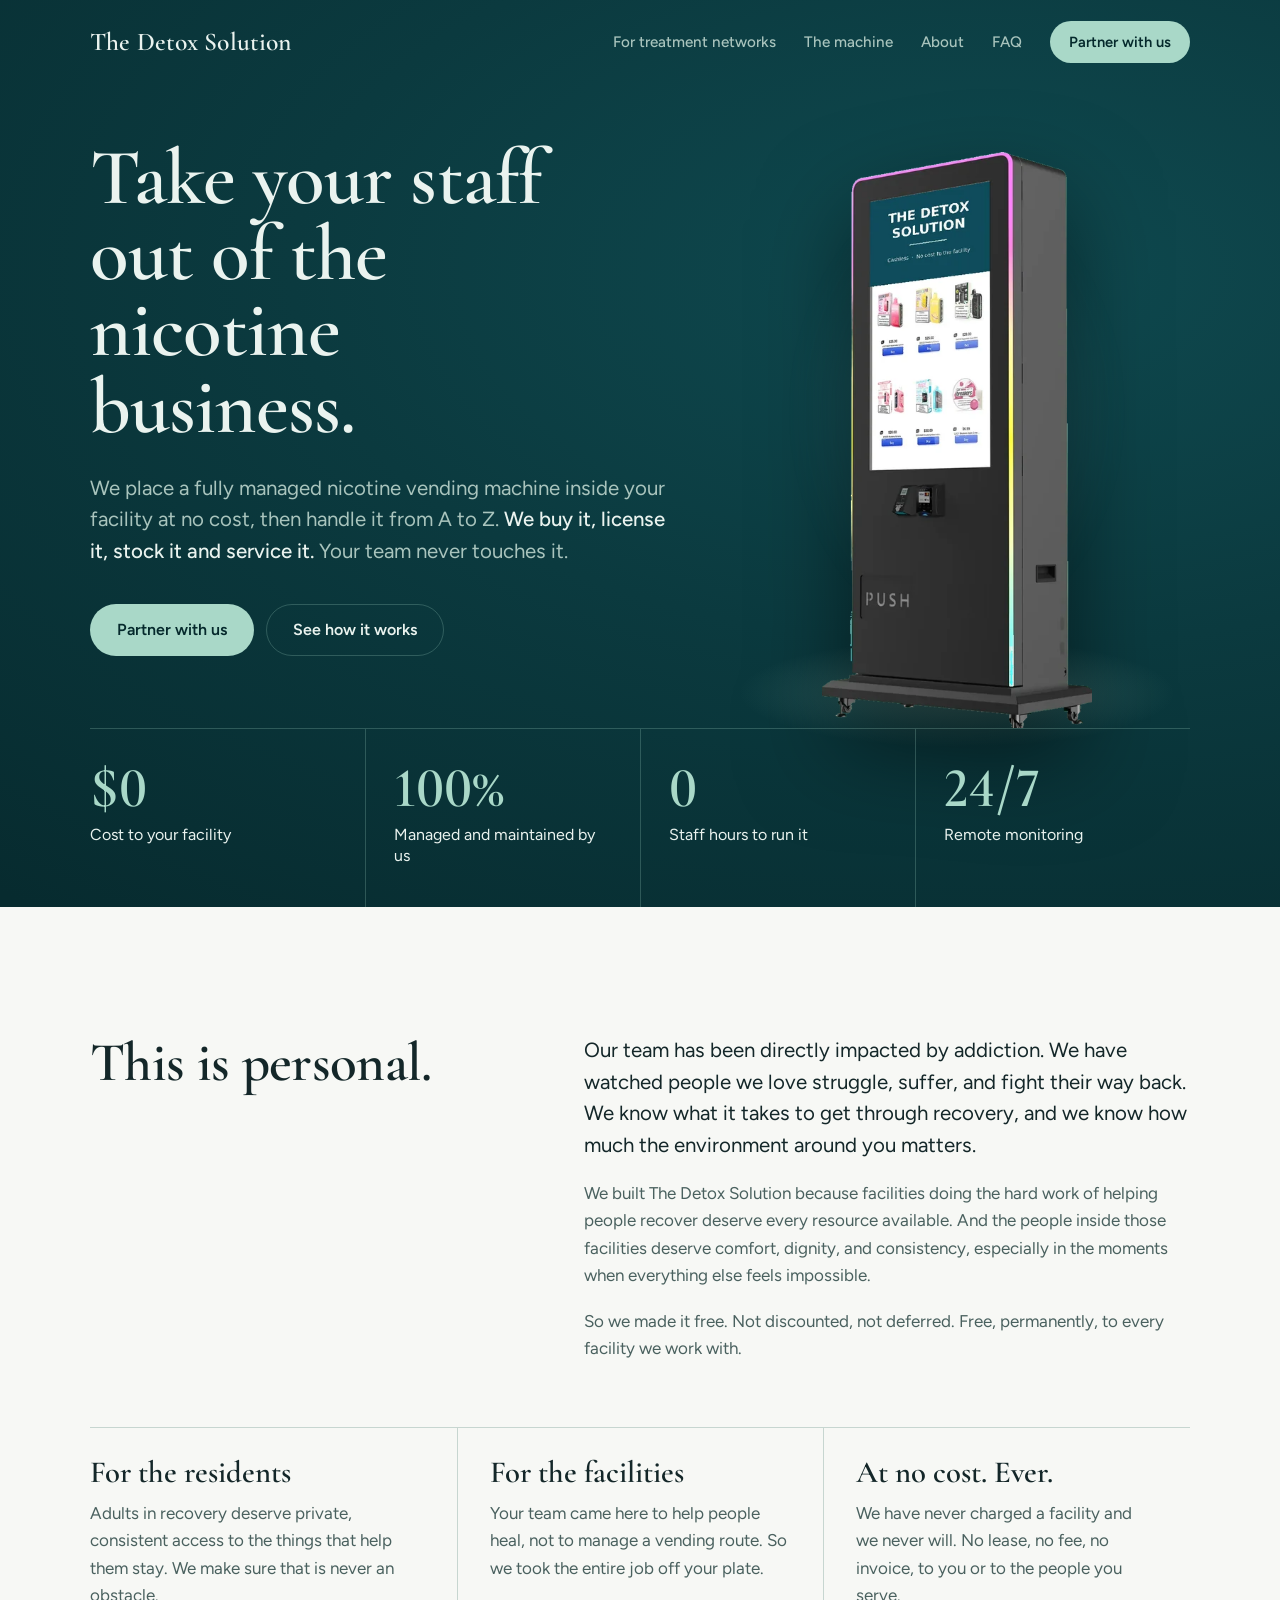
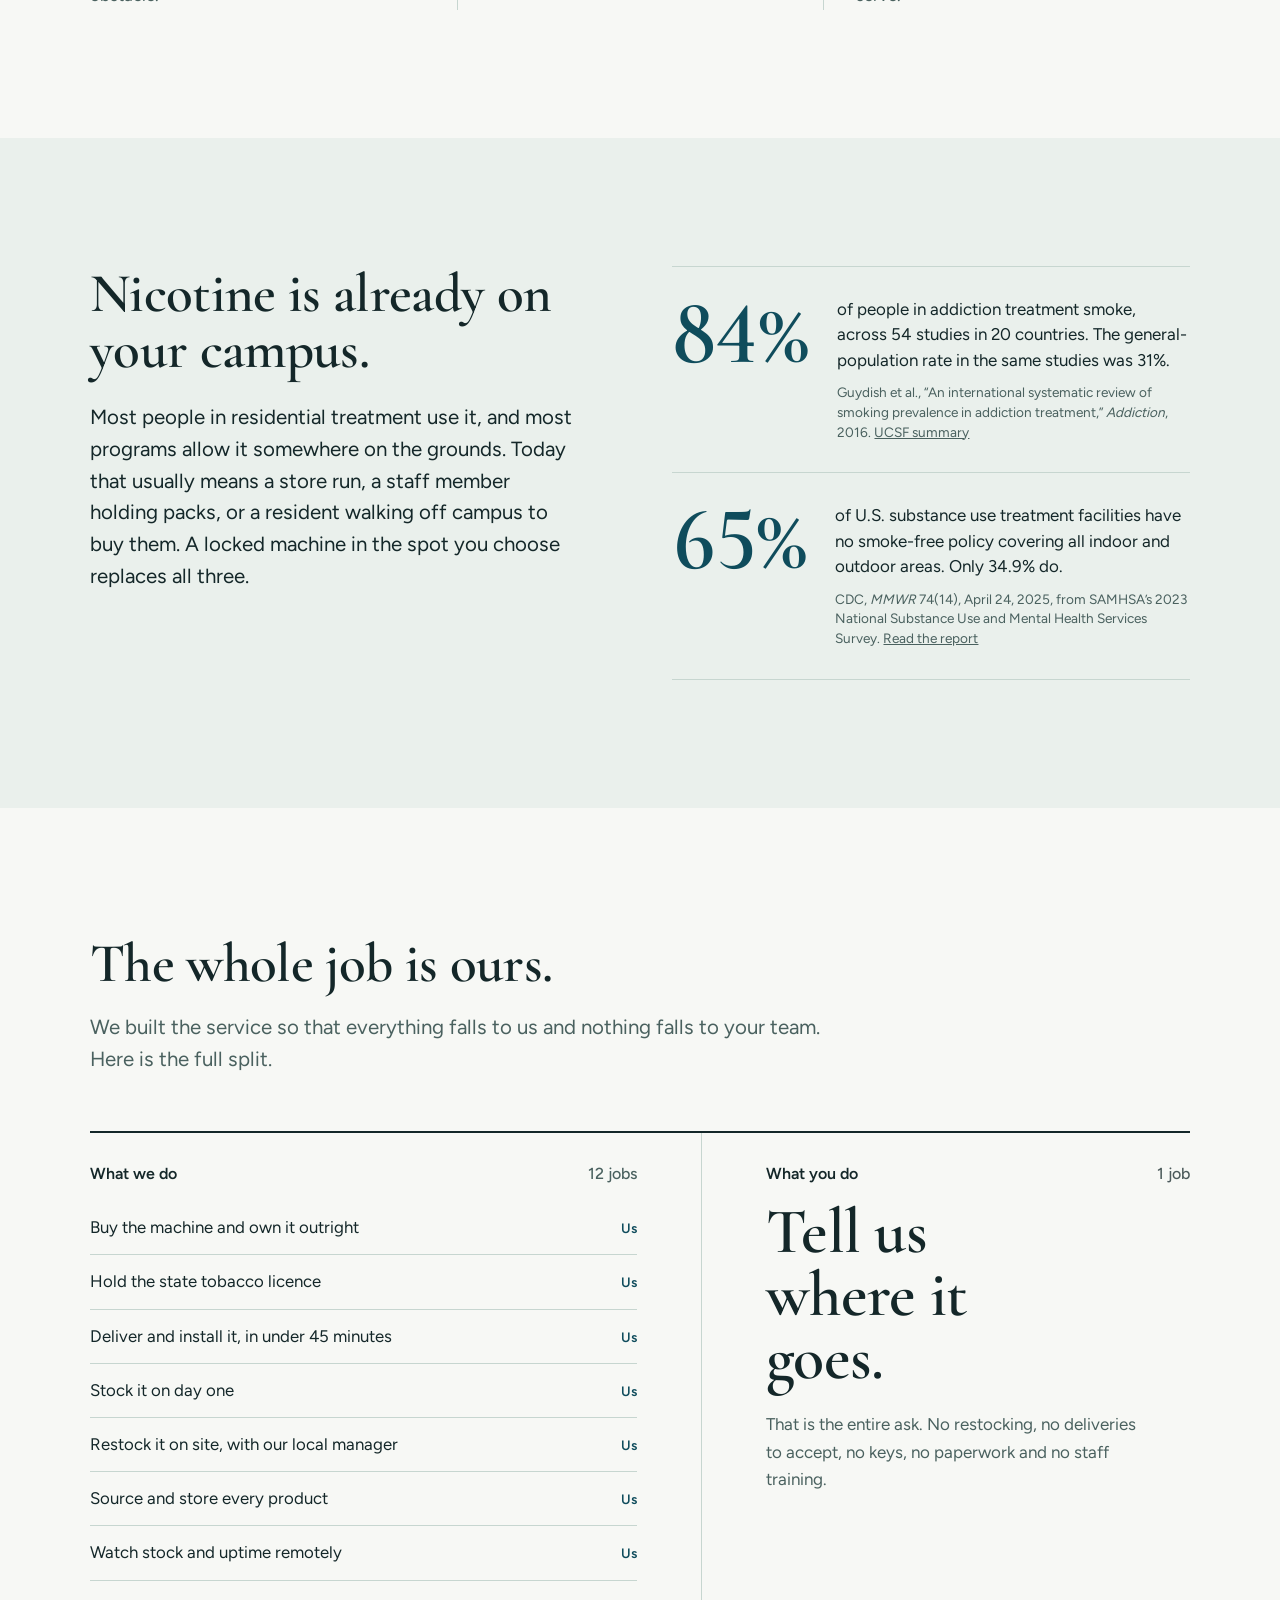
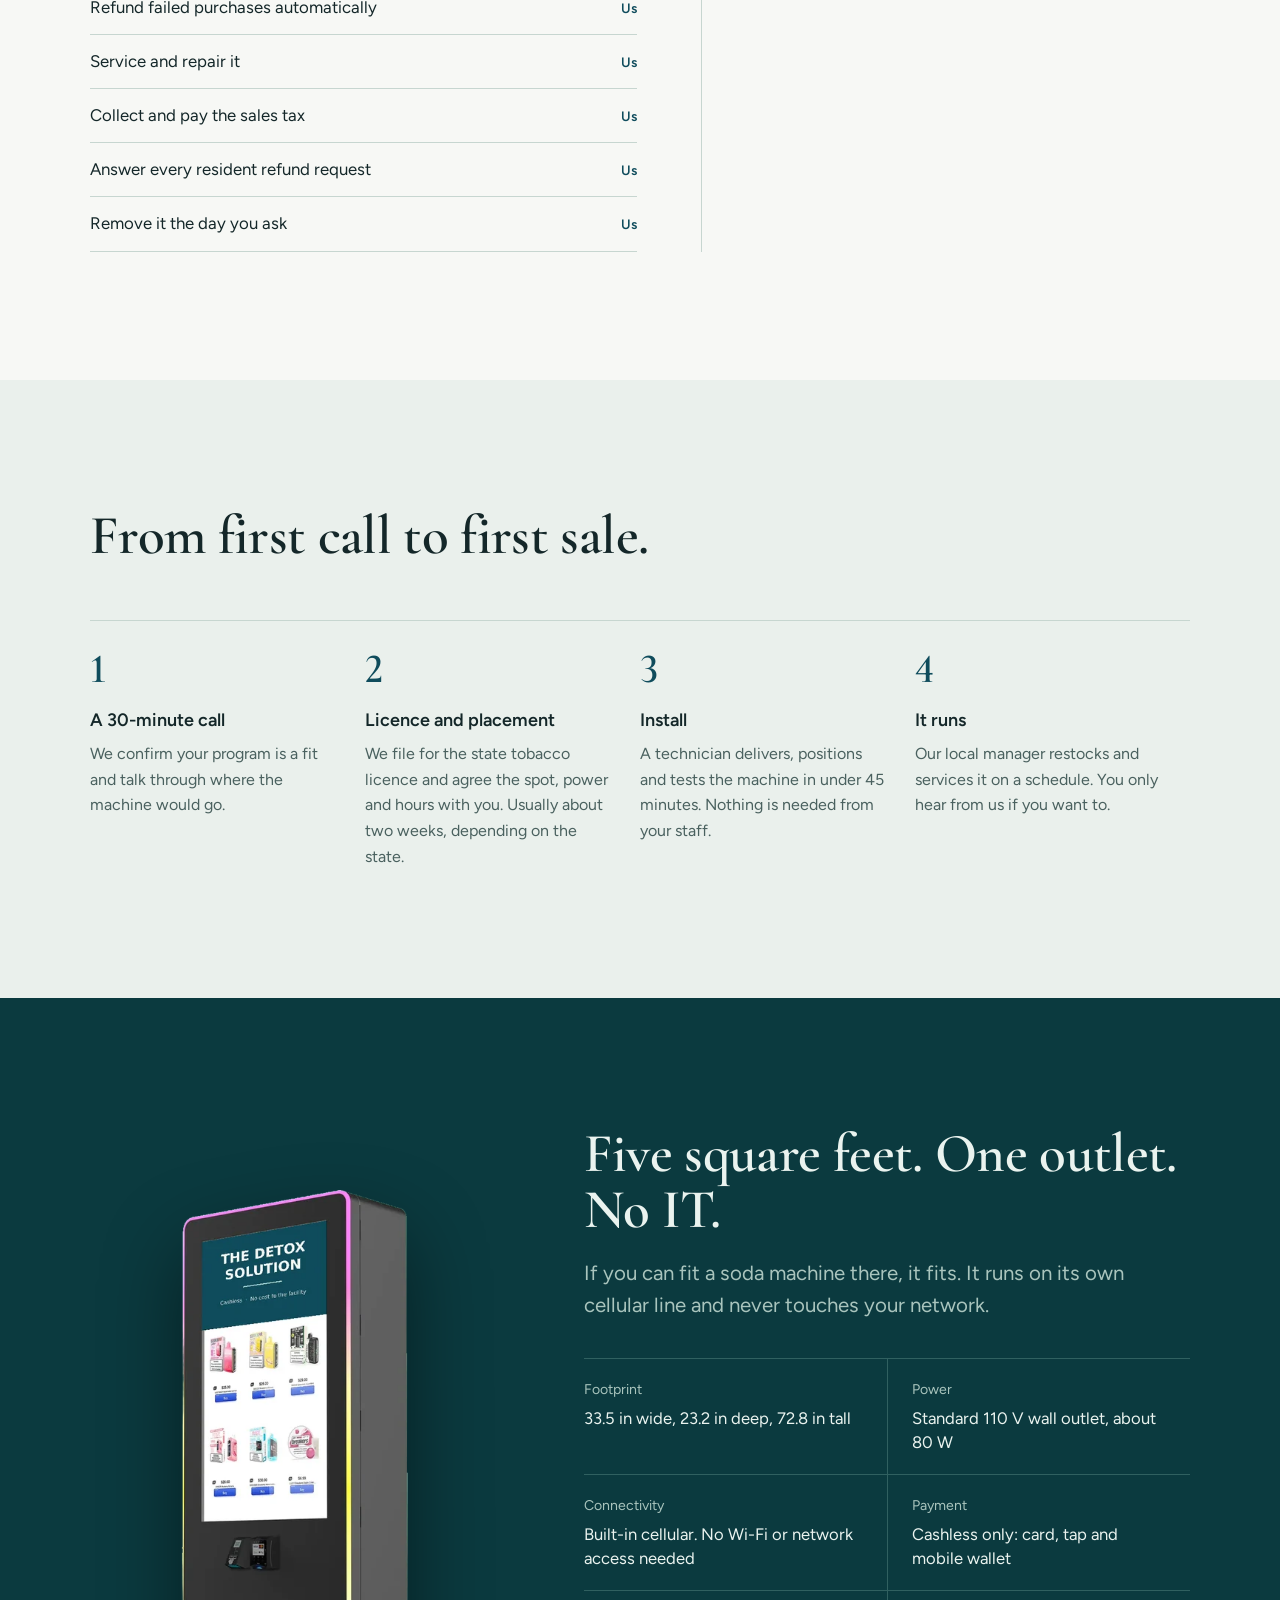
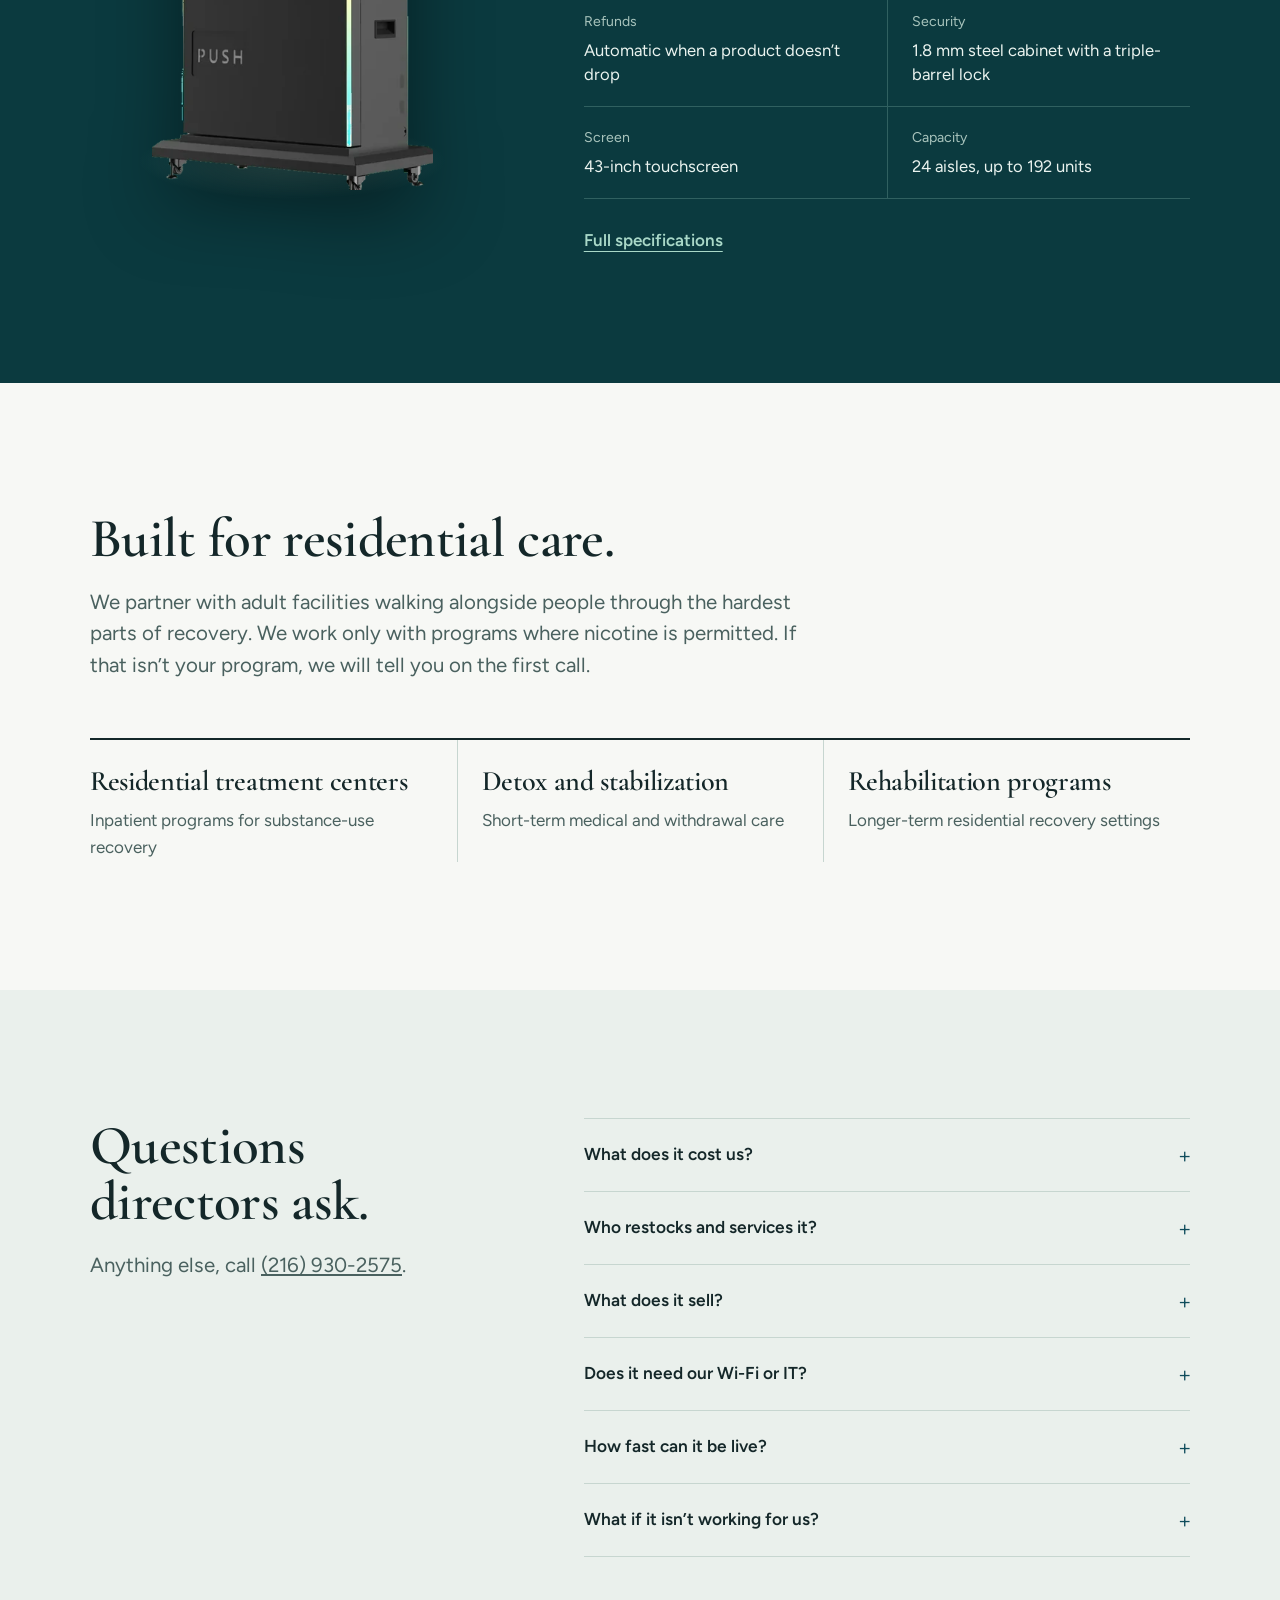
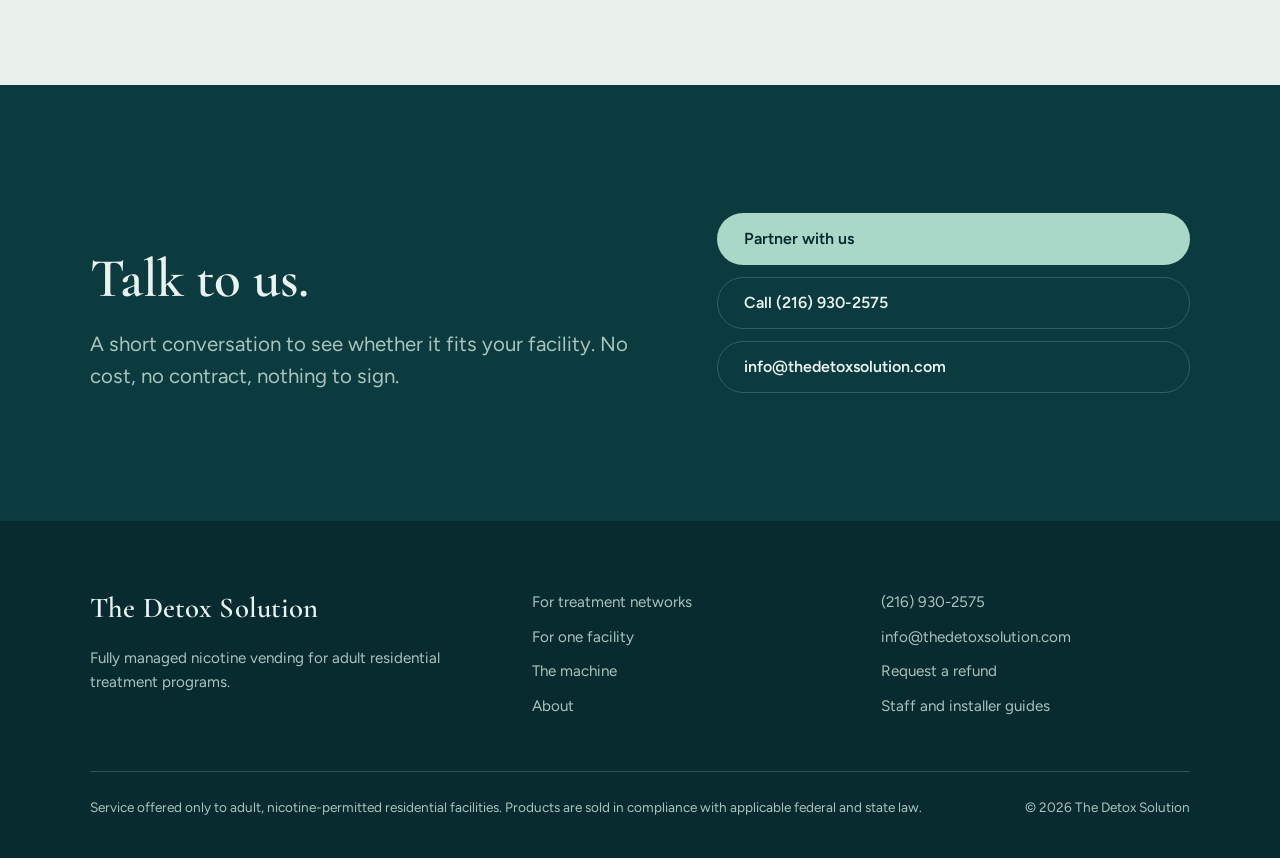
<file: index.html>
<!DOCTYPE html>
<html lang="en">
<head>
<meta charset="utf-8">
<meta name="viewport" content="width=device-width, initial-scale=1">
<title>The Detox Solution: Nicotine vending for adult residential treatment</title>
<meta name="description" content="A fully managed nicotine vending machine inside your facility at no cost. We buy it, license it, stock it and service it, and your team never touches it.">
<link rel="canonical" href="https://thedetoxsolution.com/">
<meta name="theme-color" content="#0B3A3F">
<meta property="og:type" content="website">
<meta property="og:site_name" content="The Detox Solution">
<meta property="og:title" content="The Detox Solution: Nicotine vending for adult residential treatment">
<meta property="og:description" content="Take your staff out of the nicotine business. A fully managed machine inside your facility, at no cost to you.">
<meta property="og:url" content="https://thedetoxsolution.com/">
<meta property="og:image" content="https://thedetoxsolution.com/assets/og-home.jpg">
<meta property="og:image:width" content="1200">
<meta property="og:image:height" content="630">
<meta name="twitter:card" content="summary_large_image">
<link rel="icon" href="/favicon.svg" type="image/svg+xml">
<link rel="preload" href="/assets/fonts/cormorant-garamond-latin-600-normal.woff2" as="font" type="font/woff2" crossorigin>
<link rel="preload" href="/assets/fonts/figtree-latin-wght-normal.woff2" as="font" type="font/woff2" crossorigin>
<link rel="preload" as="image" href="/assets/machine-586.webp" imagesrcset="/assets/machine-380.webp 380w, /assets/machine-586.webp 586w" imagesizes="(max-width:1020px) 230px, 300px">
<link rel="stylesheet" href="/assets/site.css">
</head>
<body>
<a class="skip" href="#main">Skip to content</a>

<header class="site-head">
  <div class="wrap">
    <a class="wordmark" href="/">The Detox Solution</a>
    <nav class="nav" aria-label="Main">
      <a href="/networks.html">For treatment networks</a>
      <a href="/machine.html">The machine</a>
      <a href="/about.html">About</a>
      <a href="#faq">FAQ</a>
      <a class="btn btn-glass" href="/contact.html">Partner with us</a>
      <details class="menu">
        <summary>Menu</summary>
        <div class="menu-panel">
          <a href="/networks.html">For treatment networks</a>
                    <a href="/machine.html">The machine</a>
          <a href="/about.html">About</a>
          <a href="#faq">FAQ</a>
          <a href="/contact.html">Partner with us</a>
        </div>
      </details>
    </nav>
  </div>
</header>

<main id="main">
<section class="hero">
  <div class="wrap">
    <div class="hero-grid">
      <div class="hero-copy">
        <h1>Take your staff out of the nicotine business.</h1>
        <p class="lead">We place a fully managed nicotine vending machine inside your facility at no cost, then handle it from A to Z. <strong>We buy it, license it, stock it and service it.</strong> Your team never touches it.</p>
        <div class="hero-actions">
          <a class="btn btn-glass" href="/contact.html">Partner with us</a>
          <a class="btn btn-ghost" href="#how">See how it works</a>
        </div>
      </div>
      <div class="hero-stage">
        <img class="hero-machine" src="/assets/machine-586.webp" srcset="/assets/machine-380.webp 380w, /assets/machine-586.webp 586w" sizes="(max-width:1020px) 230px, 300px" width="586" height="1250" alt="The Detox Solution nicotine vending machine: a tall black cabinet with a touchscreen and card reader" fetchpriority="high">
      </div>
    </div>
    <div class="zeros zeros-4" role="list">
      <div class="zero" role="listitem"><b>$0</b><span>Cost to your facility</span></div>
      <div class="zero" role="listitem"><b>100%</b><span>Managed and maintained by us</span></div>
      <div class="zero" role="listitem"><b>0</b><span>Staff hours to run it</span></div>
      <div class="zero" role="listitem"><b>24/7</b><span>Remote monitoring</span></div>
    </div>
  </div>
</section>

<section class="band paper" aria-labelledby="story">
  <div class="wrap story">
    <div>
      <h2 id="story">This is personal.</h2>
    </div>
    <div class="story-copy">
      <p class="lead">Our team has been directly impacted by addiction. We have watched people we love struggle, suffer, and fight their way back. We know what it takes to get through recovery, and we know how much the environment around you matters.</p>
      <p>We built The Detox Solution because facilities doing the hard work of helping people recover deserve every resource available. And the people inside those facilities deserve comfort, dignity, and consistency, especially in the moments when everything else feels impossible.</p>
      <p>So we made it free. Not discounted, not deferred. Free, permanently, to every facility we work with.</p>
    </div>
  </div>
  <div class="wrap">
    <div class="three">
      <div><h3>For the residents</h3><p>Adults in recovery deserve private, consistent access to the things that help them stay. We make sure that is never an obstacle.</p></div>
      <div><h3>For the facilities</h3><p>Your team came here to help people heal, not to manage a vending route. So we took the entire job off your plate.</p></div>
      <div><h3>At no cost. Ever.</h3><p>We have never charged a facility and we never will. No lease, no fee, no invoice, to you or to the people you serve.</p></div>
    </div>
  </div>
</section>

<section class="band mist" aria-labelledby="ev">
  <div class="wrap evidence">
    <div>
      <h2 id="ev">Nicotine is already on your campus.</h2>
      <p class="lead">Most people in residential treatment use it, and most programs allow it somewhere on the grounds. Today that usually means a store run, a staff member holding packs, or a resident walking off campus to buy them. A locked machine in the spot you choose replaces all three.</p>
    </div>
    <div class="stats">
      <div class="stat">
        <b>84%</b>
        <p>of people in addiction treatment smoke, across 54 studies in 20 countries. The general-population rate in the same studies was 31%.
          <cite>Guydish et al., “An international systematic review of smoking prevalence in addiction treatment,” <i>Addiction</i>, 2016. <a href="https://www.ucsf.edu/news/2015/09/131661/around-world-those-treated-addiction-far-more-likely-smoke">UCSF summary</a></cite></p>
      </div>
      <div class="stat">
        <b>65%</b>
        <p>of U.S. substance use treatment facilities have no smoke-free policy covering all indoor and outdoor areas. Only 34.9% do.
          <cite>CDC, <i>MMWR</i> 74(14), April 24, 2025, from SAMHSA’s 2023 National Substance Use and Mental Health Services Survey. <a href="https://www.cdc.gov/mmwr/volumes/74/wr/mm7414a3.htm">Read the report</a></cite></p>
      </div>
    </div>
  </div>
</section>

<section class="band paper" aria-labelledby="ledger">
  <div class="wrap">
    <div class="ledger-head">
      <h2 id="ledger">The whole job is ours.</h2>
      <p class="lead muted">We built the service so that everything falls to us and nothing falls to your team. Here is the full split.</p>
    </div>
    <div class="ledger">
      <div class="ledger-col">
        <p class="ledger-label">What we do <em>12 jobs</em></p>
        <ul class="ledger-list">
          <li>Buy the machine and own it outright</li>
          <li>Hold the state tobacco licence</li>
          <li>Deliver and install it, in under 45 minutes</li>
          <li>Stock it on day one</li>
          <li>Restock it on site, with our local manager</li>
          <li>Source and store every product</li>
          <li>Watch stock and uptime remotely</li>
          <li>Refund failed purchases automatically</li>
          <li>Service and repair it</li>
          <li>Collect and pay the sales tax</li>
          <li>Answer every resident refund request</li>
          <li>Remove it the day you ask</li>
        </ul>
      </div>
      <div class="ledger-col">
        <div class="you">
          <p class="ledger-label">What you do <em>1 job</em></p>
          <p class="display">Tell us where it goes.</p>
          <p class="muted">That is the entire ask. No restocking, no deliveries to accept, no keys, no paperwork and no staff training.</p>
        </div>
      </div>
    </div>
  </div>
</section>

<section class="band mist" aria-labelledby="how">
  <div class="wrap">
    <h2 id="how">From first call to first sale.</h2>
    <ol class="steps">
      <li><h3>A 30-minute call</h3><p>We confirm your program is a fit and talk through where the machine would go.</p></li>
      <li><h3>Licence and placement</h3><p>We file for the state tobacco licence and agree the spot, power and hours with you. Usually about two weeks, depending on the state.</p></li>
      <li><h3>Install</h3><p>A technician delivers, positions and tests the machine in under 45 minutes. Nothing is needed from your staff.</p></li>
      <li><h3>It runs</h3><p>Our local manager restocks and services it on a schedule. You only hear from us if you want to.</p></li>
    </ol>
  </div>
</section>

<section class="band dark" aria-labelledby="machine">
  <div class="wrap machine-grid">
    <div class="machine-figure">
      <img src="/assets/machine-586.webp" srcset="/assets/machine-380.webp 380w, /assets/machine-586.webp 586w" sizes="(max-width:700px) 210px, 290px" width="586" height="1250" alt="The machine from a three-quarter angle" loading="lazy" decoding="async">
    </div>
    <div>
      <h2 id="machine">Five square feet. One outlet. No IT.</h2>
      <p class="lead muted" style="margin-top:20px">If you can fit a soda machine there, it fits. It runs on its own cellular line and never touches your network.</p>
      <dl class="specs">
        <div><dt>Footprint</dt><dd>33.5 in wide, 23.2 in deep, 72.8 in tall</dd></div>
        <div><dt>Power</dt><dd>Standard 110 V wall outlet, about 80 W</dd></div>
        <div><dt>Connectivity</dt><dd>Built-in cellular. No Wi-Fi or network access needed</dd></div>
        <div><dt>Payment</dt><dd>Cashless only: card, tap and mobile wallet</dd></div>
        <div><dt>Refunds</dt><dd>Automatic when a product doesn’t drop</dd></div>
        <div><dt>Security</dt><dd>1.8 mm steel cabinet with a triple-barrel lock</dd></div>
        <div><dt>Screen</dt><dd>43-inch touchscreen</dd></div>
        <div><dt>Capacity</dt><dd>24 aisles, up to 192 units</dd></div>
      </dl>
      <a class="textlink" href="/machine.html">Full specifications</a>
    </div>
  </div>
</section>

<section class="band paper" aria-labelledby="serve">
  <div class="wrap">
    <div class="ledger-head">
      <h2 id="serve">Built for residential care.</h2>
      <p class="lead muted">We partner with adult facilities walking alongside people through the hardest parts of recovery. We work only with programs where nicotine is permitted. If that isn’t your program, we will tell you on the first call.</p>
    </div>
    <ul class="serve">
      <li><p class="display">Residential treatment centers</p><p>Inpatient programs for substance-use recovery</p></li>
      <li><p class="display">Detox and stabilization</p><p>Short-term medical and withdrawal care</p></li>
      <li><p class="display">Rehabilitation programs</p><p>Longer-term residential recovery settings</p></li>
    </ul>
  </div>
</section>

<section class="band mist" id="faq" aria-labelledby="faqh">
  <div class="wrap faq-grid">
    <div>
      <h2 id="faqh">Questions directors ask.</h2>
      <p class="lead muted" style="margin-top:20px">Anything else, call <a href="tel:+12169302575">(216) 930-2575</a>.</p>
    </div>
    <div class="faq">
      <details><summary>What does it cost us?</summary><p>Nothing. There is no lease, fee, invoice or minimum. We buy the machine, the product and the service. Resident purchases fund the program.</p></details>
      <details><summary>Who restocks and services it?</summary><p>Our local manager, on site. Your staff never loads product, opens the machine, accepts a delivery or handles a refund.</p></details>
      <details><summary>What does it sell?</summary><p>Nicotine products we agree with you before install, within state law. You can change the list, the hours and the house rules at any time.</p></details>
      <details><summary>Does it need our Wi-Fi or IT?</summary><p>No. It runs on its own cellular connection and needs only a standard outlet. There is nothing for IT to review.</p></details>
      <details><summary>How fast can it be live?</summary><p>Usually about two weeks for the state licence, depending on the state. The install itself takes under 45 minutes.</p></details>
      <details><summary>What if it isn’t working for us?</summary><p>Tell us and we remove it at no cost. There is no contract to get out of.</p></details>
    </div>
  </div>
</section>

<section class="band dark cta" aria-labelledby="talk">
  <div class="wrap cta-grid">
    <div>
      <h2 id="talk">Talk to us.</h2>
      <p class="lead">A short conversation to see whether it fits your facility. No cost, no contract, nothing to sign.</p>
    </div>
    <div class="cta-actions">
      <a class="btn btn-glass" href="/contact.html">Partner with us</a>
      <a class="btn btn-ghost" href="tel:+12169302575">Call (216) 930-2575</a>
      <a class="btn btn-ghost" href="mailto:info@thedetoxsolution.com">info@thedetoxsolution.com</a>
    </div>
  </div>
</section>
</main>

<footer class="site-foot">
  <div class="wrap">
    <div class="foot-grid">
      <div>
        <a class="wordmark" href="/">The Detox Solution</a>
        <p style="margin-top:14px;max-width:26em">Fully managed nicotine vending for adult residential treatment programs.</p>
      </div>
      <ul>
        <li><a href="/networks.html">For treatment networks</a></li>
        <li><a href="/contact.html">For one facility</a></li>
        <li><a href="/machine.html">The machine</a></li>
        <li><a href="/about.html">About</a></li>
      </ul>
      <ul>
        <li><a href="tel:+12169302575">(216) 930-2575</a></li>
        <li><a href="mailto:info@thedetoxsolution.com">info@thedetoxsolution.com</a></li>
        <li><a href="/refund.html">Request a refund</a></li>
        <li><a href="/start.html">Staff and installer guides</a></li>
      </ul>
    </div>
    <div class="foot-note">
      <p>Service offered only to adult, nicotine-permitted residential facilities. Products are sold in compliance with applicable federal and state law.</p>
      <p>© 2026 The Detox Solution</p>
    </div>
  </div>
</footer>
</body>
</html>
</file>
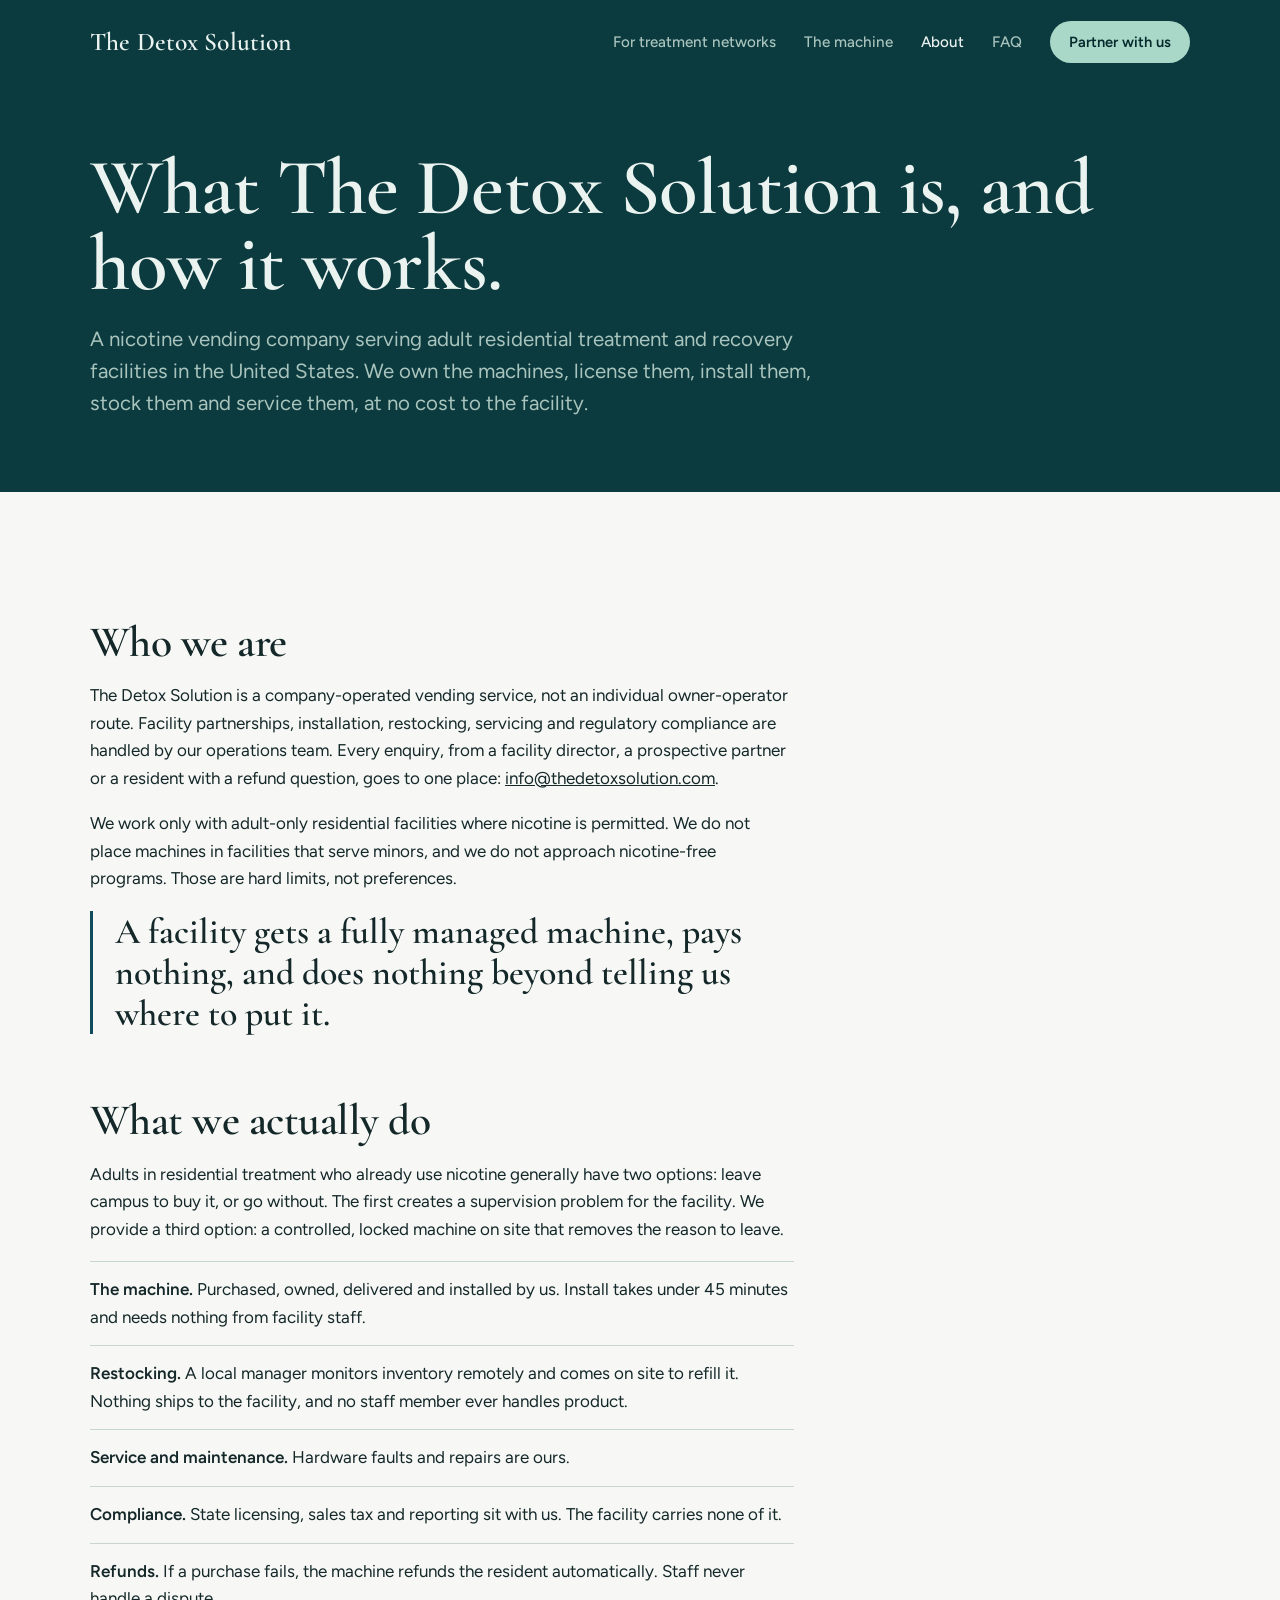
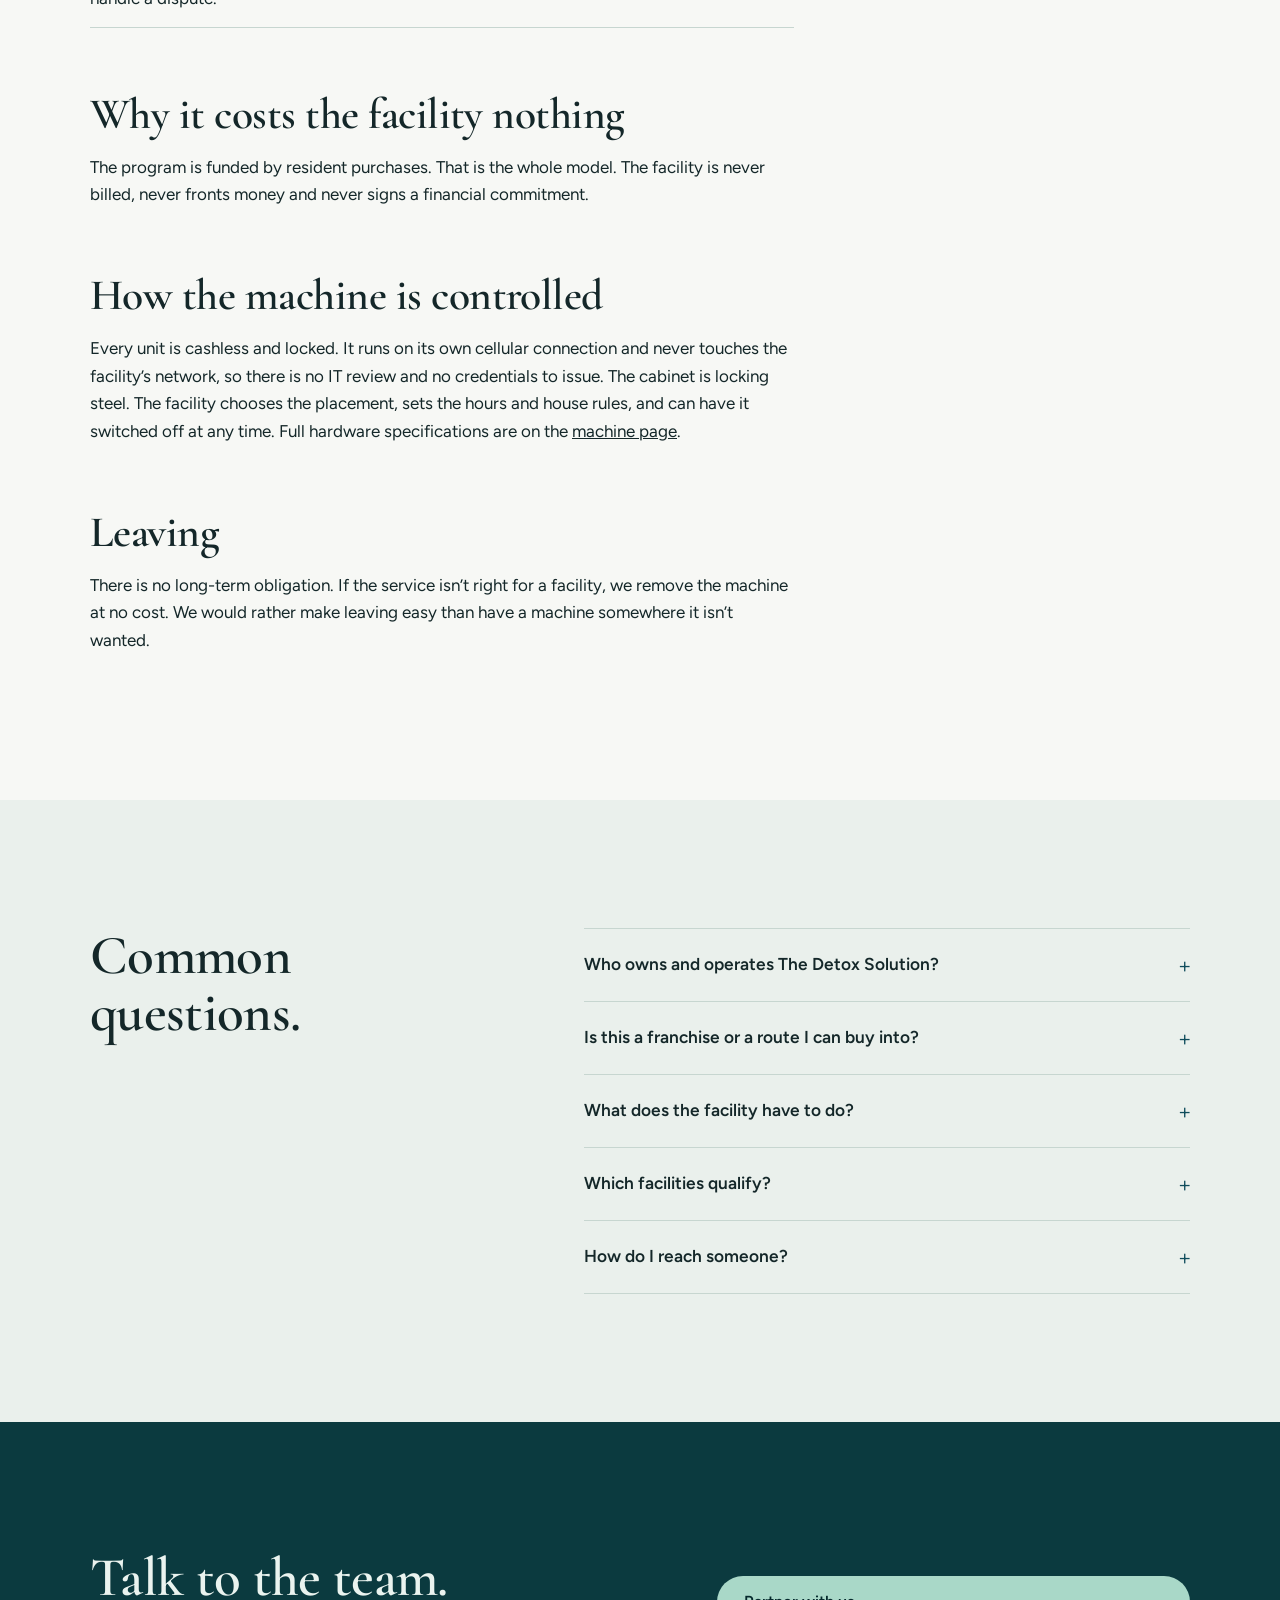
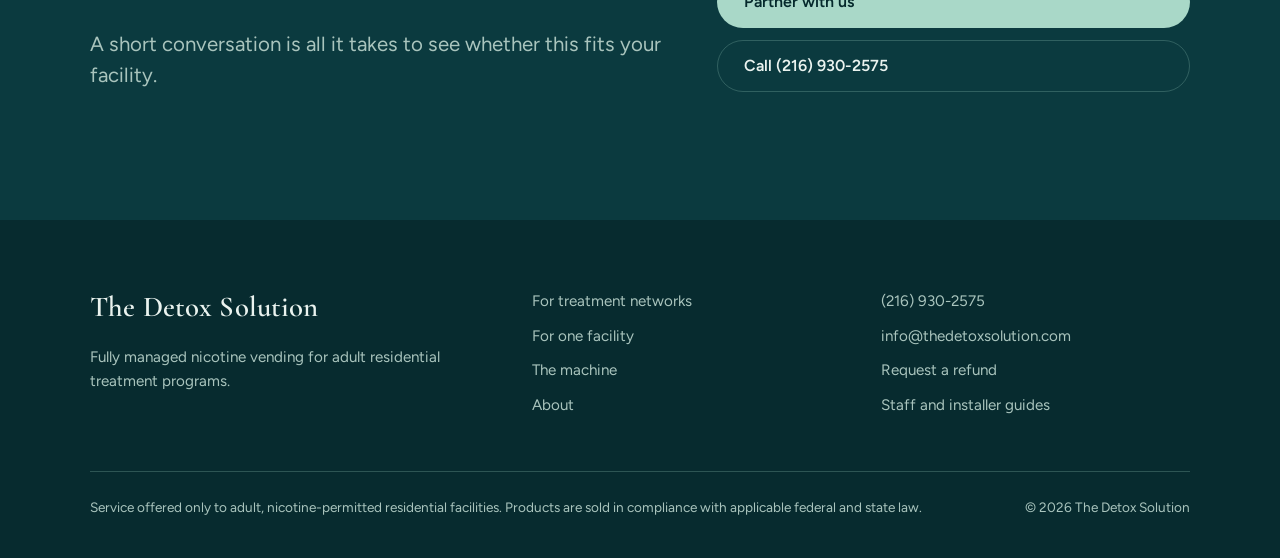
<file: about.html>
<!DOCTYPE html>
<html lang="en">
<head>
<meta charset="utf-8">
<meta name="viewport" content="width=device-width, initial-scale=1">
<title>About The Detox Solution: who we are and how it works</title>
<meta name="description" content="The Detox Solution is a nicotine vending company serving adult residential treatment and recovery facilities in the United States. We own, license, install, stock and service the machines at no cost to the facility.">
<link rel="canonical" href="https://thedetoxsolution.com/about.html">
<meta name="theme-color" content="#0B3A3F">
<meta property="og:type" content="website">
<meta property="og:site_name" content="The Detox Solution">
<meta property="og:title" content="About The Detox Solution">
<meta property="og:description" content="A fully managed nicotine machine for adult residential treatment programs. The facility pays nothing and does nothing beyond choosing the spot.">
<meta property="og:url" content="https://thedetoxsolution.com/about.html">
<meta property="og:image" content="https://thedetoxsolution.com/assets/og-home.jpg">
<meta name="twitter:card" content="summary_large_image">
<link rel="icon" href="/favicon.svg" type="image/svg+xml">
<link rel="preload" href="/assets/fonts/cormorant-garamond-latin-600-normal.woff2" as="font" type="font/woff2" crossorigin>
<link rel="preload" href="/assets/fonts/figtree-latin-wght-normal.woff2" as="font" type="font/woff2" crossorigin>
<link rel="stylesheet" href="/assets/site.css">
<style>
  .prose{max-width:44rem}
  .prose h2{font-size:clamp(2rem,3.4vw,2.8rem);margin:64px 0 18px}
  .prose h2:first-child{margin-top:0}
  .prose p{margin:0 0 18px}
  .prose ul{margin:0 0 18px;padding:0;list-style:none;border-top:1px solid var(--line)}
  .prose li{padding:14px 0;border-bottom:1px solid var(--line)}
  .prose b{font-weight:600}
  .short{font-family:var(--serif);font-weight:600;font-size:clamp(1.7rem,2.8vw,2.3rem);line-height:1.15;border-left:3px solid var(--teal);padding-left:22px;margin:36px 0}
</style>
<script type="application/ld+json">
{
  "@context": "https://schema.org",
  "@type": "Organization",
  "name": "The Detox Solution",
  "alternateName": "Detox Solution Vending",
  "url": "https://thedetoxsolution.com",
  "logo": "https://thedetoxsolution.com/favicon.svg",
  "description": "The Detox Solution is a nicotine vending company serving adult residential treatment and recovery facilities in the United States. The company owns, installs, stocks, services and monitors the machines at no cost to the facility.",
  "email": "info@thedetoxsolution.com",
  "telephone": "+1-216-930-2575",
  "areaServed": { "@type": "Country", "name": "United States" },
  "knowsAbout": ["Nicotine vending", "Residential treatment facilities", "Unattended retail"],
  "contactPoint": [{
    "@type": "ContactPoint",
    "contactType": "Facility partnerships",
    "email": "info@thedetoxsolution.com",
    "telephone": "+1-216-930-2575",
    "areaServed": "US",
    "availableLanguage": "English"
  }]
}
</script>
<script type="application/ld+json">
{
  "@context": "https://schema.org",
  "@type": "FAQPage",
  "mainEntity": [
    {"@type": "Question", "name": "Who owns and operates The Detox Solution?",
     "acceptedAnswer": {"@type": "Answer", "text": "The Detox Solution is a company-operated nicotine vending service. Facility partnerships, installation, restocking, servicing and compliance are handled by the company's operations team. All enquiries go to info@thedetoxsolution.com."}},
    {"@type": "Question", "name": "What does The Detox Solution do?",
     "acceptedAnswer": {"@type": "Answer", "text": "The Detox Solution places and fully manages nicotine vending machines inside adult residential treatment and recovery facilities. The company owns the machine, installs it, stocks it, services it and carries the licensing and compliance. The facility pays nothing."}},
    {"@type": "Question", "name": "How much does it cost a facility?",
     "acceptedAnswer": {"@type": "Answer", "text": "Nothing. There is no purchase, lease, fee or contract."}},
    {"@type": "Question", "name": "Which facilities does The Detox Solution work with?",
     "acceptedAnswer": {"@type": "Answer", "text": "Adult-only residential treatment, detox, rehabilitation and behavioral health facilities where nicotine is permitted. The company does not place machines in facilities that serve minors or in nicotine-free programs."}}
  ]
}
</script>
</head>
<body>
<a class="skip" href="#main">Skip to content</a>

<header class="site-head">
  <div class="wrap">
    <a class="wordmark" href="/">The Detox Solution</a>
    <nav class="nav" aria-label="Main">
      <a href="/networks.html">For treatment networks</a>
      <a href="/machine.html">The machine</a>
      <a href="/about.html" aria-current="page">About</a>
      <a href="/#faq">FAQ</a>
      <a class="btn btn-glass" href="/contact.html">Partner with us</a>
      <details class="menu">
        <summary>Menu</summary>
        <div class="menu-panel">
          <a href="/">Home</a>
          <a href="/networks.html">For treatment networks</a>
                    <a href="/machine.html">The machine</a>
          <a href="/contact.html">Partner with us</a>
        </div>
      </details>
    </nav>
  </div>
</header>

<main id="main">
<section class="page-head">
  <div class="wrap">
    <h1>What The Detox Solution is, and how it works.</h1>
    <p class="lead">A nicotine vending company serving adult residential treatment and recovery facilities in the United States. We own the machines, license them, install them, stock them and service them, at no cost to the facility.</p>
  </div>
</section>

<section class="band paper">
  <div class="wrap">
    <div class="prose">
      <h2>Who we are</h2>
      <p>The Detox Solution is a company-operated vending service, not an individual owner-operator route. Facility partnerships, installation, restocking, servicing and regulatory compliance are handled by our operations team. Every enquiry, from a facility director, a prospective partner or a resident with a refund question, goes to one place: <a href="mailto:info@thedetoxsolution.com">info@thedetoxsolution.com</a>.</p>
      <p>We work only with adult-only residential facilities where nicotine is permitted. We do not place machines in facilities that serve minors, and we do not approach nicotine-free programs. Those are hard limits, not preferences.</p>
      <p class="short">A facility gets a fully managed machine, pays nothing, and does nothing beyond telling us where to put it.</p>

      <h2>What we actually do</h2>
      <p>Adults in residential treatment who already use nicotine generally have two options: leave campus to buy it, or go without. The first creates a supervision problem for the facility. We provide a third option: a controlled, locked machine on site that removes the reason to leave.</p>
      <ul>
        <li><b>The machine.</b> Purchased, owned, delivered and installed by us. Install takes under 45 minutes and needs nothing from facility staff.</li>
        <li><b>Restocking.</b> A local manager monitors inventory remotely and comes on site to refill it. Nothing ships to the facility, and no staff member ever handles product.</li>
        <li><b>Service and maintenance.</b> Hardware faults and repairs are ours.</li>
        <li><b>Compliance.</b> State licensing, sales tax and reporting sit with us. The facility carries none of it.</li>
        <li><b>Refunds.</b> If a purchase fails, the machine refunds the resident automatically. Staff never handle a dispute.</li>
      </ul>

      <h2>Why it costs the facility nothing</h2>
      <p>The program is funded by resident purchases. That is the whole model. The facility is never billed, never fronts money and never signs a financial commitment.</p>

      <h2>How the machine is controlled</h2>
      <p>Every unit is cashless and locked. It runs on its own cellular connection and never touches the facility’s network, so there is no IT review and no credentials to issue. The cabinet is locking steel. The facility chooses the placement, sets the hours and house rules, and can have it switched off at any time. Full hardware specifications are on the <a href="/machine.html">machine page</a>.</p>

      <h2>Leaving</h2>
      <p>There is no long-term obligation. If the service isn’t right for a facility, we remove the machine at no cost. We would rather make leaving easy than have a machine somewhere it isn’t wanted.</p>
    </div>
  </div>
</section>

<section class="band mist" aria-labelledby="faqh">
  <div class="wrap faq-grid">
    <div><h2 id="faqh">Common questions.</h2></div>
    <div class="faq">
      <details><summary>Who owns and operates The Detox Solution?</summary><p>The Detox Solution is company-operated. Facility partnerships and day-to-day operations are managed by our operations team, reachable at info@thedetoxsolution.com.</p></details>
      <details><summary>Is this a franchise or a route I can buy into?</summary><p>No. We don’t sell routes, territories or franchises, and machines are not sold to third parties. We own and operate every machine we place.</p></details>
      <details><summary>What does the facility have to do?</summary><p>Choose where the machine goes. That is the entire ask. No restocking, no deliveries to accept, no keys, no paperwork and no staff training.</p></details>
      <details><summary>Which facilities qualify?</summary><p>Adult-only residential treatment, detox, rehabilitation and behavioral health facilities where nicotine is permitted. If a program is nicotine-free or serves minors, we are not a fit and we will say so on the first call.</p></details>
      <details><summary>How do I reach someone?</summary><p>Email info@thedetoxsolution.com, call (216) 930-2575, or send us your details on the contact page.</p></details>
    </div>
  </div>
</section>

<section class="band dark cta" aria-labelledby="talk">
  <div class="wrap cta-grid">
    <div>
      <h2 id="talk">Talk to the team.</h2>
      <p class="lead">A short conversation is all it takes to see whether this fits your facility.</p>
    </div>
    <div class="cta-actions">
      <a class="btn btn-glass" href="/contact.html">Partner with us</a>
      <a class="btn btn-ghost" href="tel:+12169302575">Call (216) 930-2575</a>
    </div>
  </div>
</section>
</main>

<footer class="site-foot">
  <div class="wrap">
    <div class="foot-grid">
      <div>
        <a class="wordmark" href="/">The Detox Solution</a>
        <p style="margin-top:14px;max-width:26em">Fully managed nicotine vending for adult residential treatment programs.</p>
      </div>
      <ul>
        <li><a href="/networks.html">For treatment networks</a></li>
        <li><a href="/contact.html">For one facility</a></li>
        <li><a href="/machine.html">The machine</a></li>
        <li><a href="/about.html">About</a></li>
      </ul>
      <ul>
        <li><a href="tel:+12169302575">(216) 930-2575</a></li>
        <li><a href="mailto:info@thedetoxsolution.com">info@thedetoxsolution.com</a></li>
        <li><a href="/refund.html">Request a refund</a></li>
        <li><a href="/start.html">Staff and installer guides</a></li>
      </ul>
    </div>
    <div class="foot-note">
      <p>Service offered only to adult, nicotine-permitted residential facilities. Products are sold in compliance with applicable federal and state law.</p>
      <p>© 2026 The Detox Solution</p>
    </div>
  </div>
</footer>
</body>
</html>
</file>
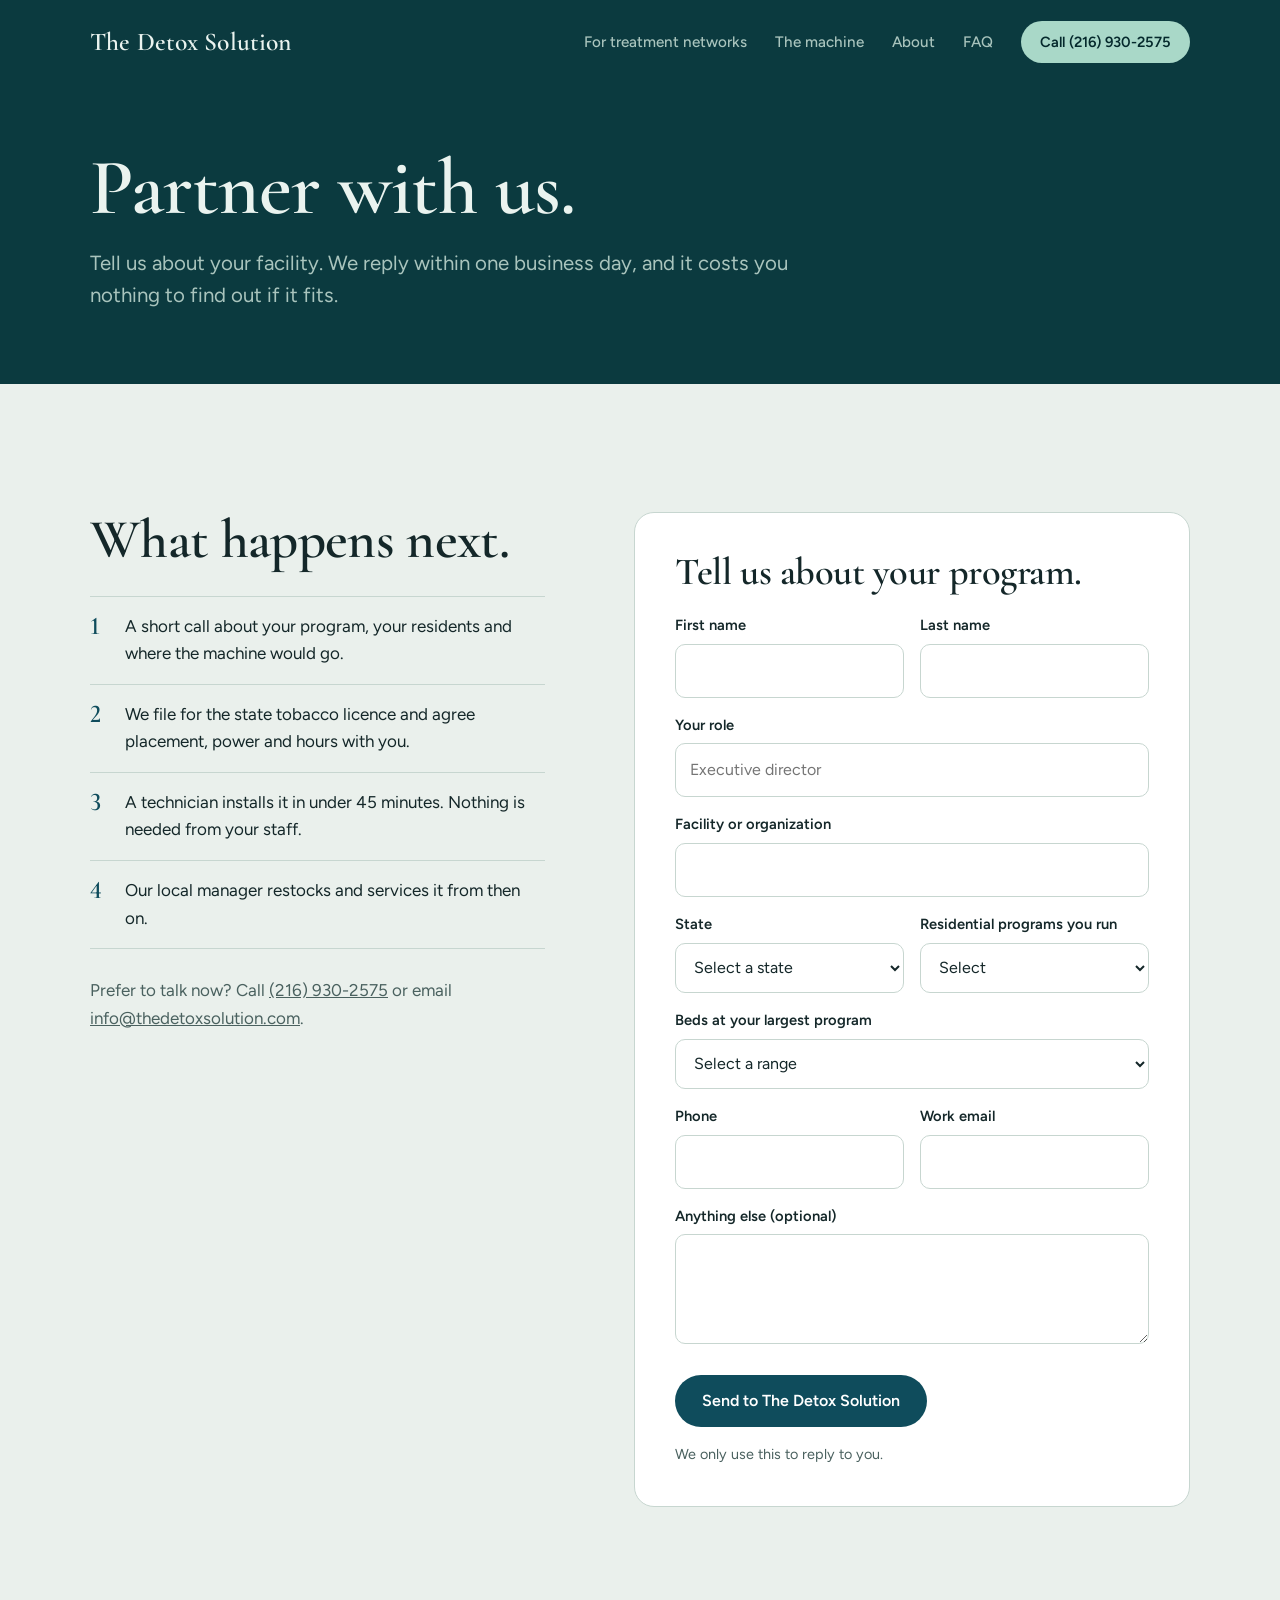
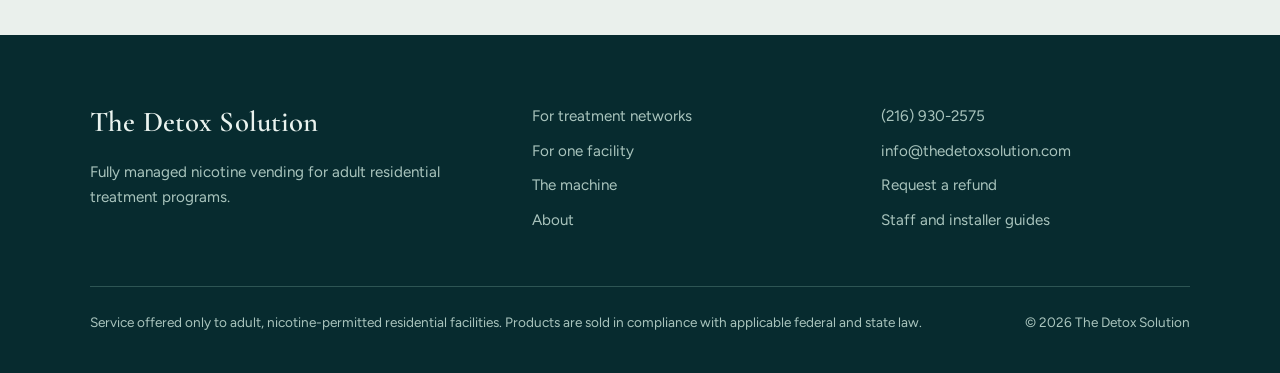
<file: contact.html>
<!DOCTYPE html>
<html lang="en">
<head>
<meta charset="utf-8">
<meta name="viewport" content="width=device-width, initial-scale=1">
<title>Partner with us: The Detox Solution</title>
<meta name="description" content="Tell us about your program and we will reply within one business day. A fully managed nicotine machine, at no cost to your facility.">
<link rel="canonical" href="https://thedetoxsolution.com/contact.html">
<meta name="theme-color" content="#0B3A3F">
<meta property="og:type" content="website">
<meta property="og:site_name" content="The Detox Solution">
<meta property="og:title" content="Partner with The Detox Solution">
<meta property="og:description" content="A fully managed nicotine machine for your adult residential program, at no cost to your facility.">
<meta property="og:url" content="https://thedetoxsolution.com/contact.html">
<meta property="og:image" content="https://thedetoxsolution.com/assets/og-home.jpg">
<meta name="twitter:card" content="summary_large_image">
<link rel="icon" href="/favicon.svg" type="image/svg+xml">
<link rel="preload" href="/assets/fonts/cormorant-garamond-latin-600-normal.woff2" as="font" type="font/woff2" crossorigin>
<link rel="preload" href="/assets/fonts/figtree-latin-wght-normal.woff2" as="font" type="font/woff2" crossorigin>
<link rel="stylesheet" href="/assets/site.css">
<style>
  .contact-grid{display:grid;grid-template-columns:minmax(0,.9fr) minmax(0,1.1fr);gap:clamp(40px,7vw,96px);align-items:start}
  .contact-card{background:#fff;border:1px solid var(--line);border-radius:20px;padding:clamp(24px,4vw,40px)}
  .contact-card h2{font-size:clamp(1.9rem,3vw,2.4rem);margin-bottom:6px}
  .after{list-style:none;margin:28px 0 0;padding:0;counter-reset:a;border-top:1px solid var(--line)}
  .after li{counter-increment:a;display:grid;grid-template-columns:2.2rem 1fr;padding:16px 0;border-bottom:1px solid var(--line)}
  .after li::before{content:counter(a);font-family:var(--serif);font-weight:600;font-size:1.6rem;line-height:1;color:var(--teal);font-variant-numeric:lining-nums}
  .form-error{display:none;color:#8A1F1F;font-weight:500}
  .sent{display:none}
  .sent h2{font-size:2.2rem;margin-bottom:10px}
  .or{display:flex;align-items:center;gap:14px;color:var(--muted);font-size:.9rem;margin:24px 0 16px}
  .or::before,.or::after{content:"";flex:1;border-top:1px solid var(--line)}
  @media (max-width:1020px){.contact-grid{grid-template-columns:1fr}}
</style>
</head>
<body>
<a class="skip" href="#main">Skip to content</a>

<header class="site-head">
  <div class="wrap">
    <a class="wordmark" href="/">The Detox Solution</a>
    <nav class="nav" aria-label="Main">
      <a href="/networks.html">For treatment networks</a>
      <a href="/machine.html">The machine</a>
      <a href="/about.html">About</a>
      <a href="/#faq">FAQ</a>
      <a class="btn btn-glass" href="tel:+12169302575">Call (216) 930-2575</a>
      <details class="menu">
        <summary>Menu</summary>
        <div class="menu-panel">
          <a href="/">Home</a>
          <a href="/networks.html">For treatment networks</a>
          <a href="/machine.html">The machine</a>
          <a href="/about.html">About</a>
          <a href="tel:+12169302575">Call (216) 930-2575</a>
        </div>
      </details>
    </nav>
  </div>
</header>

<main id="main">
<section class="page-head">
  <div class="wrap">
    <h1>Partner with us.</h1>
    <p class="lead">Tell us about your facility. We reply within one business day, and it costs you nothing to find out if it fits.</p>
  </div>
</section>

<section class="band mist">
  <div class="wrap contact-grid">
    <div>
      <h2>What happens next.</h2>
      <ol class="after">
        <li><span>A short call about your program, your residents and where the machine would go.</span></li>
        <li><span>We file for the state tobacco licence and agree placement, power and hours with you.</span></li>
        <li><span>A technician installs it in under 45 minutes. Nothing is needed from your staff.</span></li>
        <li><span>Our local manager restocks and services it from then on.</span></li>
      </ol>
      <p class="muted" style="margin-top:28px">Prefer to talk now? Call <a href="tel:+12169302575">(216) 930-2575</a> or email <a href="mailto:info@thedetoxsolution.com">info@thedetoxsolution.com</a>.</p>
    </div>

    <div class="contact-card">
      <form class="form" id="contactForm" action="https://formspree.io/f/maqkzeqd" method="POST">
        <h2>Tell us about your program.</h2>
        <div class="row">
          <div><label for="fn">First name</label><input id="fn" type="text" name="first_name" autocomplete="given-name" required></div>
          <div><label for="ln">Last name</label><input id="ln" type="text" name="last_name" autocomplete="family-name" required></div>
        </div>
        <div><label for="ti">Your role</label><input id="ti" type="text" name="title" autocomplete="organization-title" placeholder="Executive director" required></div>
        <div><label for="fa">Facility or organization</label><input id="fa" type="text" name="facility" autocomplete="organization" required></div>
        <div class="row">
          <div><label for="st">State</label>
            <select id="st" name="state" required>
              <option value="" disabled selected>Select a state</option>
              <option>Pennsylvania</option><option>Florida</option><option>Ohio</option><option>Tennessee</option><option>More than one state</option><option>Other</option>
            </select></div>
          <div><label for="pr">Residential programs you run</label>
            <select id="pr" name="programs" required>
              <option value="" disabled selected>Select</option>
              <option>1</option><option>2 to 5</option><option>6 to 20</option><option>More than 20</option>
            </select></div>
        </div>
        <div><label for="bc">Beds at your largest program</label>
          <select id="bc" name="bed_count" required>
            <option value="" disabled selected>Select a range</option>
            <option>Under 50 beds</option><option>50 – 100 beds</option><option>100 – 200 beds</option><option>200 – 300 beds</option><option>300+ beds</option>
          </select></div>
        <div class="row">
          <div><label for="ph">Phone</label><input id="ph" type="tel" name="phone" autocomplete="tel" required></div>
          <div><label for="em">Work email</label><input id="em" type="email" name="email" autocomplete="email" required></div>
        </div>
        <div><label for="ms">Anything else (optional)</label><textarea id="ms" name="message"></textarea></div>
        <p class="form-error" id="formError" role="alert">That didn’t send. Check your connection and try again, or email info@thedetoxsolution.com.</p>
        <button class="btn btn-teal" type="submit">Send to The Detox Solution</button>
        <p class="muted" style="font-size:.9rem">We only use this to reply to you.</p>
      </form>
      <div class="sent" id="successMsg" role="status">
        <h2>Sent. We’ll be in touch.</h2>
        <p class="muted">Expect a reply within one business day. If it’s urgent, call (216) 930-2575.</p>
      </div>
    </div>
  </div>
</section>
</main>

<footer class="site-foot">
  <div class="wrap">
    <div class="foot-grid">
      <div>
        <a class="wordmark" href="/">The Detox Solution</a>
        <p style="margin-top:14px;max-width:26em">Fully managed nicotine vending for adult residential treatment programs.</p>
      </div>
      <ul>
        <li><a href="/networks.html">For treatment networks</a></li>
        <li><a href="/contact.html">For one facility</a></li>
        <li><a href="/machine.html">The machine</a></li>
        <li><a href="/about.html">About</a></li>
      </ul>
      <ul>
        <li><a href="tel:+12169302575">(216) 930-2575</a></li>
        <li><a href="mailto:info@thedetoxsolution.com">info@thedetoxsolution.com</a></li>
        <li><a href="/refund.html">Request a refund</a></li>
        <li><a href="/start.html">Staff and installer guides</a></li>
      </ul>
    </div>
    <div class="foot-note">
      <p>Service offered only to adult, nicotine-permitted residential facilities. Products are sold in compliance with applicable federal and state law.</p>
      <p>© 2026 The Detox Solution</p>
    </div>
  </div>
</footer>
<script>
  document.getElementById('contactForm').addEventListener('submit', async function (e) {
    e.preventDefault();
    var form = this, err = document.getElementById('formError');
    err.style.display = 'none';
    try {
      var r = await fetch(form.action, { method: 'POST', body: new FormData(form), headers: { 'Accept': 'application/json' } });
      if (r.ok) { form.style.display = 'none'; document.getElementById('successMsg').style.display = 'block'; }
      else { err.style.display = 'block'; }
    } catch (x) { err.style.display = 'block'; }
  });
</script>
</body>
</html>
</file>
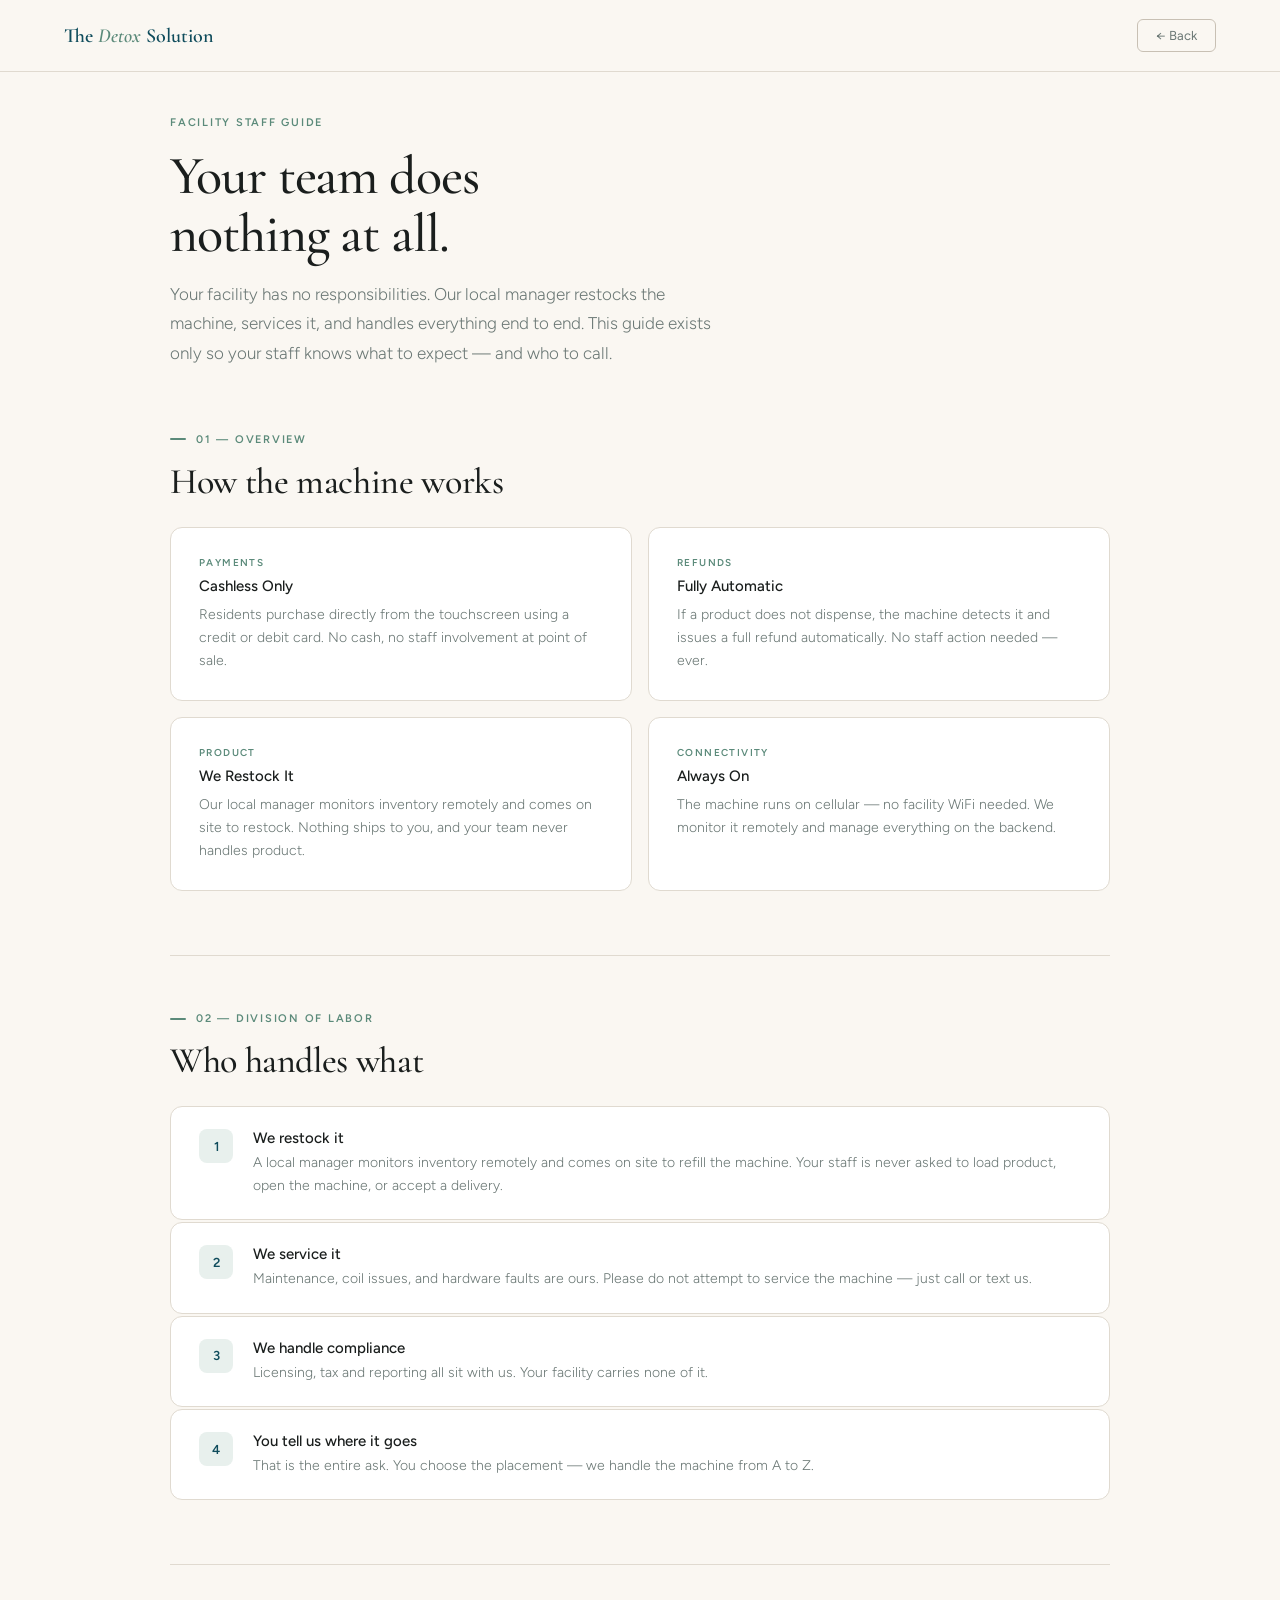
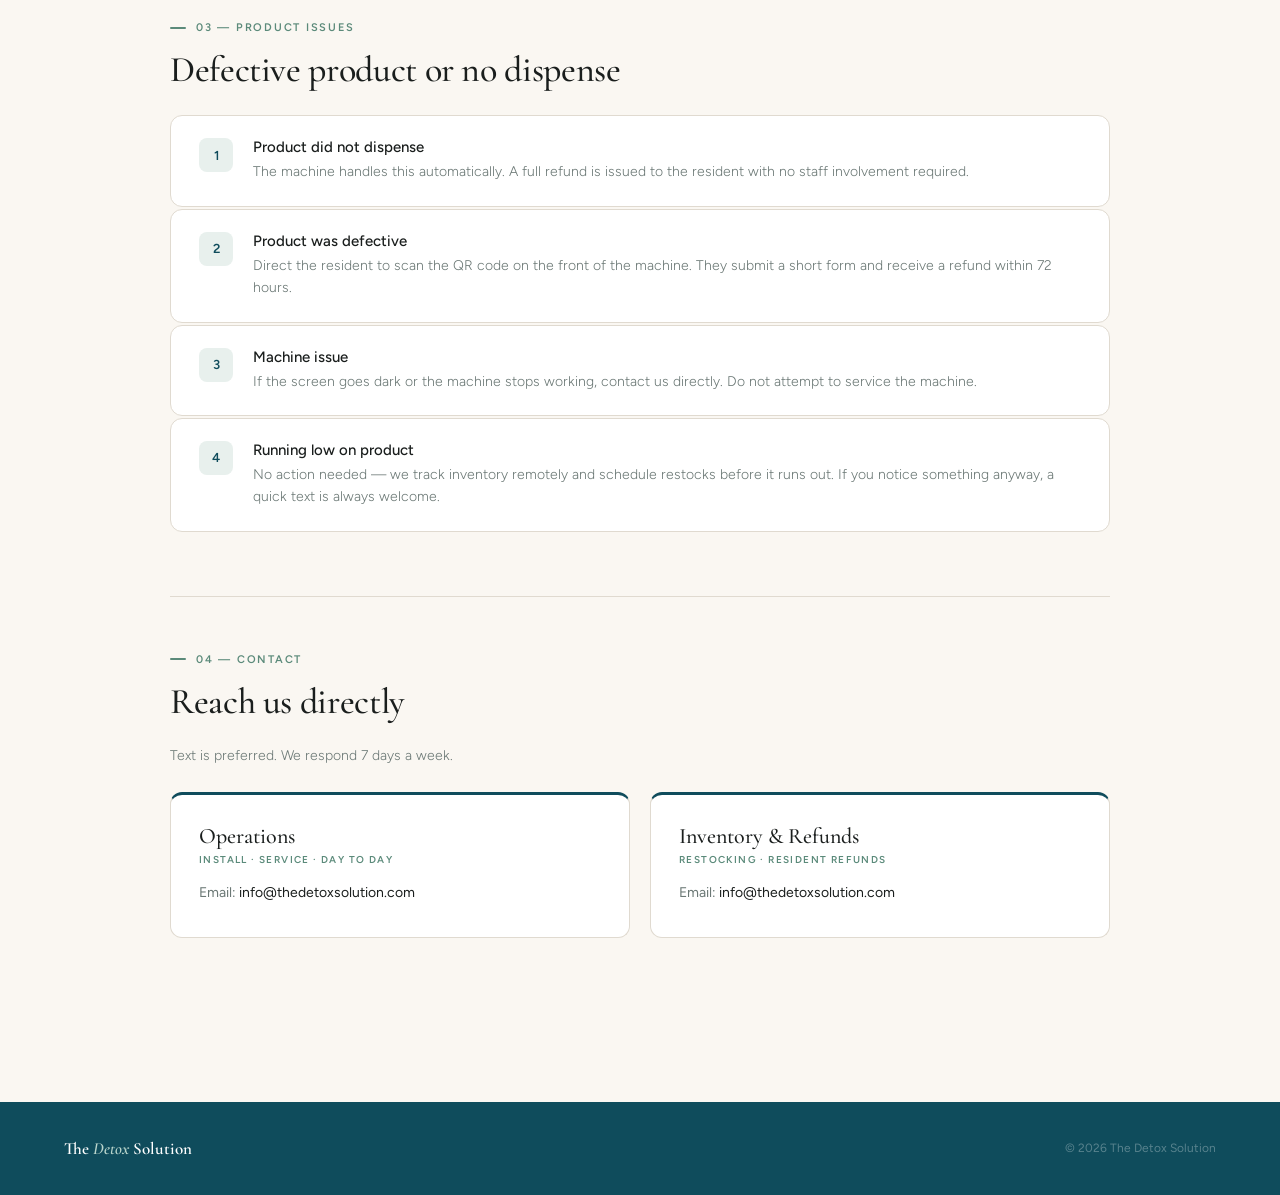
<file: facility.html>
<!DOCTYPE html>
<html lang="en">
<head>
  <meta charset="UTF-8"/>
  <link rel="icon" type="image/svg+xml" href="favicon.svg"/>
  <meta name="viewport" content="width=device-width, initial-scale=1.0"/>
  <title>Facility Guide — The Detox Solution</title>
  <link href="https://fonts.googleapis.com/css2?family=Cormorant+Garamond:ital,wght@0,400;0,500;0,600;1,400&family=Figtree:wght@300;400;500;600&display=swap" rel="stylesheet"/>
  <style>
    *, *::before, *::after { box-sizing: border-box; margin: 0; padding: 0; }
    :root {
      --cream: #FAF7F2; --cream2: #F2EDE4; --white: #FFFFFF;
      --teal: #0F4C5C; --teal2: #0A3A48; --sage: #5B8A7A;
      --sage-light: #E8F0ED; --sage-mid: #B8D4CB;
      --ink: #1A1E1D; --muted: #6B7875;
      --light-muted: #9BAAA5; --border: #E0DAD0; --border2: #C8C0B4;
    }
    body { background: var(--cream); color: var(--ink); font-family: 'Figtree', sans-serif; -webkit-font-smoothing: antialiased; }

    nav { position: fixed; top: 0; left: 0; right: 0; z-index: 100; display: flex; align-items: center; justify-content: space-between; padding: 0 64px; height: 72px; background: rgba(250,247,242,0.94); backdrop-filter: blur(16px); border-bottom: 1px solid var(--border); }
    .nav-logo { font-family: 'Cormorant Garamond', serif; font-size: 20px; font-weight: 600; color: var(--teal); text-decoration: none; }
    .nav-logo span { font-style: italic; color: var(--sage); }
    .nav-back { font-size: 13px; color: var(--muted); text-decoration: none; border: 1px solid var(--border2); padding: 8px 18px; border-radius: 6px; transition: color 0.2s, border-color 0.2s; }
    .nav-back:hover { color: var(--ink); border-color: var(--ink); }
    @media(max-width:768px){ nav{padding:0 24px;} }

    .hero { max-width: 1060px; margin: 0 auto; padding: 116px 60px 64px; }
    @media(max-width:768px){ .hero{padding:100px 24px 48px;} }
    .hero-tag { font-size: 11px; font-weight: 600; letter-spacing: 0.16em; text-transform: uppercase; color: var(--sage); margin-bottom: 18px; }
    .hero h1 { font-family: 'Cormorant Garamond', serif; font-size: clamp(36px,5vw,54px); font-weight: 500; line-height: 1.08; letter-spacing: -0.02em; margin-bottom: 16px; }
    .hero p { font-size: 17px; font-weight: 300; line-height: 1.75; color: var(--muted); max-width: 560px; }

    .content { max-width: 1060px; margin: 0 auto; padding: 0 60px 100px; }
    @media(max-width:768px){ .content{padding:0 24px 80px;} }
    .section { margin-bottom: 64px; }
    .section-tag { font-size: 11px; font-weight: 600; letter-spacing: 0.16em; text-transform: uppercase; color: var(--sage); margin-bottom: 14px; display: flex; align-items: center; gap: 10px; }
    .section-tag::before { content:''; display:block; width:16px; height:2px; background:var(--sage); border-radius:2px; }
    .section h2 { font-family: 'Cormorant Garamond', serif; font-size: clamp(26px,3vw,36px); font-weight: 500; letter-spacing: -0.01em; margin-bottom: 24px; }
    .sep { border: none; border-top: 1px solid var(--border); margin: 56px 0; }

    .info-grid { display: grid; grid-template-columns: 1fr 1fr; gap: 16px; }
    @media(max-width:680px){ .info-grid{grid-template-columns:1fr;} }
    .info-card { background: var(--white); border: 1px solid var(--border); border-radius: 12px; padding: 28px; }
    .info-card-label { font-size: 10px; font-weight: 600; letter-spacing: 0.14em; text-transform: uppercase; color: var(--sage); margin-bottom: 8px; }
    .info-card h3 { font-size: 15px; font-weight: 500; margin-bottom: 8px; }
    .info-card p { font-size: 14px; color: var(--muted); line-height: 1.65; font-weight: 300; }

    .video-placeholder { background: var(--white); border: 1px solid var(--border); border-radius: 16px; aspect-ratio: 16/9; display: flex; flex-direction: column; align-items: center; justify-content: center; gap: 16px; margin-bottom: 24px; cursor: pointer; transition: border-color 0.2s; }
    .video-placeholder:hover { border-color: var(--border2); }
    .play-btn { width: 60px; height: 60px; background: var(--teal); border-radius: 50%; display: flex; align-items: center; justify-content: center; transition: background 0.2s; }
    .play-btn:hover { background: var(--teal2); }
    .play-arrow { width: 0; height: 0; border-style: solid; border-width: 10px 0 10px 18px; border-color: transparent transparent transparent white; margin-left: 4px; }
    .video-label { font-size: 14px; color: var(--muted); font-weight: 300; }

    .steps { display: flex; flex-direction: column; gap: 2px; }
    .step { display: flex; align-items: flex-start; gap: 20px; background: var(--white); border: 1px solid var(--border); border-radius: 12px; padding: 22px 28px; }
    .step-num { width: 34px; height: 34px; min-width: 34px; background: var(--sage-light); border-radius: 8px; display: flex; align-items: center; justify-content: center; font-size: 13px; font-weight: 600; color: var(--teal); }
    .step-content h3 { font-size: 15px; font-weight: 500; margin-bottom: 5px; }
    .step-content p { font-size: 14px; color: var(--muted); line-height: 1.6; font-weight: 300; }

    .contact-block { display: grid; grid-template-columns: 1fr 1fr; gap: 20px; }
    @media(max-width:680px){ .contact-block{grid-template-columns:1fr;} }
    .contact-card { background: var(--white); border: 1px solid var(--border); border-top: 3px solid var(--teal); border-radius: 12px; padding: 28px; }
    .contact-name { font-family: 'Cormorant Garamond', serif; font-size: 22px; font-weight: 500; margin-bottom: 4px; }
    .contact-role { font-size: 10px; font-weight: 600; letter-spacing: 0.14em; text-transform: uppercase; color: var(--sage); margin-bottom: 18px; }
    .contact-line { font-size: 14px; color: var(--muted); margin-bottom: 8px; }
    .contact-line a { color: var(--ink); text-decoration: none; transition: color 0.2s; }
    .contact-line a:hover { color: var(--teal); }

    footer { background: var(--teal); padding: 36px 64px; display: flex; align-items: center; justify-content: space-between; flex-wrap: wrap; gap: 16px; }
    @media(max-width:768px){ footer{padding:24px; flex-direction:column; text-align:center;} }
    .footer-logo { font-family: 'Cormorant Garamond', serif; font-size: 17px; font-weight: 600; color: var(--white); }
    .footer-logo span { font-style: italic; color: #B8D4CB; }
    .footer-copy { font-size: 12px; color: rgba(255,255,255,0.3); }
  </style>
</head>
<body>

<nav>
  <a href="index.html" class="nav-logo">The <span>Detox</span> Solution</a>
  <a href="start.html" class="nav-back">← Back</a>
</nav>

<div class="hero">
  <div class="hero-tag">Facility Staff Guide</div>
  <h1>Your team does<br>nothing at all.</h1>
  <p>Your facility has no responsibilities. Our local manager restocks the machine, services it, and handles everything end to end. This guide exists only so your staff knows what to expect — and who to call.</p>
</div>

<div class="content">

  <div class="section">
    <div class="section-tag">01 — Overview</div>
    <h2>How the machine works</h2>
    <div class="info-grid">
      <div class="info-card">
        <div class="info-card-label">Payments</div>
        <h3>Cashless Only</h3>
        <p>Residents purchase directly from the touchscreen using a credit or debit card. No cash, no staff involvement at point of sale.</p>
      </div>
      <div class="info-card">
        <div class="info-card-label">Refunds</div>
        <h3>Fully Automatic</h3>
        <p>If a product does not dispense, the machine detects it and issues a full refund automatically. No staff action needed — ever.</p>
      </div>
      <div class="info-card">
        <div class="info-card-label">Product</div>
        <h3>We Restock It</h3>
        <p>Our local manager monitors inventory remotely and comes on site to restock. Nothing ships to you, and your team never handles product.</p>
      </div>
      <div class="info-card">
        <div class="info-card-label">Connectivity</div>
        <h3>Always On</h3>
        <p>The machine runs on cellular — no facility WiFi needed. We monitor it remotely and manage everything on the backend.</p>
      </div>
    </div>
  </div>

  <hr class="sep"/>

  <div class="section">
    <div class="section-tag">02 — Division of Labor</div>
    <h2>Who handles what</h2>
    <div class="steps">
      <div class="step"><div class="step-num">1</div><div class="step-content"><h3>We restock it</h3><p>A local manager monitors inventory remotely and comes on site to refill the machine. Your staff is never asked to load product, open the machine, or accept a delivery.</p></div></div>
      <div class="step"><div class="step-num">2</div><div class="step-content"><h3>We service it</h3><p>Maintenance, coil issues, and hardware faults are ours. Please do not attempt to service the machine — just call or text us.</p></div></div>
      <div class="step"><div class="step-num">3</div><div class="step-content"><h3>We handle compliance</h3><p>Licensing, tax and reporting all sit with us. Your facility carries none of it.</p></div></div>
      <div class="step"><div class="step-num">4</div><div class="step-content"><h3>You tell us where it goes</h3><p>That is the entire ask. You choose the placement — we handle the machine from A to Z.</p></div></div>
    </div>
  </div>

  <hr class="sep"/>

  <div class="section">
    <div class="section-tag">03 — Product Issues</div>
    <h2>Defective product or no dispense</h2>
    <div class="steps">
      <div class="step"><div class="step-num">1</div><div class="step-content"><h3>Product did not dispense</h3><p>The machine handles this automatically. A full refund is issued to the resident with no staff involvement required.</p></div></div>
      <div class="step"><div class="step-num">2</div><div class="step-content"><h3>Product was defective</h3><p>Direct the resident to scan the QR code on the front of the machine. They submit a short form and receive a refund within 72 hours.</p></div></div>
      <div class="step"><div class="step-num">3</div><div class="step-content"><h3>Machine issue</h3><p>If the screen goes dark or the machine stops working, contact us directly. Do not attempt to service the machine.</p></div></div>
      <div class="step"><div class="step-num">4</div><div class="step-content"><h3>Running low on product</h3><p>No action needed — we track inventory remotely and schedule restocks before it runs out. If you notice something anyway, a quick text is always welcome.</p></div></div>
    </div>
  </div>

  <hr class="sep"/>

  <div class="section">
    <div class="section-tag">04 — Contact</div>
    <h2>Reach us directly</h2>
    <p style="font-size:14px; color:var(--muted); margin-bottom:28px; font-weight:300;">Text is preferred. We respond 7 days a week.</p>
    <div class="contact-block">
      <div class="contact-card">
        <div class="contact-name">Operations</div>
        <div class="contact-role">Install · service · day to day</div>
        <div class="contact-line">Email: <a href="mailto:info@thedetoxsolution.com">info@thedetoxsolution.com</a></div>
      </div>
      <div class="contact-card">
        <div class="contact-name">Inventory &amp; Refunds</div>
        <div class="contact-role">Restocking · resident refunds</div>
        <div class="contact-line">Email: <a href="mailto:info@thedetoxsolution.com">info@thedetoxsolution.com</a></div>
      </div>
    </div>
  </div>

</div>

<footer>
  <div class="footer-logo">The <span>Detox</span> Solution</div>
  <div class="footer-copy">© 2026 The Detox Solution</div>
</footer>

</body>
</html>
</file>
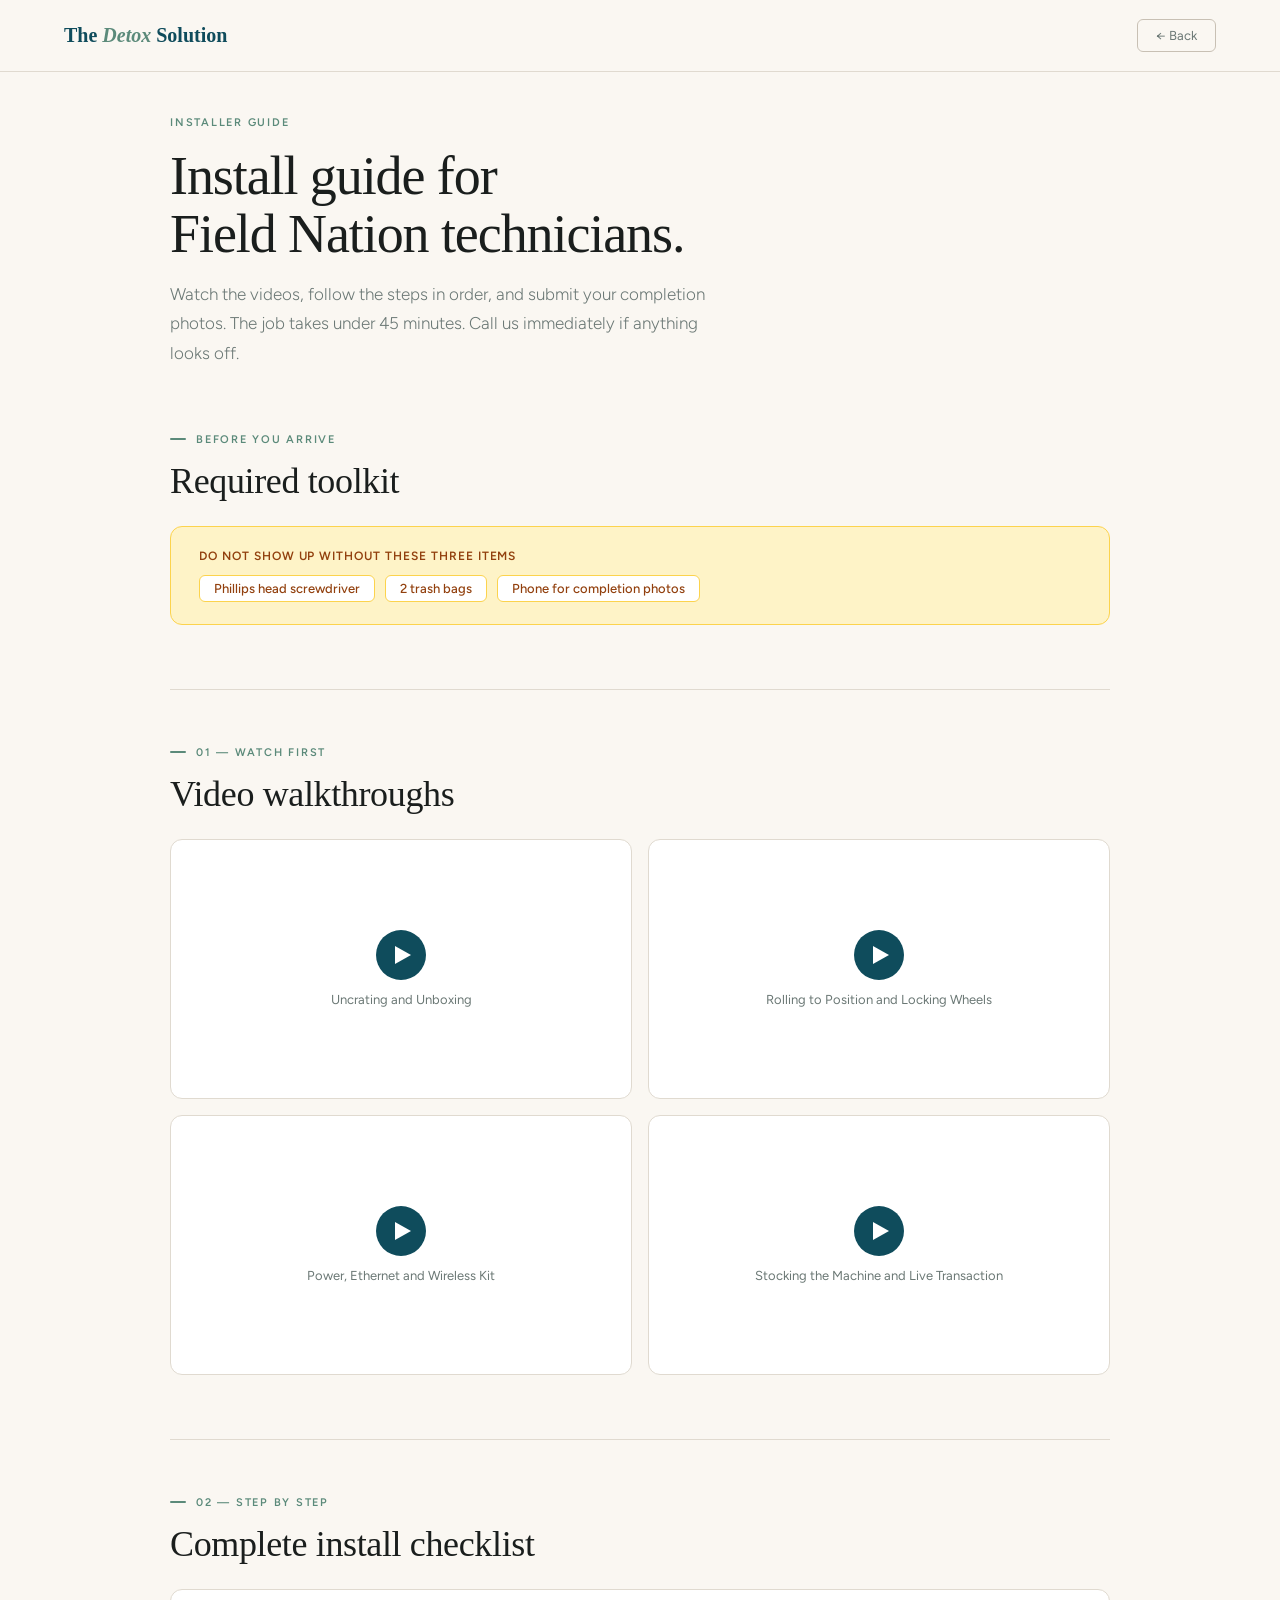
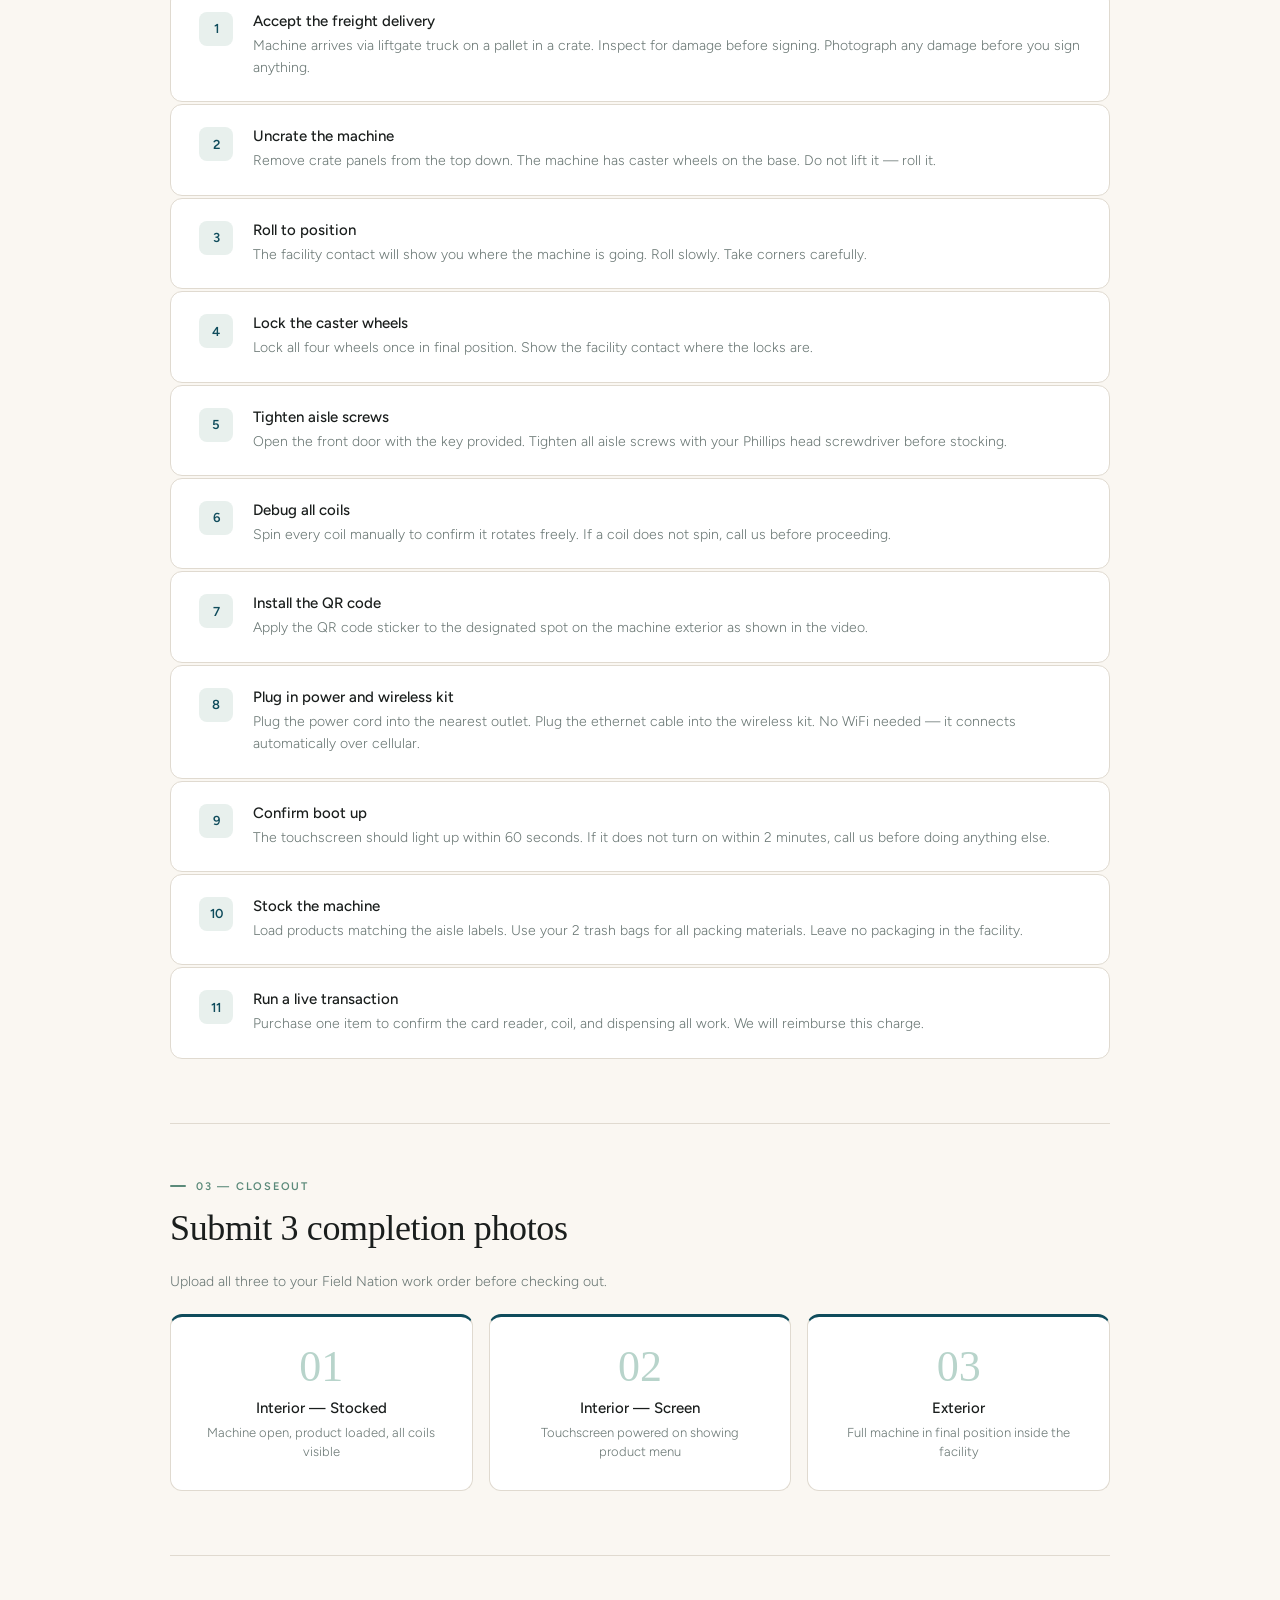
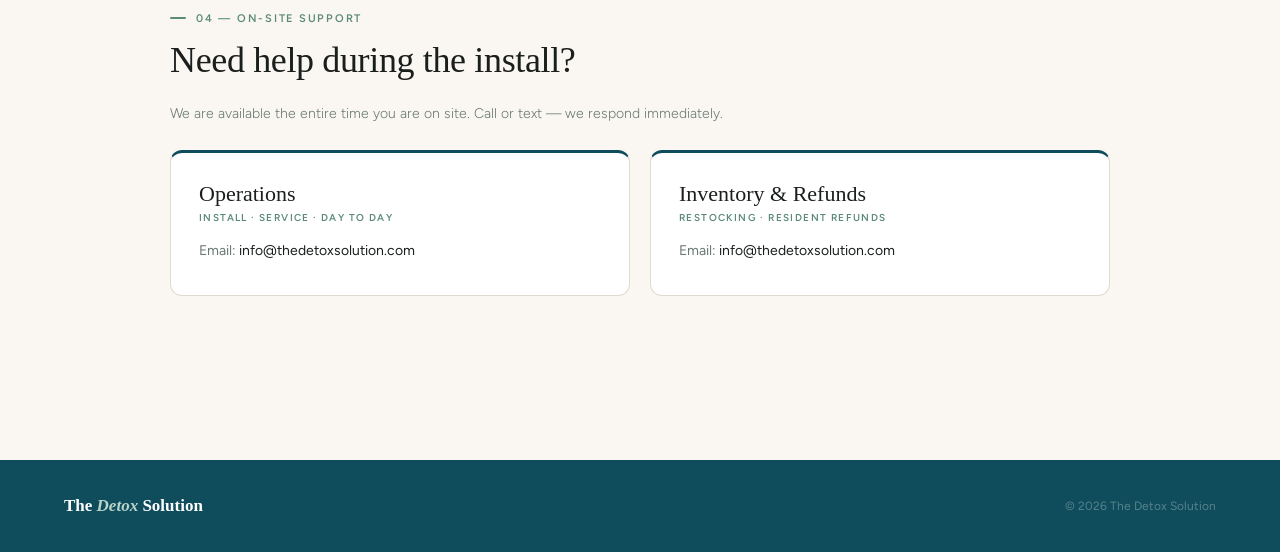
<file: installer.html>
<!DOCTYPE html>
<html lang="en">
<head>
  <meta charset="UTF-8"/>
  <link rel="icon" type="image/svg+xml" href="favicon.svg"/>
  <meta name="viewport" content="width=device-width, initial-scale=1.0"/>
  <title>Installer Guide — The Detox Solution</title>
  <link href="https://fonts.googleapis.com/css2?family=Cormorant+Garant:ital,wght@0,400;0,500;0,600;1,400&family=Figtree:wght@300;400;500;600&display=swap" rel="stylesheet"/>
  <style>
    *, *::before, *::after { box-sizing: border-box; margin: 0; padding: 0; }
    :root {
      --cream: #FAF7F2; --cream2: #F2EDE4; --white: #FFFFFF;
      --teal: #0F4C5C; --teal2: #0A3A48; --sage: #5B8A7A;
      --sage-light: #E8F0ED; --sage-mid: #B8D4CB;
      --ink: #1A1E1D; --muted: #6B7875;
      --light-muted: #9BAAA5; --border: #E0DAD0; --border2: #C8C0B4;
      --amber: #92400E; --amber-light: #FEF3C7; --amber-border: #FCD34D;
    }
    body { background: var(--cream); color: var(--ink); font-family: 'Figtree', sans-serif; -webkit-font-smoothing: antialiased; }

    nav { position: fixed; top: 0; left: 0; right: 0; z-index: 100; display: flex; align-items: center; justify-content: space-between; padding: 0 64px; height: 72px; background: rgba(250,247,242,0.94); backdrop-filter: blur(16px); border-bottom: 1px solid var(--border); }
    .nav-logo { font-family: 'Cormorant Garant', serif; font-size: 20px; font-weight: 600; color: var(--teal); text-decoration: none; }
    .nav-logo span { font-style: italic; color: var(--sage); }
    .nav-back { font-size: 13px; color: var(--muted); text-decoration: none; border: 1px solid var(--border2); padding: 8px 18px; border-radius: 6px; transition: color 0.2s, border-color 0.2s; }
    .nav-back:hover { color: var(--ink); border-color: var(--ink); }
    @media(max-width:768px){ nav{padding:0 24px;} }

    .hero { max-width: 1060px; margin: 0 auto; padding: 116px 60px 64px; }
    @media(max-width:768px){ .hero{padding:100px 24px 48px;} }
    .hero-tag { font-size: 11px; font-weight: 600; letter-spacing: 0.16em; text-transform: uppercase; color: var(--sage); margin-bottom: 18px; }
    .hero h1 { font-family: 'Cormorant Garant', serif; font-size: clamp(36px,5vw,54px); font-weight: 500; line-height: 1.08; letter-spacing: -0.02em; margin-bottom: 16px; }
    .hero p { font-size: 17px; font-weight: 300; line-height: 1.75; color: var(--muted); max-width: 560px; }

    .content { max-width: 1060px; margin: 0 auto; padding: 0 60px 100px; }
    @media(max-width:768px){ .content{padding:0 24px 80px;} }
    .section { margin-bottom: 64px; }
    .section-tag { font-size: 11px; font-weight: 600; letter-spacing: 0.16em; text-transform: uppercase; color: var(--sage); margin-bottom: 14px; display: flex; align-items: center; gap: 10px; }
    .section-tag::before { content:''; display:block; width:16px; height:2px; background:var(--sage); border-radius:2px; }
    .section h2 { font-family: 'Cormorant Garant', serif; font-size: clamp(26px,3vw,36px); font-weight: 500; letter-spacing: -0.01em; margin-bottom: 24px; }
    .sep { border: none; border-top: 1px solid var(--border); margin: 56px 0; }

    .alert-box { background: var(--amber-light); border: 1px solid var(--amber-border); border-radius: 12px; padding: 22px 28px; margin-bottom: 28px; }
    .alert-title { font-size: 12px; font-weight: 600; color: var(--amber); letter-spacing: 0.08em; text-transform: uppercase; margin-bottom: 12px; }
    .toolkit-items { display: flex; gap: 10px; flex-wrap: wrap; }
    .toolkit-tag { background: white; border: 1px solid var(--amber-border); border-radius: 6px; padding: 5px 14px; font-size: 13px; color: var(--amber); font-weight: 500; }

    .video-grid { display: grid; grid-template-columns: 1fr 1fr; gap: 16px; margin-bottom: 28px; }
    @media(max-width:680px){ .video-grid{grid-template-columns:1fr;} }
    .video-box { background: var(--white); border: 1px solid var(--border); border-radius: 12px; aspect-ratio: 16/9; display: flex; flex-direction: column; align-items: center; justify-content: center; gap: 12px; cursor: pointer; transition: border-color 0.2s; }
    .video-box:hover { border-color: var(--border2); }
    .play-btn { width: 50px; height: 50px; background: var(--teal); border-radius: 50%; display: flex; align-items: center; justify-content: center; transition: background 0.2s; }
    .play-btn:hover { background: var(--teal2); }
    .play-arrow { width: 0; height: 0; border-style: solid; border-width: 9px 0 9px 16px; border-color: transparent transparent transparent white; margin-left: 4px; }
    .video-title { font-size: 13px; color: var(--muted); text-align: center; padding: 0 16px; }

    .steps { display: flex; flex-direction: column; gap: 2px; }
    .step { display: flex; align-items: flex-start; gap: 20px; background: var(--white); border: 1px solid var(--border); border-radius: 12px; padding: 22px 28px; }
    .step-num { width: 34px; height: 34px; min-width: 34px; background: var(--sage-light); border-radius: 8px; display: flex; align-items: center; justify-content: center; font-size: 13px; font-weight: 600; color: var(--teal); }
    .step-content h3 { font-size: 15px; font-weight: 500; margin-bottom: 5px; }
    .step-content p { font-size: 14px; color: var(--muted); line-height: 1.6; font-weight: 300; }

    .photo-grid { display: grid; grid-template-columns: repeat(3,1fr); gap: 16px; }
    @media(max-width:680px){ .photo-grid{grid-template-columns:1fr;} }
    .photo-card { background: var(--white); border: 1px solid var(--border); border-top: 3px solid var(--teal); border-radius: 12px; padding: 28px; text-align: center; }
    .photo-num { font-family: 'Cormorant Garant', serif; font-size: 44px; font-weight: 500; color: var(--sage-mid); line-height: 1; margin-bottom: 10px; }
    .photo-card h3 { font-size: 15px; font-weight: 500; margin-bottom: 6px; }
    .photo-card p { font-size: 13px; color: var(--muted); font-weight: 300; line-height: 1.5; }

    .contact-block { display: grid; grid-template-columns: 1fr 1fr; gap: 20px; }
    @media(max-width:680px){ .contact-block{grid-template-columns:1fr;} }
    .contact-card { background: var(--white); border: 1px solid var(--border); border-top: 3px solid var(--teal); border-radius: 12px; padding: 28px; }
    .contact-name { font-family: 'Cormorant Garant', serif; font-size: 22px; font-weight: 500; margin-bottom: 4px; }
    .contact-role { font-size: 10px; font-weight: 600; letter-spacing: 0.14em; text-transform: uppercase; color: var(--sage); margin-bottom: 18px; }
    .contact-line { font-size: 14px; color: var(--muted); margin-bottom: 8px; }
    .contact-line a { color: var(--ink); text-decoration: none; transition: color 0.2s; }
    .contact-line a:hover { color: var(--teal); }

    footer { background: var(--teal); padding: 36px 64px; display: flex; align-items: center; justify-content: space-between; flex-wrap: wrap; gap: 16px; }
    @media(max-width:768px){ footer{padding:24px; flex-direction:column; text-align:center;} }
    .footer-logo { font-family: 'Cormorant Garant', serif; font-size: 17px; font-weight: 600; color: var(--white); }
    .footer-logo span { font-style: italic; color: #B8D4CB; }
    .footer-copy { font-size: 12px; color: rgba(255,255,255,0.3); }
  </style>
</head>
<body>

<nav>
  <a href="index.html" class="nav-logo">The <span>Detox</span> Solution</a>
  <a href="start.html" class="nav-back">← Back</a>
</nav>

<div class="hero">
  <div class="hero-tag">Installer Guide</div>
  <h1>Install guide for<br>Field Nation technicians.</h1>
  <p>Watch the videos, follow the steps in order, and submit your completion photos. The job takes under 45 minutes. Call us immediately if anything looks off.</p>
</div>

<div class="content">

  <div class="section">
    <div class="section-tag">Before You Arrive</div>
    <h2>Required toolkit</h2>
    <div class="alert-box">
      <div class="alert-title">Do not show up without these three items</div>
      <div class="toolkit-items">
        <div class="toolkit-tag">Phillips head screwdriver</div>
        <div class="toolkit-tag">2 trash bags</div>
        <div class="toolkit-tag">Phone for completion photos</div>
      </div>
    </div>
  </div>

  <hr class="sep"/>

  <div class="section">
    <div class="section-tag">01 — Watch First</div>
    <h2>Video walkthroughs</h2>
    <div class="video-grid">
      <div class="video-box"><div class="play-btn"><div class="play-arrow"></div></div><div class="video-title">Uncrating and Unboxing</div></div>
      <div class="video-box"><div class="play-btn"><div class="play-arrow"></div></div><div class="video-title">Rolling to Position and Locking Wheels</div></div>
      <div class="video-box"><div class="play-btn"><div class="play-arrow"></div></div><div class="video-title">Power, Ethernet and Wireless Kit</div></div>
      <div class="video-box"><div class="play-btn"><div class="play-arrow"></div></div><div class="video-title">Stocking the Machine and Live Transaction</div></div>
    </div>
  </div>

  <hr class="sep"/>

  <div class="section">
    <div class="section-tag">02 — Step by Step</div>
    <h2>Complete install checklist</h2>
    <div class="steps">
      <div class="step"><div class="step-num">1</div><div class="step-content"><h3>Accept the freight delivery</h3><p>Machine arrives via liftgate truck on a pallet in a crate. Inspect for damage before signing. Photograph any damage before you sign anything.</p></div></div>
      <div class="step"><div class="step-num">2</div><div class="step-content"><h3>Uncrate the machine</h3><p>Remove crate panels from the top down. The machine has caster wheels on the base. Do not lift it — roll it.</p></div></div>
      <div class="step"><div class="step-num">3</div><div class="step-content"><h3>Roll to position</h3><p>The facility contact will show you where the machine is going. Roll slowly. Take corners carefully.</p></div></div>
      <div class="step"><div class="step-num">4</div><div class="step-content"><h3>Lock the caster wheels</h3><p>Lock all four wheels once in final position. Show the facility contact where the locks are.</p></div></div>
      <div class="step"><div class="step-num">5</div><div class="step-content"><h3>Tighten aisle screws</h3><p>Open the front door with the key provided. Tighten all aisle screws with your Phillips head screwdriver before stocking.</p></div></div>
      <div class="step"><div class="step-num">6</div><div class="step-content"><h3>Debug all coils</h3><p>Spin every coil manually to confirm it rotates freely. If a coil does not spin, call us before proceeding.</p></div></div>
      <div class="step"><div class="step-num">7</div><div class="step-content"><h3>Install the QR code</h3><p>Apply the QR code sticker to the designated spot on the machine exterior as shown in the video.</p></div></div>
      <div class="step"><div class="step-num">8</div><div class="step-content"><h3>Plug in power and wireless kit</h3><p>Plug the power cord into the nearest outlet. Plug the ethernet cable into the wireless kit. No WiFi needed — it connects automatically over cellular.</p></div></div>
      <div class="step"><div class="step-num">9</div><div class="step-content"><h3>Confirm boot up</h3><p>The touchscreen should light up within 60 seconds. If it does not turn on within 2 minutes, call us before doing anything else.</p></div></div>
      <div class="step"><div class="step-num">10</div><div class="step-content"><h3>Stock the machine</h3><p>Load products matching the aisle labels. Use your 2 trash bags for all packing materials. Leave no packaging in the facility.</p></div></div>
      <div class="step"><div class="step-num">11</div><div class="step-content"><h3>Run a live transaction</h3><p>Purchase one item to confirm the card reader, coil, and dispensing all work. We will reimburse this charge.</p></div></div>
    </div>
  </div>

  <hr class="sep"/>

  <div class="section">
    <div class="section-tag">03 — Closeout</div>
    <h2>Submit 3 completion photos</h2>
    <p style="font-size:14px; color:var(--muted); margin-bottom:24px; font-weight:300;">Upload all three to your Field Nation work order before checking out.</p>
    <div class="photo-grid">
      <div class="photo-card"><div class="photo-num">01</div><h3>Interior — Stocked</h3><p>Machine open, product loaded, all coils visible</p></div>
      <div class="photo-card"><div class="photo-num">02</div><h3>Interior — Screen</h3><p>Touchscreen powered on showing product menu</p></div>
      <div class="photo-card"><div class="photo-num">03</div><h3>Exterior</h3><p>Full machine in final position inside the facility</p></div>
    </div>
  </div>

  <hr class="sep"/>

  <div class="section">
    <div class="section-tag">04 — On-Site Support</div>
    <h2>Need help during the install?</h2>
    <p style="font-size:14px; color:var(--muted); margin-bottom:28px; font-weight:300;">We are available the entire time you are on site. Call or text — we respond immediately.</p>
    <div class="contact-block">
      <div class="contact-card">
        <div class="contact-name">Operations</div>
        <div class="contact-role">Install · service · day to day</div>
        <div class="contact-line">Email: <a href="mailto:info@thedetoxsolution.com">info@thedetoxsolution.com</a></div>
      </div>
      <div class="contact-card">
        <div class="contact-name">Inventory &amp; Refunds</div>
        <div class="contact-role">Restocking · resident refunds</div>
        <div class="contact-line">Email: <a href="mailto:info@thedetoxsolution.com">info@thedetoxsolution.com</a></div>
      </div>
    </div>
  </div>

</div>

<footer>
  <div class="footer-logo">The <span>Detox</span> Solution</div>
  <div class="footer-copy">© 2026 The Detox Solution</div>
</footer>

</body>
</html>
</file>
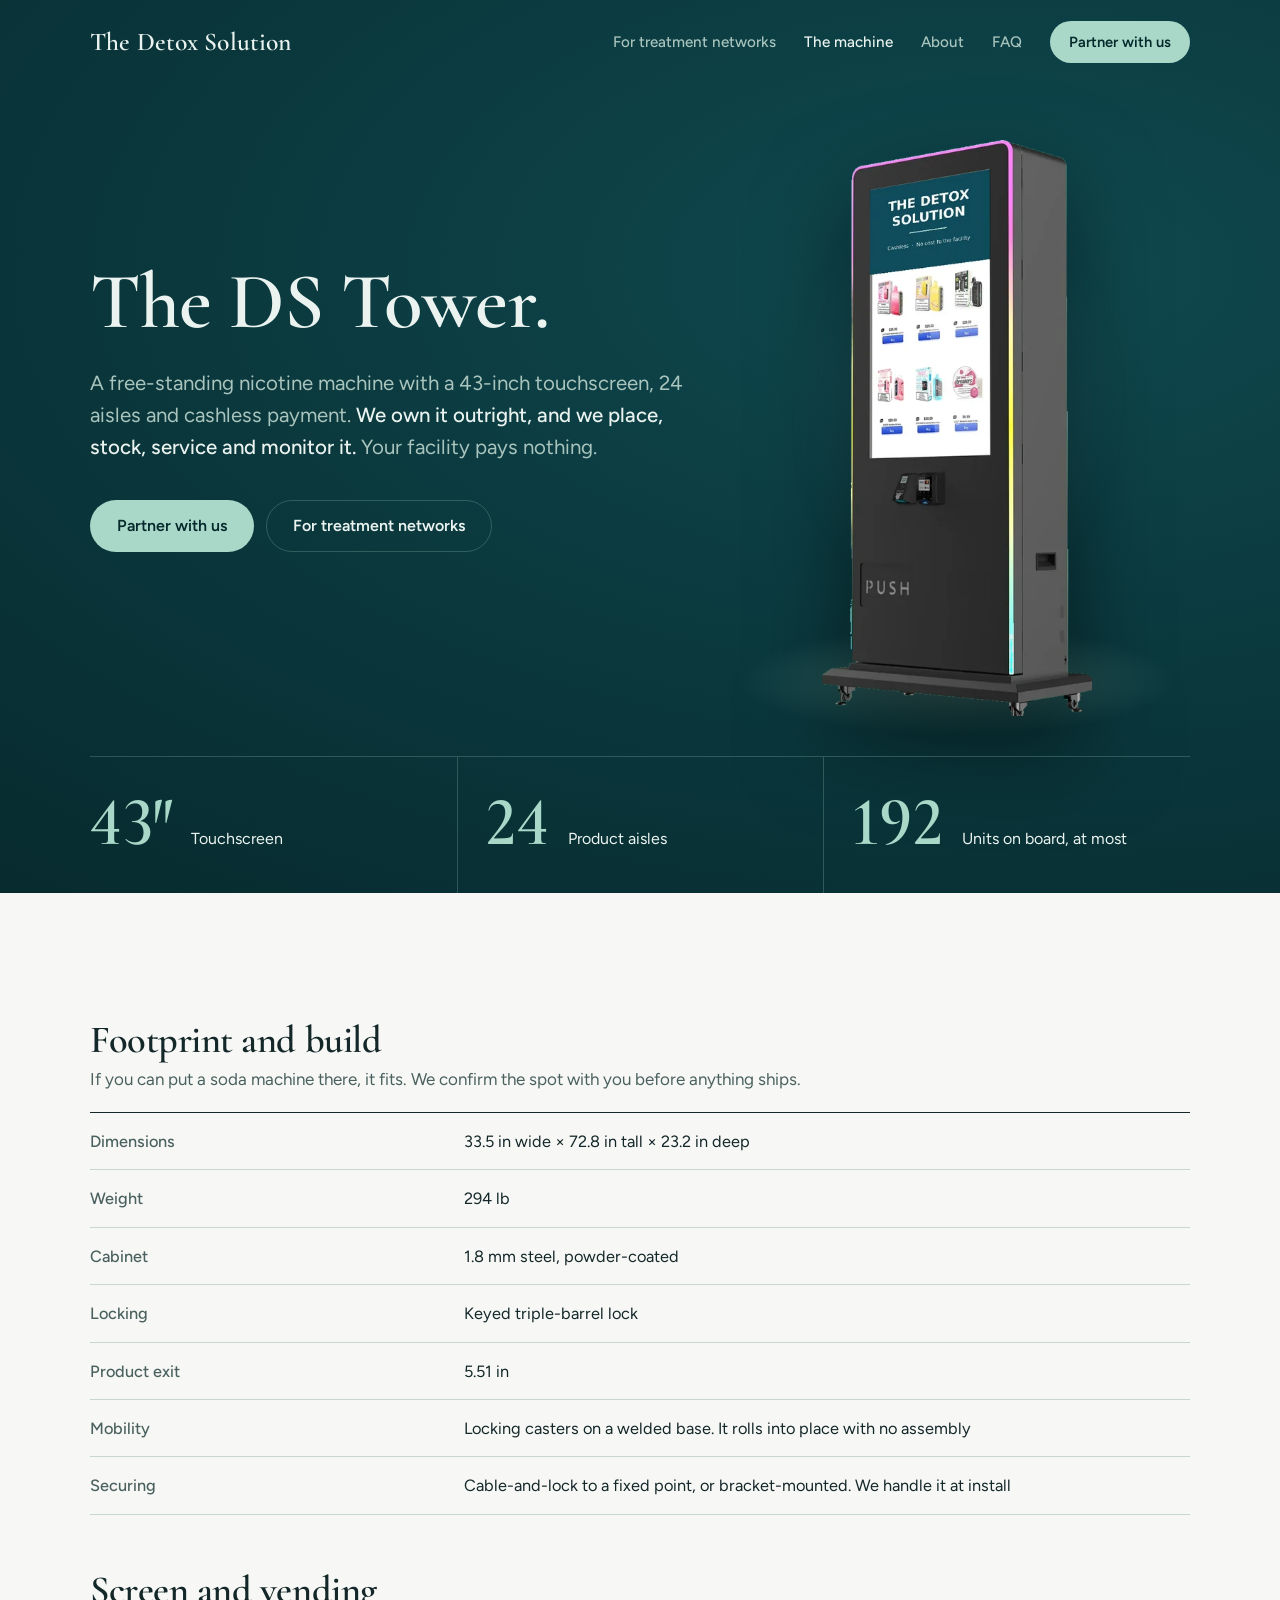
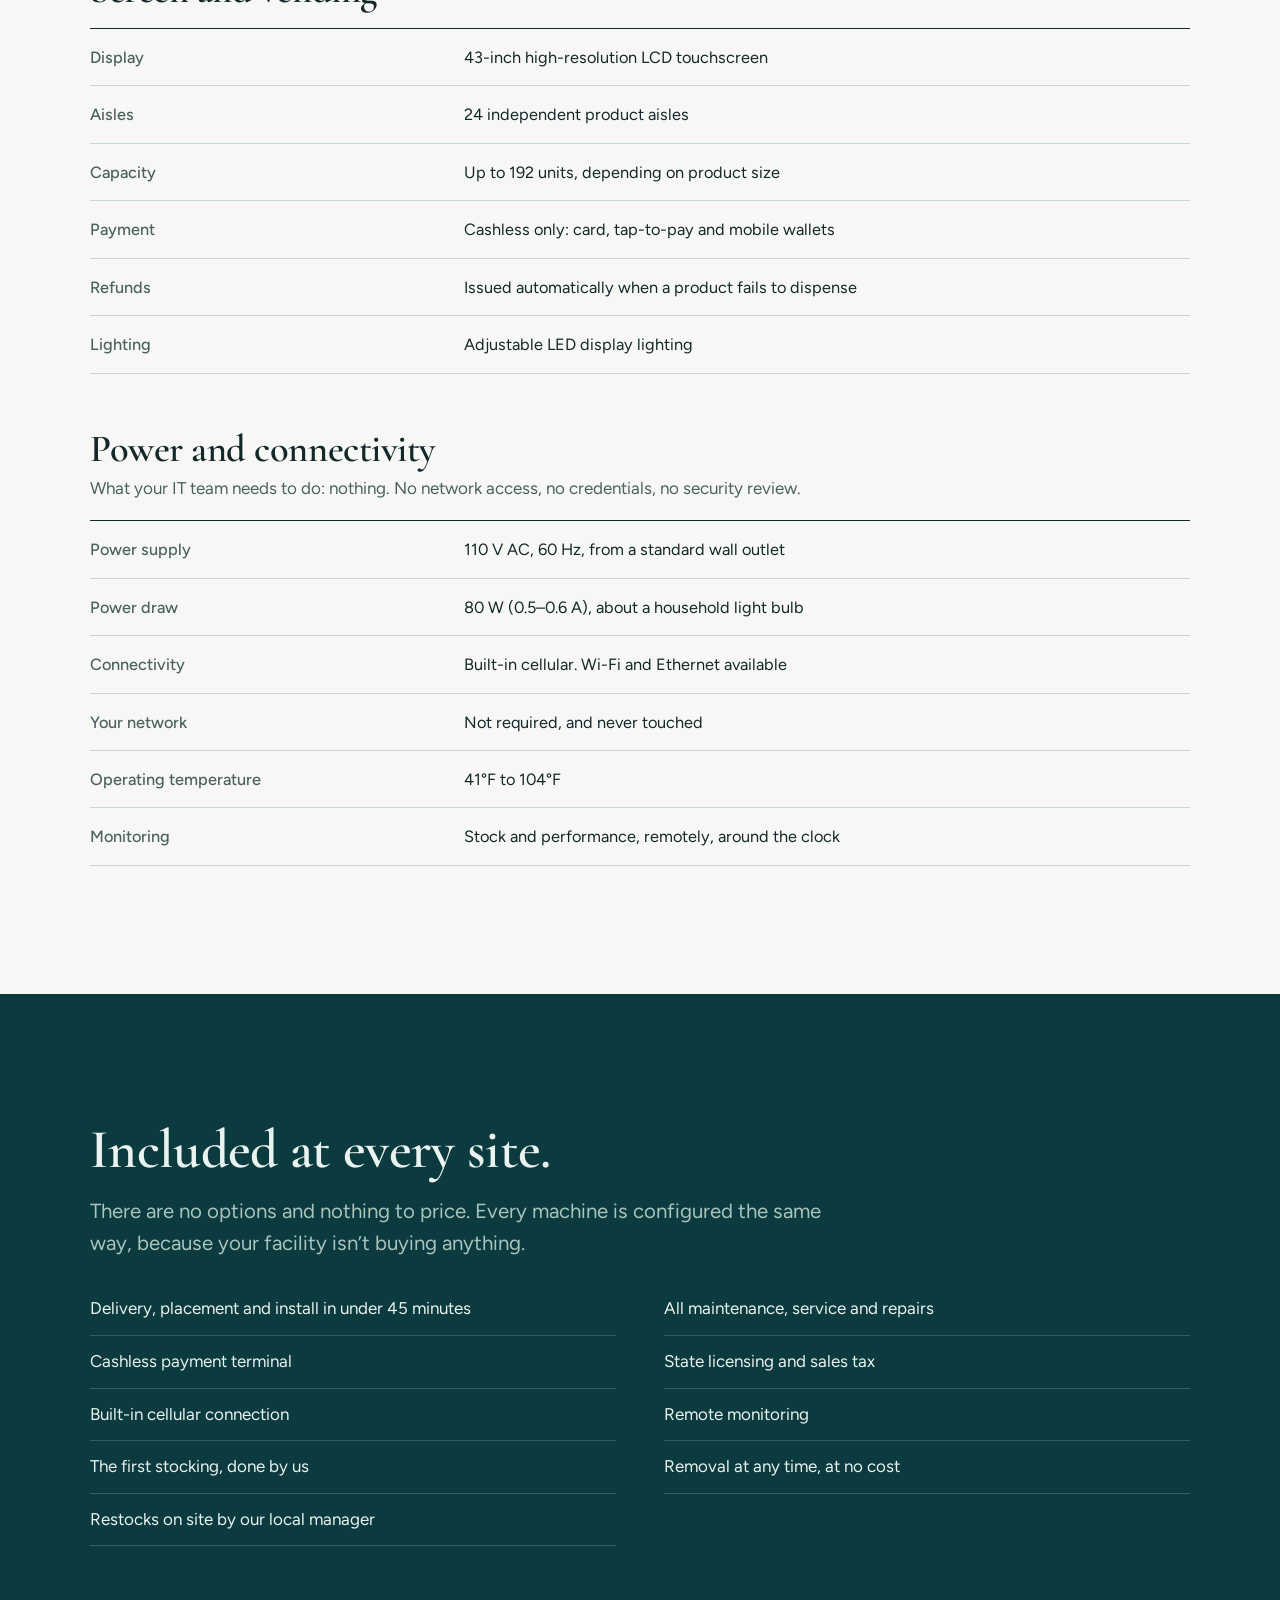
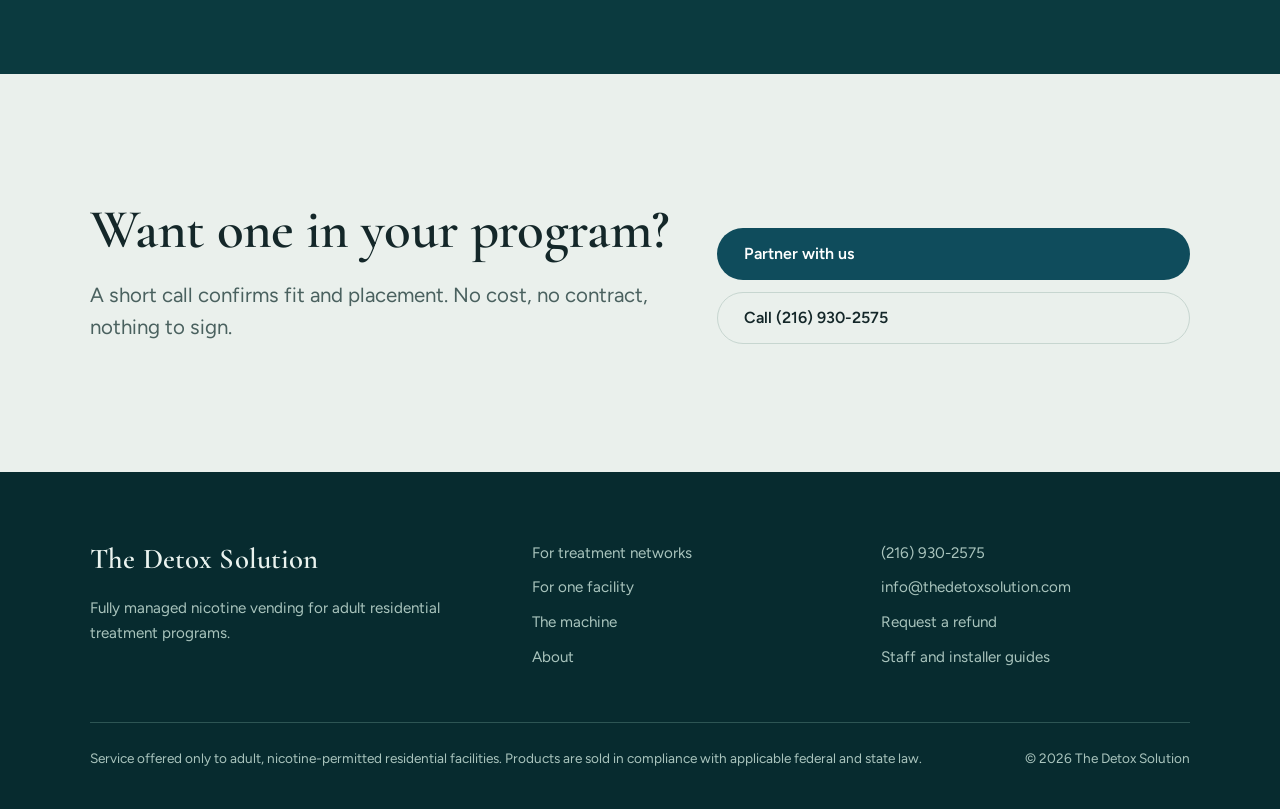
<file: machine.html>
<!DOCTYPE html>
<html lang="en">
<head>
<meta charset="utf-8">
<meta name="viewport" content="width=device-width, initial-scale=1">
<title>The DS Tower: specifications | The Detox Solution</title>
<meta name="description" content="Specifications for The Detox Solution machine: 43-inch touchscreen, 24 aisles, up to 192 units, cashless payment, built-in cellular, a standard 110 V outlet. Placed, stocked and serviced by us.">
<link rel="canonical" href="https://thedetoxsolution.com/machine.html">
<meta name="theme-color" content="#0B3A3F">
<meta property="og:type" content="website">
<meta property="og:site_name" content="The Detox Solution">
<meta property="og:title" content="The DS Tower: specifications">
<meta property="og:description" content="Five square feet, one outlet, its own cellular line. Placed, stocked and serviced by us at no cost to your facility.">
<meta property="og:url" content="https://thedetoxsolution.com/machine.html">
<meta property="og:image" content="https://thedetoxsolution.com/assets/og-home.jpg">
<meta name="twitter:card" content="summary_large_image">
<link rel="icon" href="/favicon.svg" type="image/svg+xml">
<link rel="preload" href="/assets/fonts/cormorant-garamond-latin-600-normal.woff2" as="font" type="font/woff2" crossorigin>
<link rel="preload" href="/assets/fonts/figtree-latin-wght-normal.woff2" as="font" type="font/woff2" crossorigin>
<link rel="stylesheet" href="/assets/site.css">
<style>
  .spec-groups{display:grid;gap:56px}
  .spec-group h2{font-size:clamp(1.9rem,3vw,2.5rem);margin-bottom:6px}
  .spec-table{width:100%;border-collapse:collapse;margin-top:18px}
  .spec-table th,.spec-table td{text-align:left;vertical-align:top;padding:15px 0;border-bottom:1px solid var(--line);font-size:1.02rem}
  .spec-table th{font-weight:500;color:var(--muted);width:34%;padding-right:24px}
  .spec-table tr:first-child th,.spec-table tr:first-child td{border-top:1px solid var(--ink)}
  .standard{columns:2;column-gap:48px;list-style:none;margin:24px 0 0;padding:0}
  .standard li{break-inside:avoid;padding:12px 0;border-bottom:1px solid var(--line-dark)}
  .machine-hero .hero-grid{align-items:center;padding-bottom:40px}
  .machine-hero .hero-copy{padding-bottom:40px}
  @media (max-width:700px){.standard{columns:1}.spec-table th{width:42%}}
</style>
</head>
<body>
<a class="skip" href="#main">Skip to content</a>

<header class="site-head">
  <div class="wrap">
    <a class="wordmark" href="/">The Detox Solution</a>
    <nav class="nav" aria-label="Main">
      <a href="/networks.html">For treatment networks</a>
      <a href="/machine.html" aria-current="page">The machine</a>
      <a href="/about.html">About</a>
      <a href="/#faq">FAQ</a>
      <a class="btn btn-glass" href="/contact.html">Partner with us</a>
      <details class="menu">
        <summary>Menu</summary>
        <div class="menu-panel">
          <a href="/">Home</a>
          <a href="/networks.html">For treatment networks</a>
                    <a href="/about.html">About</a>
          <a href="/contact.html">Partner with us</a>
        </div>
      </details>
    </nav>
  </div>
</header>

<main id="main">
<section class="hero machine-hero">
  <div class="wrap">
    <div class="hero-grid">
      <div class="hero-copy">
        <h1>The DS Tower.</h1>
        <p class="lead">A free-standing nicotine machine with a 43-inch touchscreen, 24 aisles and cashless payment. <strong>We own it outright, and we place, stock, service and monitor it.</strong> Your facility pays nothing.</p>
        <div class="hero-actions">
          <a class="btn btn-glass" href="/contact.html">Partner with us</a>
          <a class="btn btn-ghost" href="/networks.html">For treatment networks</a>
        </div>
      </div>
      <div class="hero-stage" style="min-height:0">
        <img class="hero-machine" src="/assets/machine-586.webp" srcset="/assets/machine-380.webp 380w, /assets/machine-586.webp 586w" sizes="(max-width:1020px) 230px, 300px" width="586" height="1250" alt="The machine: a tall black cabinet with a touchscreen and card reader" fetchpriority="high">
      </div>
    </div>
    <div class="zeros" role="list">
      <div class="zero" role="listitem"><b>43″</b><span>Touchscreen</span></div>
      <div class="zero" role="listitem"><b>24</b><span>Product aisles</span></div>
      <div class="zero" role="listitem"><b>192</b><span>Units on board, at most</span></div>
    </div>
  </div>
</section>

<section class="band paper">
  <div class="wrap spec-groups">
    <div class="spec-group">
      <h2>Footprint and build</h2>
      <p class="muted">If you can put a soda machine there, it fits. We confirm the spot with you before anything ships.</p>
      <table class="spec-table">
        <tr><th scope="row">Dimensions</th><td>33.5 in wide × 72.8 in tall × 23.2 in deep</td></tr>
        <tr><th scope="row">Weight</th><td>294 lb</td></tr>
        <tr><th scope="row">Cabinet</th><td>1.8 mm steel, powder-coated</td></tr>
        <tr><th scope="row">Locking</th><td>Keyed triple-barrel lock</td></tr>
        <tr><th scope="row">Product exit</th><td>5.51 in</td></tr>
        <tr><th scope="row">Mobility</th><td>Locking casters on a welded base. It rolls into place with no assembly</td></tr>
        <tr><th scope="row">Securing</th><td>Cable-and-lock to a fixed point, or bracket-mounted. We handle it at install</td></tr>
      </table>
    </div>
    <div class="spec-group">
      <h2>Screen and vending</h2>
      <table class="spec-table">
        <tr><th scope="row">Display</th><td>43-inch high-resolution LCD touchscreen</td></tr>
        <tr><th scope="row">Aisles</th><td>24 independent product aisles</td></tr>
        <tr><th scope="row">Capacity</th><td>Up to 192 units, depending on product size</td></tr>
        <tr><th scope="row">Payment</th><td>Cashless only: card, tap-to-pay and mobile wallets</td></tr>
        <tr><th scope="row">Refunds</th><td>Issued automatically when a product fails to dispense</td></tr>
        <tr><th scope="row">Lighting</th><td>Adjustable LED display lighting</td></tr>
      </table>
    </div>
    <div class="spec-group">
      <h2>Power and connectivity</h2>
      <p class="muted">What your IT team needs to do: nothing. No network access, no credentials, no security review.</p>
      <table class="spec-table">
        <tr><th scope="row">Power supply</th><td>110 V AC, 60 Hz, from a standard wall outlet</td></tr>
        <tr><th scope="row">Power draw</th><td>80 W (0.5–0.6 A), about a household light bulb</td></tr>
        <tr><th scope="row">Connectivity</th><td>Built-in cellular. Wi-Fi and Ethernet available</td></tr>
        <tr><th scope="row">Your network</th><td>Not required, and never touched</td></tr>
        <tr><th scope="row">Operating temperature</th><td>41°F to 104°F</td></tr>
        <tr><th scope="row">Monitoring</th><td>Stock and performance, remotely, around the clock</td></tr>
      </table>
    </div>
  </div>
</section>

<section class="band dark">
  <div class="wrap">
    <h2>Included at every site.</h2>
    <p class="lead muted" style="margin-top:18px">There are no options and nothing to price. Every machine is configured the same way, because your facility isn’t buying anything.</p>
    <ul class="standard">
      <li>Delivery, placement and install in under 45 minutes</li>
      <li>Cashless payment terminal</li>
      <li>Built-in cellular connection</li>
      <li>The first stocking, done by us</li>
      <li>Restocks on site by our local manager</li>
      <li>All maintenance, service and repairs</li>
      <li>State licensing and sales tax</li>
      <li>Remote monitoring</li>
      <li>Removal at any time, at no cost</li>
    </ul>
  </div>
</section>

<section class="band mist cta" aria-labelledby="talk">
  <div class="wrap cta-grid">
    <div>
      <h2 id="talk">Want one in your program?</h2>
      <p class="lead muted">A short call confirms fit and placement. No cost, no contract, nothing to sign.</p>
    </div>
    <div class="cta-actions">
      <a class="btn btn-teal" href="/contact.html">Partner with us</a>
      <a class="btn btn-line" href="tel:+12169302575">Call (216) 930-2575</a>
    </div>
  </div>
</section>
</main>

<footer class="site-foot">
  <div class="wrap">
    <div class="foot-grid">
      <div>
        <a class="wordmark" href="/">The Detox Solution</a>
        <p style="margin-top:14px;max-width:26em">Fully managed nicotine vending for adult residential treatment programs.</p>
      </div>
      <ul>
        <li><a href="/networks.html">For treatment networks</a></li>
        <li><a href="/contact.html">For one facility</a></li>
        <li><a href="/machine.html">The machine</a></li>
        <li><a href="/about.html">About</a></li>
      </ul>
      <ul>
        <li><a href="tel:+12169302575">(216) 930-2575</a></li>
        <li><a href="mailto:info@thedetoxsolution.com">info@thedetoxsolution.com</a></li>
        <li><a href="/refund.html">Request a refund</a></li>
        <li><a href="/start.html">Staff and installer guides</a></li>
      </ul>
    </div>
    <div class="foot-note">
      <p>Service offered only to adult, nicotine-permitted residential facilities. Products are sold in compliance with applicable federal and state law.</p>
      <p>© 2026 The Detox Solution</p>
    </div>
  </div>
</footer>
</body>
</html>
</file>
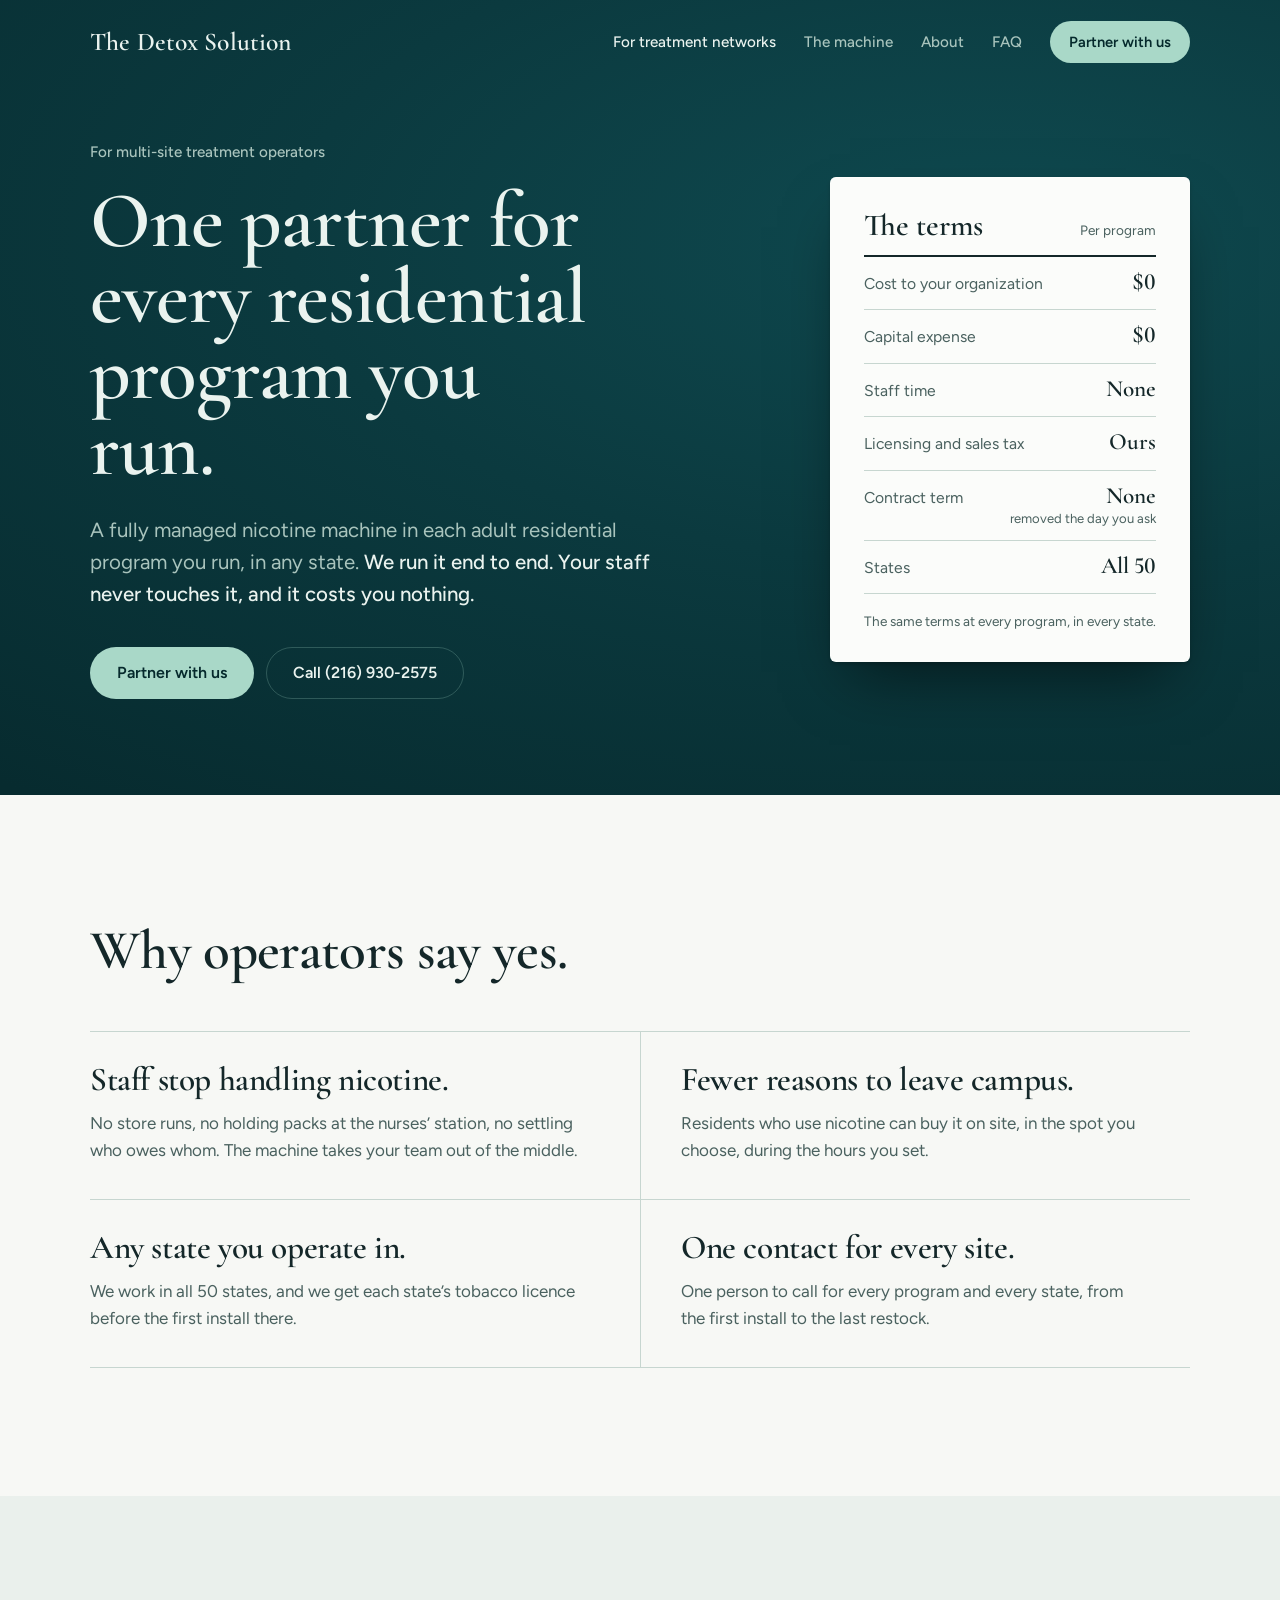
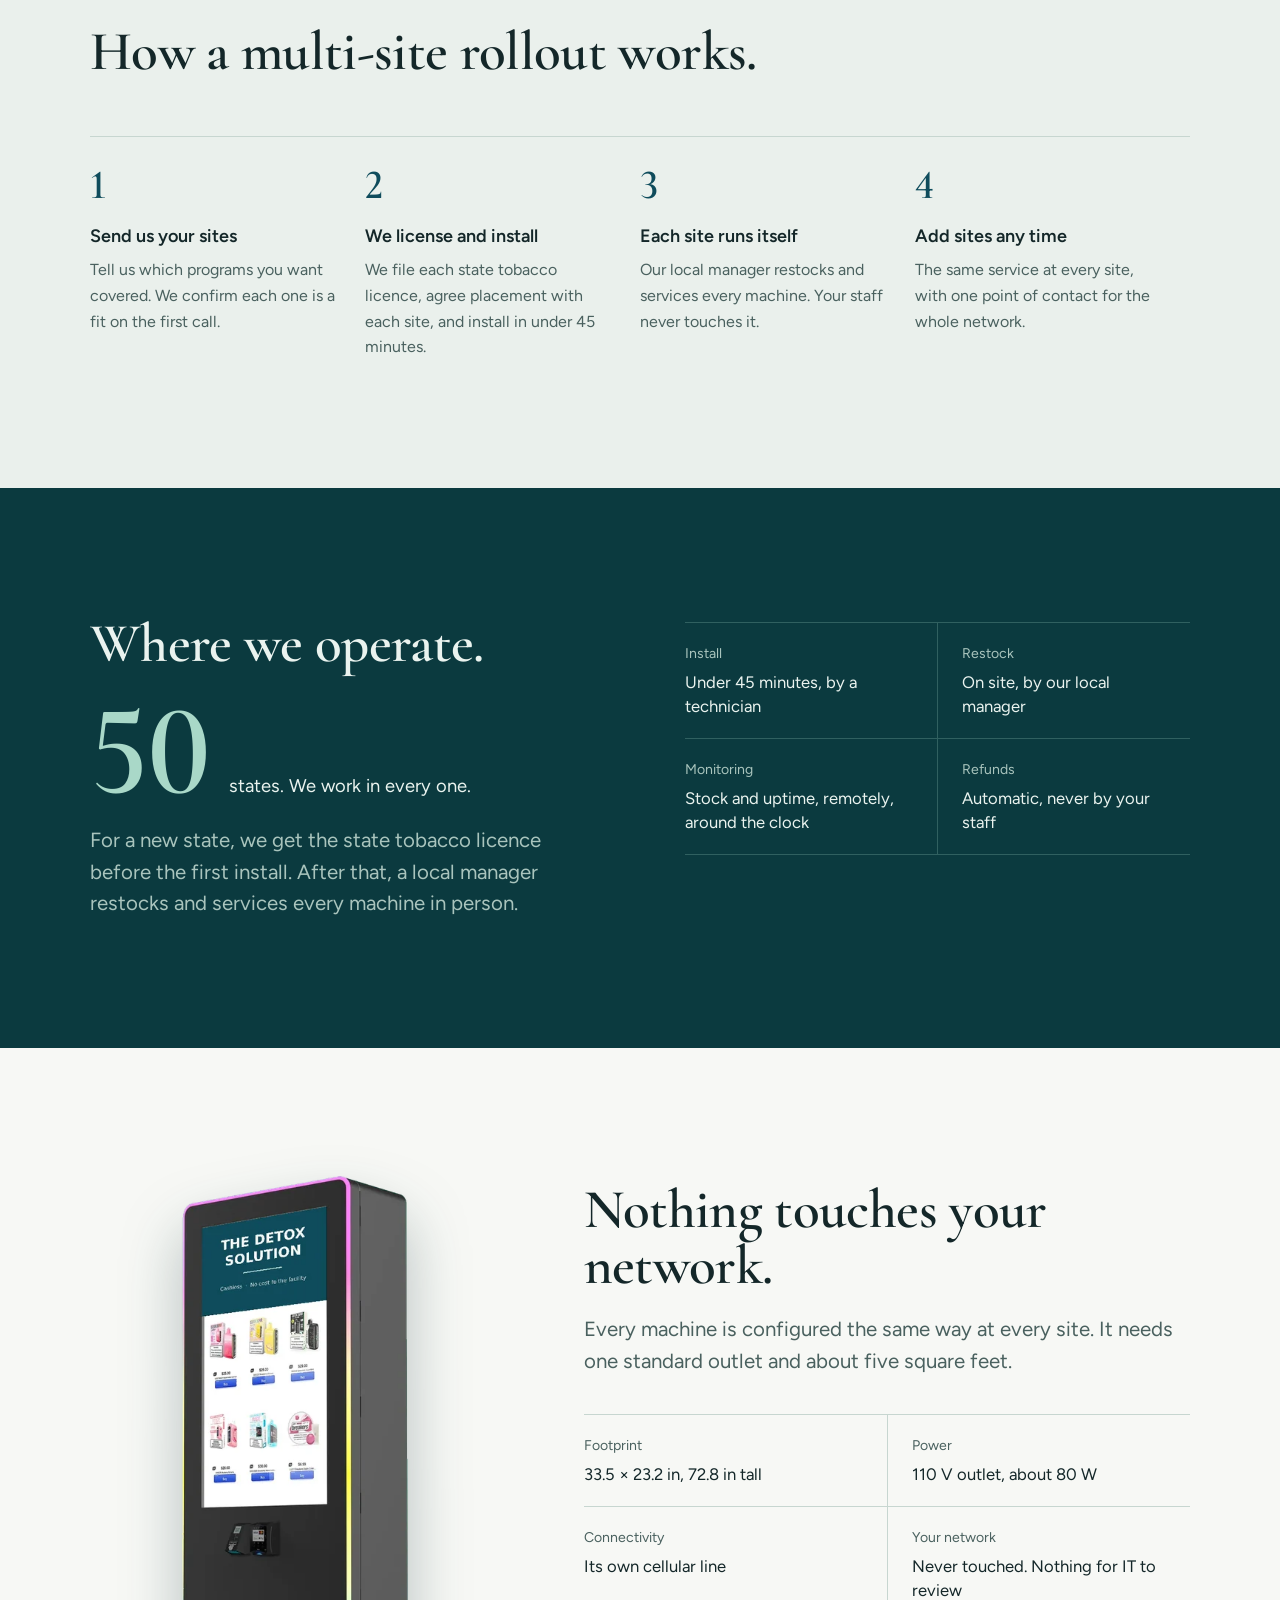
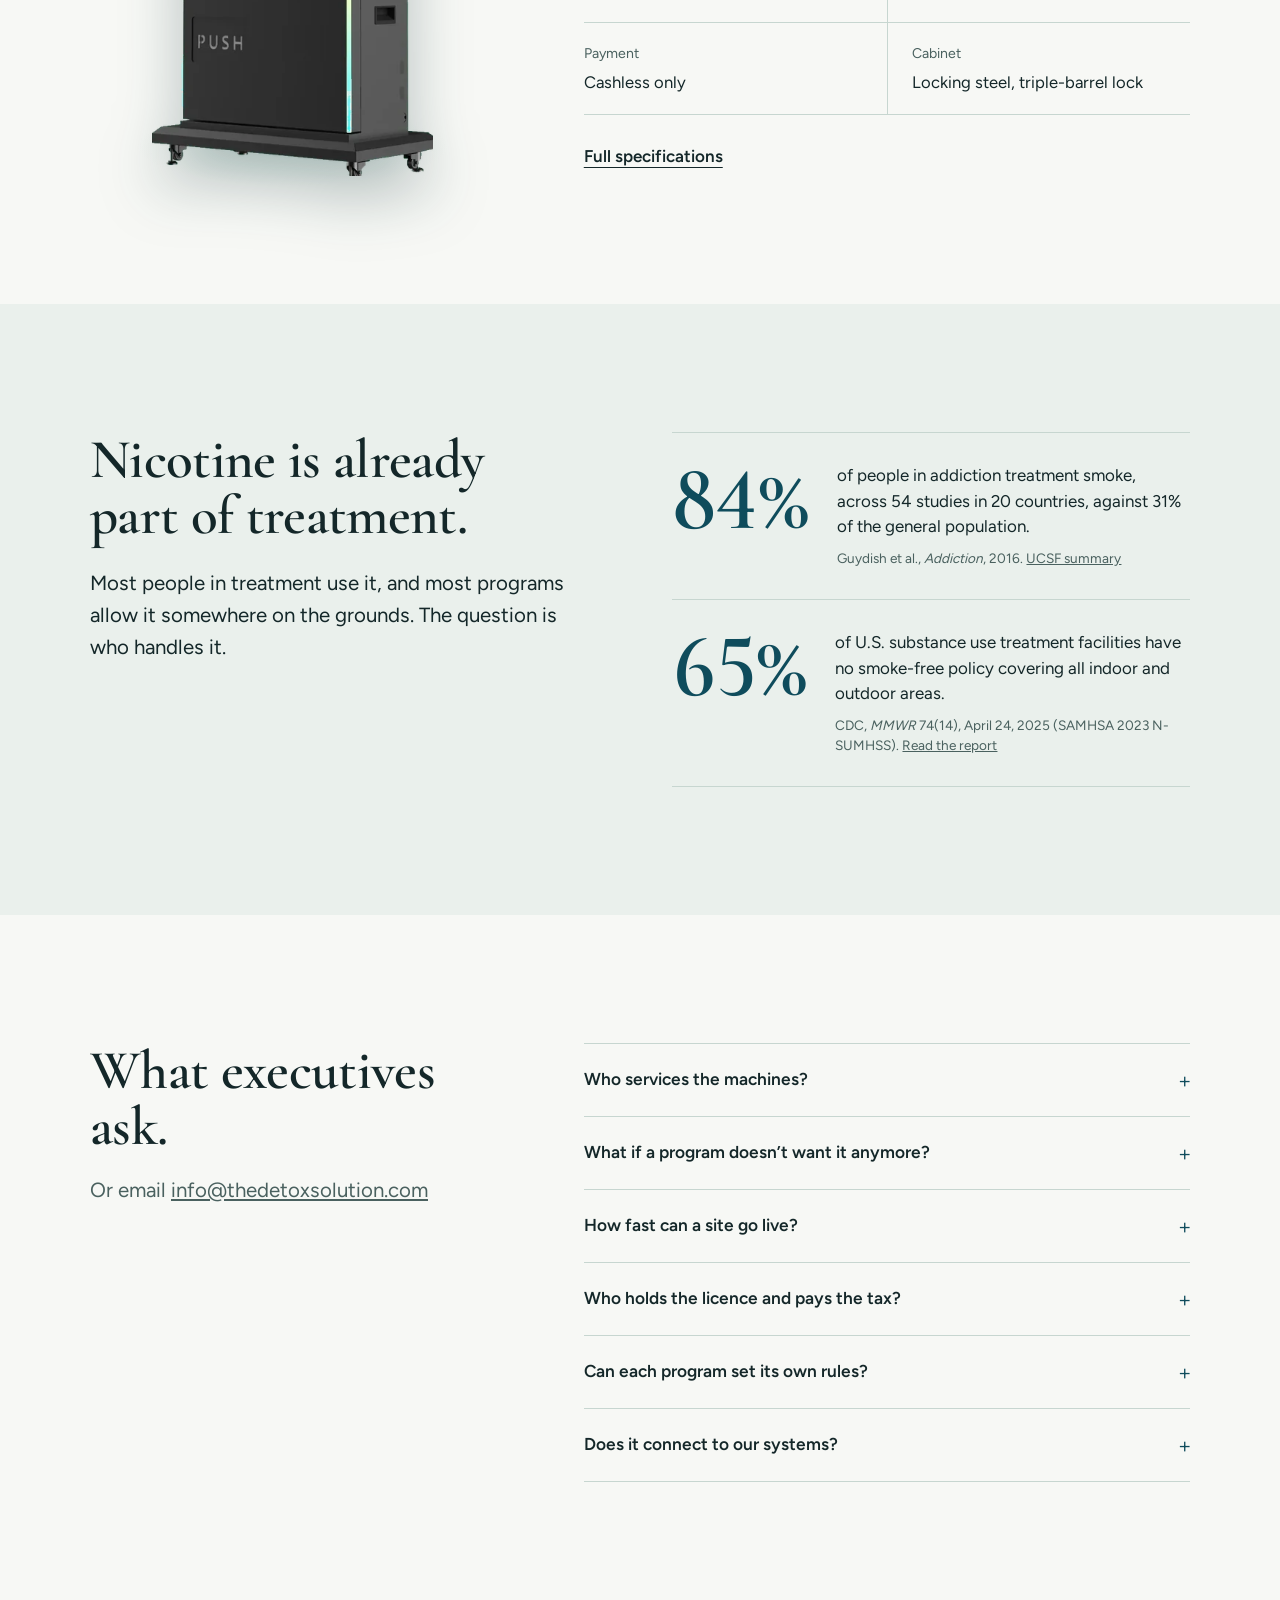
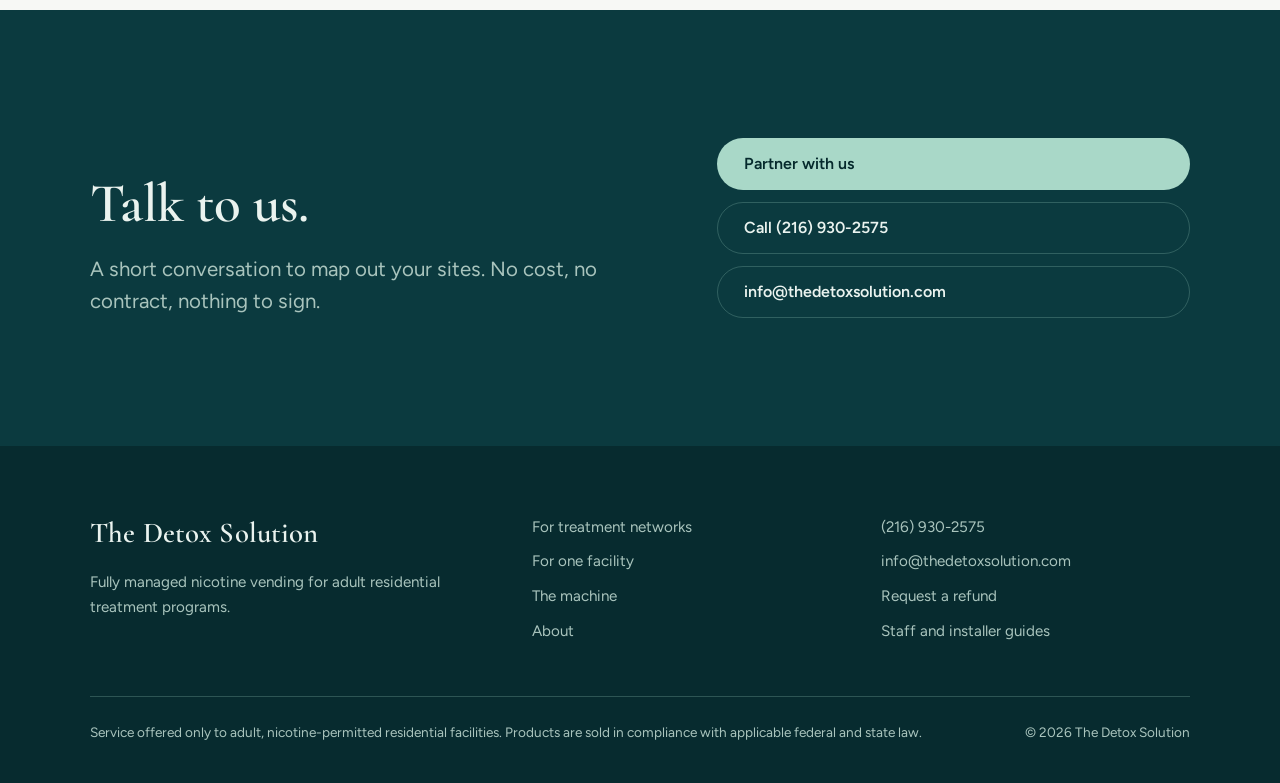
<file: networks.html>
<!DOCTYPE html>
<html lang="en">
<head>
<meta charset="utf-8">
<meta name="viewport" content="width=device-width, initial-scale=1">
<title>For treatment networks: The Detox Solution</title>
<meta name="description" content="For multi-site behavioral health and addiction treatment operators: a fully managed nicotine machine in each adult residential program, in any state. $0 cost, zero staff hours, no contract.">
<link rel="canonical" href="https://thedetoxsolution.com/networks.html">
<meta name="theme-color" content="#0B3A3F">
<meta property="og:type" content="website">
<meta property="og:site_name" content="The Detox Solution">
<meta property="og:title" content="One partner for every residential program you run">
<meta property="og:description" content="A fully managed nicotine machine in each adult residential program, in any state. $0 cost, zero staff hours, no contract.">
<meta property="og:url" content="https://thedetoxsolution.com/networks.html">
<meta property="og:image" content="https://thedetoxsolution.com/assets/og-networks.jpg">
<meta property="og:image:width" content="1200">
<meta property="og:image:height" content="630">
<meta name="twitter:card" content="summary_large_image">
<link rel="icon" href="/favicon.svg" type="image/svg+xml">
<link rel="preload" href="/assets/fonts/cormorant-garamond-latin-600-normal.woff2" as="font" type="font/woff2" crossorigin>
<link rel="preload" href="/assets/fonts/figtree-latin-wght-normal.woff2" as="font" type="font/woff2" crossorigin>
<link rel="stylesheet" href="/assets/site.css">
</head>
<body>
<a class="skip" href="#main">Skip to content</a>

<header class="site-head">
  <div class="wrap">
    <a class="wordmark" href="/">The Detox Solution</a>
    <nav class="nav" aria-label="Main">
      <a href="/networks.html" aria-current="page">For treatment networks</a>
      <a href="/machine.html">The machine</a>
      <a href="/about.html">About</a>
      <a href="#faq">FAQ</a>
      <a class="btn btn-glass" href="/contact.html">Partner with us</a>
      <details class="menu">
        <summary>Menu</summary>
        <div class="menu-panel">
          <a href="/">Home</a>
                    <a href="/machine.html">The machine</a>
          <a href="/about.html">About</a>
          <a href="#faq">FAQ</a>
          <a href="/contact.html">Partner with us</a>
        </div>
      </details>
    </nav>
  </div>
</header>

<main id="main">
<section class="hero hero-net">
  <div class="wrap">
    <div class="hero-grid">
      <div class="hero-copy">
        <p class="kicker">For multi-site treatment operators</p>
        <h1>One partner for every residential program you run.</h1>
        <p class="lead">A fully managed nicotine machine in each adult residential program you run, in any state. <strong>We run it end to end. Your staff never touches it, and it costs you nothing.</strong></p>
        <div class="hero-actions">
          <a class="btn btn-glass" href="/contact.html">Partner with us</a>
          <a class="btn btn-ghost" href="tel:+12169302575">Call (216) 930-2575</a>
        </div>
      </div>
      <article class="sheet" aria-labelledby="terms">
        <header><p id="terms">The terms</p><p>Per program</p></header>
        <dl>
          <div><dt>Cost to your organization</dt><dd>$0</dd></div>
          <div><dt>Capital expense</dt><dd>$0</dd></div>
          <div><dt>Staff time</dt><dd>None</dd></div>
          <div><dt>Licensing and sales tax</dt><dd>Ours</dd></div>
          <div><dt>Contract term</dt><dd>None<small>removed the day you ask</small></dd></div>
          <div><dt>States</dt><dd>All 50</dd></div>
        </dl>
        <footer>The same terms at every program, in every state.</footer>
      </article>
    </div>
  </div>
</section>

<section class="band paper" aria-labelledby="why">
  <div class="wrap">
    <h2 id="why">Why operators say yes.</h2>
    <div class="reasons">
      <div>
        <p class="display">Staff stop handling nicotine.</p>
        <p>No store runs, no holding packs at the nurses’ station, no settling who owes whom. The machine takes your team out of the middle.</p>
      </div>
      <div>
        <p class="display">Fewer reasons to leave campus.</p>
        <p>Residents who use nicotine can buy it on site, in the spot you choose, during the hours you set.</p>
      </div>
      <div>
        <p class="display">Any state you operate in.</p>
        <p>We work in all 50 states, and we get each state’s tobacco licence before the first install there.</p>
      </div>
      <div>
        <p class="display">One contact for every site.</p>
        <p>One person to call for every program and every state, from the first install to the last restock.</p>
      </div>
    </div>
  </div>
</section>

<section class="band mist" aria-labelledby="rollout">
  <div class="wrap">
    <h2 id="rollout">How a multi-site rollout works.</h2>
    <ol class="steps">
      <li><h3>Send us your sites</h3><p>Tell us which programs you want covered. We confirm each one is a fit on the first call.</p></li>
      <li><h3>We license and install</h3><p>We file each state tobacco licence, agree placement with each site, and install in under 45 minutes.</p></li>
      <li><h3>Each site runs itself</h3><p>Our local manager restocks and services every machine. Your staff never touches it.</p></li>
      <li><h3>Add sites any time</h3><p>The same service at every site, with one point of contact for the whole network.</p></li>
    </ol>
  </div>
</section>

<section class="band dark" aria-labelledby="where">
  <div class="wrap coverage">
    <div>
      <h2 id="where">Where we operate.</h2>
      <p class="big50"><b>50</b><span>states. We work in every one.</span></p>
      <p class="lead muted" style="margin-top:22px">For a new state, we get the state tobacco licence before the first install. After that, a local manager restocks and services every machine in person.</p>
    </div>
    <div>
      <dl class="specs" style="margin-top:6px">
        <div><dt>Install</dt><dd>Under 45 minutes, by a technician</dd></div>
        <div><dt>Restock</dt><dd>On site, by our local manager</dd></div>
        <div><dt>Monitoring</dt><dd>Stock and uptime, remotely, around the clock</dd></div>
        <div><dt>Refunds</dt><dd>Automatic, never by your staff</dd></div>
      </dl>
    </div>
  </div>
</section>

<section class="band paper" aria-labelledby="hw">
  <div class="wrap machine-grid">
    <div class="machine-figure">
      <img src="/assets/machine-586.webp" srcset="/assets/machine-380.webp 380w, /assets/machine-586.webp 586w" sizes="(max-width:700px) 210px, 290px" width="586" height="1250" alt="The machine from a three-quarter angle" loading="lazy" decoding="async" style="filter:drop-shadow(0 30px 30px rgba(7,43,47,.28))">
    </div>
    <div>
      <h2 id="hw">Nothing touches your network.</h2>
      <p class="lead muted" style="margin-top:20px">Every machine is configured the same way at every site. It needs one standard outlet and about five square feet.</p>
      <dl class="specs specs-light">
        <div><dt>Footprint</dt><dd>33.5 × 23.2 in, 72.8 in tall</dd></div>
        <div><dt>Power</dt><dd>110 V outlet, about 80 W</dd></div>
        <div><dt>Connectivity</dt><dd>Its own cellular line</dd></div>
        <div><dt>Your network</dt><dd>Never touched. Nothing for IT to review</dd></div>
        <div><dt>Payment</dt><dd>Cashless only</dd></div>
        <div><dt>Cabinet</dt><dd>Locking steel, triple-barrel lock</dd></div>
      </dl>
      <a class="textlink" href="/machine.html">Full specifications</a>
    </div>
  </div>
</section>

<section class="band mist" aria-labelledby="now">
  <div class="wrap evidence">
    <div>
      <h2 id="now">Nicotine is already part of treatment.</h2>
      <p class="lead">Most people in treatment use it, and most programs allow it somewhere on the grounds. The question is who handles it.</p>
    </div>
    <div class="stats">
      <div class="stat">
        <b>84%</b>
        <p>of people in addiction treatment smoke, across 54 studies in 20 countries, against 31% of the general population.
          <cite>Guydish et al., <i>Addiction</i>, 2016. <a href="https://www.ucsf.edu/news/2015/09/131661/around-world-those-treated-addiction-far-more-likely-smoke">UCSF summary</a></cite></p>
      </div>
      <div class="stat">
        <b>65%</b>
        <p>of U.S. substance use treatment facilities have no smoke-free policy covering all indoor and outdoor areas.
          <cite>CDC, <i>MMWR</i> 74(14), April 24, 2025 (SAMHSA 2023 N-SUMHSS). <a href="https://www.cdc.gov/mmwr/volumes/74/wr/mm7414a3.htm">Read the report</a></cite></p>
      </div>
    </div>
  </div>
</section>

<section class="band paper" id="faq" aria-labelledby="faqh">
  <div class="wrap faq-grid">
    <div>
      <h2 id="faqh">What executives ask.</h2>
      <p class="lead muted" style="margin-top:20px">Or email <a href="mailto:info@thedetoxsolution.com">info@thedetoxsolution.com</a></p>
    </div>
    <div class="faq">
      <details><summary>Who services the machines?</summary><p>We do. A local manager restocks and services each machine on site. Hardware faults, repairs and refunds are ours. Your staff never opens the machine.</p></details>
      <details><summary>What if a program doesn’t want it anymore?</summary><p>Tell us and we remove it at no cost. There is no term and nothing to get out of, at any single site or across the network.</p></details>
      <details><summary>How fast can a site go live?</summary><p>Usually about two weeks for the state tobacco licence, depending on the state. The install takes under 45 minutes.</p></details>
      <details><summary>Who holds the licence and pays the tax?</summary><p>We do. The state tobacco licence is in our name, and we collect and remit sales tax. Your organization carries none of it.</p></details>
      <details><summary>Can each program set its own rules?</summary><p>Yes. Each site chooses the placement, the hours, the house rules and the product list, within state law, and can change them at any time.</p></details>
      <details><summary>Does it connect to our systems?</summary><p>No. It runs on its own cellular line, needs one standard outlet, and never touches your network.</p></details>
    </div>
  </div>
</section>

<section class="band dark cta" aria-labelledby="talk">
  <div class="wrap cta-grid">
    <div>
      <h2 id="talk">Talk to us.</h2>
      <p class="lead">A short conversation to map out your sites. No cost, no contract, nothing to sign.</p>
    </div>
    <div class="cta-actions">
      <a class="btn btn-glass" href="/contact.html">Partner with us</a>
      <a class="btn btn-ghost" href="tel:+12169302575">Call (216) 930-2575</a>
      <a class="btn btn-ghost" href="mailto:info@thedetoxsolution.com">info@thedetoxsolution.com</a>
    </div>
  </div>
</section>
</main>

<footer class="site-foot">
  <div class="wrap">
    <div class="foot-grid">
      <div>
        <a class="wordmark" href="/">The Detox Solution</a>
        <p style="margin-top:14px;max-width:26em">Fully managed nicotine vending for adult residential treatment programs.</p>
      </div>
      <ul>
        <li><a href="/networks.html">For treatment networks</a></li>
        <li><a href="/contact.html">For one facility</a></li>
        <li><a href="/machine.html">The machine</a></li>
        <li><a href="/about.html">About</a></li>
      </ul>
      <ul>
        <li><a href="tel:+12169302575">(216) 930-2575</a></li>
        <li><a href="mailto:info@thedetoxsolution.com">info@thedetoxsolution.com</a></li>
        <li><a href="/refund.html">Request a refund</a></li>
        <li><a href="/start.html">Staff and installer guides</a></li>
      </ul>
    </div>
    <div class="foot-note">
      <p>Service offered only to adult, nicotine-permitted residential facilities. Products are sold in compliance with applicable federal and state law.</p>
      <p>© 2026 The Detox Solution</p>
    </div>
  </div>
</footer>
</body>
</html>
</file>
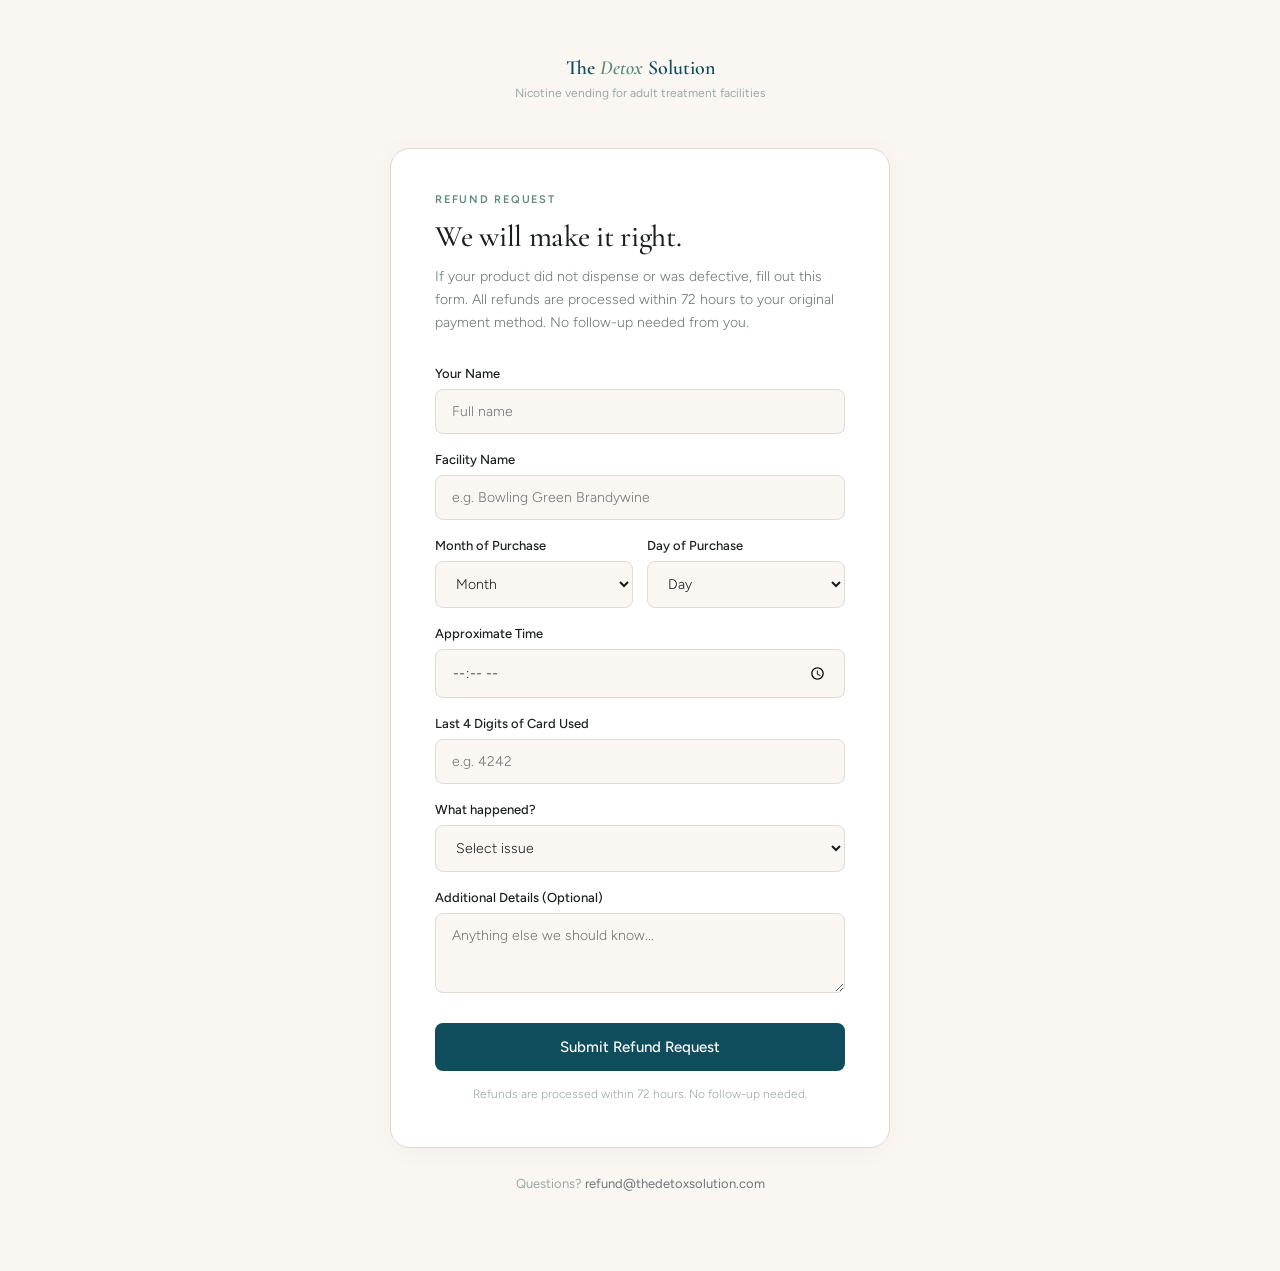
<file: refund.html>
<!DOCTYPE html>
<html lang="en">
<head>
  <meta charset="UTF-8"/>
  <link rel="icon" type="image/svg+xml" href="favicon.svg"/>
  <meta name="viewport" content="width=device-width, initial-scale=1.0"/>
  <title>Refund Request — The Detox Solution</title>
  <link href="https://fonts.googleapis.com/css2?family=Cormorant+Garamond:ital,wght@0,400;0,500;0,600;1,400&family=Figtree:wght@300;400;500;600&display=swap" rel="stylesheet"/>
  <style>
    *, *::before, *::after { box-sizing: border-box; margin: 0; padding: 0; }
    :root {
      --cream: #FAF7F2; --cream2: #F2EDE4; --white: #FFFFFF;
      --teal: #0F4C5C; --teal2: #0A3A48; --sage: #5B8A7A;
      --sage-light: #E8F0ED; --ink: #1A1E1D; --muted: #6B7875;
      --light-muted: #9BAAA5; --border: #E0DAD0; --border2: #C8C0B4;
    }
    body { background: var(--cream); color: var(--ink); font-family: 'Figtree', sans-serif; min-height: 100vh; display: flex; flex-direction: column; align-items: center; padding: 56px 24px 80px; -webkit-font-smoothing: antialiased; }

    .logo { font-family: 'Cormorant Garamond', serif; font-size: 20px; font-weight: 600; color: var(--teal); margin-bottom: 6px; }
    .logo span { font-style: italic; color: var(--sage); }
    .logo-sub { font-size: 12px; color: var(--light-muted); margin-bottom: 48px; }

    .card { background: var(--white); border: 1px solid var(--border); border-radius: 20px; padding: 44px; width: 100%; max-width: 500px; box-shadow: 0 2px 24px rgba(0,0,0,0.04); }
    .card-tag { font-size: 11px; font-weight: 600; letter-spacing: 0.16em; text-transform: uppercase; color: var(--sage); margin-bottom: 12px; }
    .card h1 { font-family: 'Cormorant Garamond', serif; font-size: 30px; font-weight: 500; letter-spacing: -0.01em; margin-bottom: 10px; }
    .card-sub { font-size: 14px; color: var(--muted); font-weight: 300; line-height: 1.65; margin-bottom: 32px; }

    .form-group { margin-bottom: 18px; }
    .form-group label { display: block; font-size: 13px; font-weight: 500; color: var(--ink); margin-bottom: 8px; }
    .form-group input, .form-group select, .form-group textarea { width: 100%; background: var(--cream); border: 1px solid var(--border); border-radius: 8px; padding: 13px 16px; color: var(--ink); font-family: 'Figtree', sans-serif; font-size: 14px; font-weight: 300; outline: none; transition: border-color 0.2s; }
    .form-group input:focus, .form-group select:focus { border-color: var(--teal); background: var(--white); }
    .form-group textarea { resize: vertical; min-height: 80px; }
    .form-row { display: grid; grid-template-columns: 1fr 1fr; gap: 14px; }
    @media(max-width:480px){ .form-row{grid-template-columns:1fr;} }

    .submit-btn { width: 100%; background: var(--teal); color: var(--white); padding: 15px; border: none; border-radius: 8px; font-family: 'Figtree', sans-serif; font-size: 15px; font-weight: 500; cursor: pointer; transition: background 0.2s; margin-top: 8px; }
    .submit-btn:hover { background: var(--teal2); }
    .form-note { font-size: 12px; color: var(--light-muted); text-align: center; margin-top: 14px; font-weight: 300; line-height: 1.5; }

    .success-msg { display: none; text-align: center; padding: 32px 0; }
    .success-check { font-size: 36px; color: var(--teal); margin-bottom: 16px; }
    .success-title { font-family: 'Cormorant Garamond', serif; font-size: 24px; font-weight: 500; margin-bottom: 10px; }
    .success-body { font-size: 14px; color: var(--muted); font-weight: 300; line-height: 1.65; }

    .help { margin-top: 28px; font-size: 13px; color: var(--light-muted); text-align: center; }
    .help a { color: var(--muted); text-decoration: none; transition: color 0.2s; }
    .help a:hover { color: var(--ink); }
  </style>
</head>
<body>

  <div class="logo">The <span>Detox</span> Solution</div>
  <div class="logo-sub">Nicotine vending for adult treatment facilities</div>

  <div class="card">
    <div class="card-tag">Refund Request</div>
    <h1>We will make it right.</h1>
    <p class="card-sub">If your product did not dispense or was defective, fill out this form. All refunds are processed within 72 hours to your original payment method. No follow-up needed from you.</p>

    <form id="refundForm" action="https://formspree.io/f/xojbzewz" method="POST">
      <div class="form-group"><label>Your Name</label><input type="text" name="name" placeholder="Full name" required/></div>
      <div class="form-group"><label>Facility Name</label><input type="text" name="facility" placeholder="e.g. Bowling Green Brandywine" required/></div>
      <div class="form-row">
        <div class="form-group">
          <label>Month of Purchase</label>
          <select name="month" required>
            <option value="" disabled selected>Month</option>
            <option>January</option><option>February</option><option>March</option><option>April</option><option>May</option><option>June</option><option>July</option><option>August</option><option>September</option><option>October</option><option>November</option><option>December</option>
          </select>
        </div>
        <div class="form-group">
          <label>Day of Purchase</label>
          <select name="day" required>
            <option value="" disabled selected>Day</option>
            <option>1</option><option>2</option><option>3</option><option>4</option><option>5</option><option>6</option><option>7</option><option>8</option><option>9</option><option>10</option><option>11</option><option>12</option><option>13</option><option>14</option><option>15</option><option>16</option><option>17</option><option>18</option><option>19</option><option>20</option><option>21</option><option>22</option><option>23</option><option>24</option><option>25</option><option>26</option><option>27</option><option>28</option><option>29</option><option>30</option><option>31</option>
          </select>
        </div>
      </div>
      <div class="form-group"><label>Approximate Time</label><input type="time" name="time" required/></div>
      <div class="form-group"><label>Last 4 Digits of Card Used</label><input type="text" name="card_last4" placeholder="e.g. 4242" maxlength="4" required/></div>
      <div class="form-group"><label>What happened?</label>
        <select name="issue" required>
          <option value="" disabled selected>Select issue</option>
          <option>Product did not dispense</option>
          <option>Product dispensed but was defective</option>
          <option>Wrong product dispensed</option>
          <option>Other</option>
        </select>
      </div>
      <div class="form-group"><label>Additional Details (Optional)</label><textarea name="details" placeholder="Anything else we should know..."></textarea></div>
      <button type="submit" class="submit-btn">Submit Refund Request</button>
      <div class="form-note">Refunds are processed within 72 hours. No follow-up needed.</div>
    </form>

    <div class="success-msg" id="successMsg">
      <div class="success-check">&#10003;</div>
      <div class="success-title">Refund request submitted.</div>
      <p class="success-body">Your refund will be returned to your card within 72 hours. You do not need to do anything else.</p>
    </div>
  </div>

  <div class="help">Questions? <a href="mailto:refund@thedetoxsolution.com">refund@thedetoxsolution.com</a></div>

<script>
  document.getElementById('refundForm').addEventListener('submit', async function(e) {
    e.preventDefault();
    const form = this;
    const data = new FormData(form);
    try {
      const response = await fetch('https://formspree.io/f/xojbzewz', { method: 'POST', body: data, headers: { 'Accept': 'application/json' } });
      if (response.ok) { form.style.display = 'none'; document.getElementById('successMsg').style.display = 'block'; }
      else { alert('Something went wrong. Please email refund@thedetoxsolution.com'); }
    } catch { alert('Something went wrong. Please email refund@thedetoxsolution.com'); }
  });
</script>
</body>
</html>
</file>
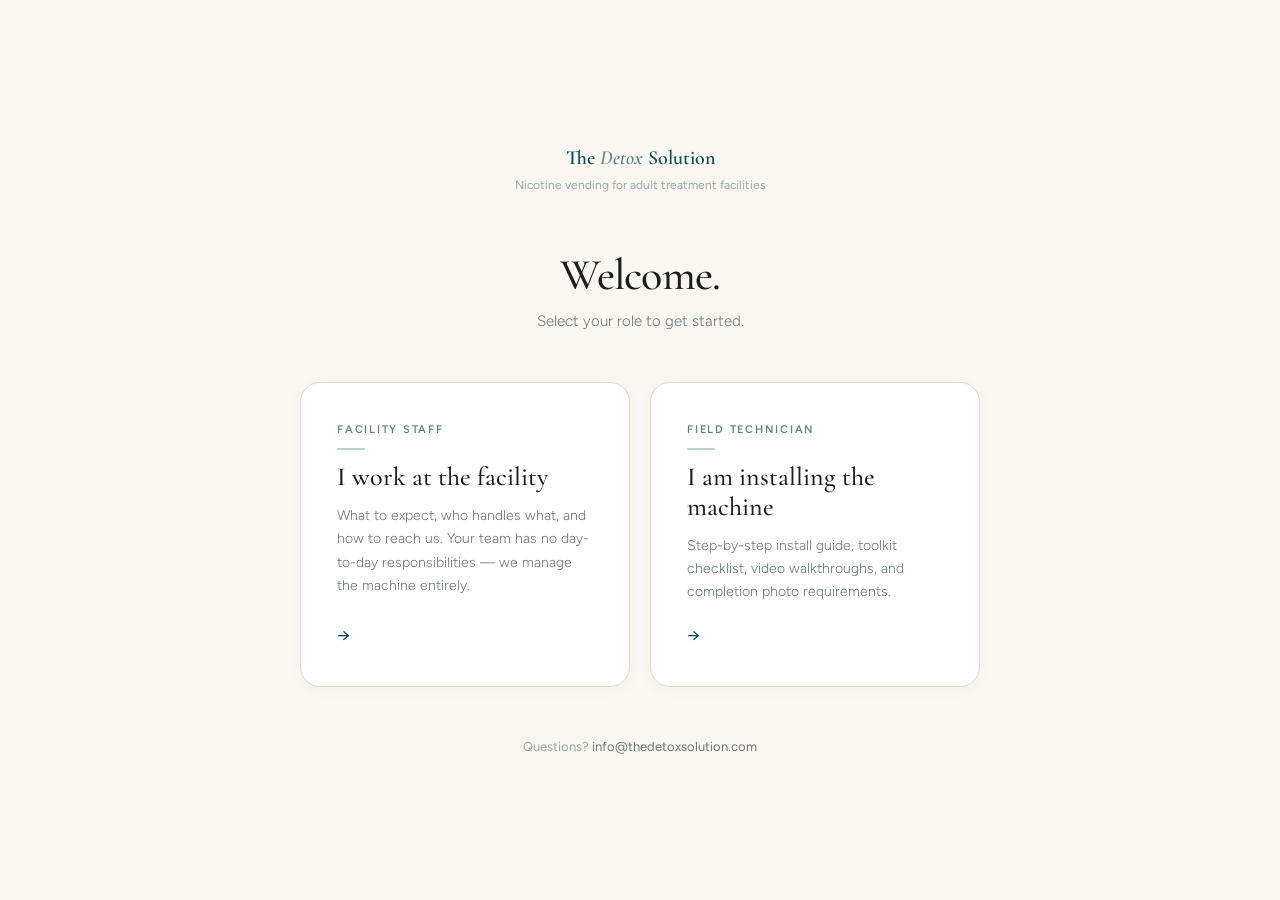
<file: start.html>
<!DOCTYPE html>
<html lang="en">
<head>
  <meta charset="UTF-8"/>
  <link rel="icon" type="image/svg+xml" href="favicon.svg"/>
  <meta name="viewport" content="width=device-width, initial-scale=1.0"/>
  <title>Get Started — The Detox Solution</title>
  <link href="https://fonts.googleapis.com/css2?family=Cormorant+Garamond:ital,wght@0,400;0,500;0,600;1,400&family=Figtree:wght@300;400;500;600&display=swap" rel="stylesheet"/>
  <style>
    *, *::before, *::after { box-sizing: border-box; margin: 0; padding: 0; }
    :root {
      --cream: #FAF7F2; --white: #FFFFFF; --teal: #0F4C5C; --sage: #5B8A7A;
      --sage-light: #E8F0ED; --sage-mid: #B8D4CB; --ink: #1A1E1D; --muted: #6B7875;
      --light-muted: #9BAAA5; --border: #E0DAD0; --border2: #C8C0B4;
    }
    body { background: var(--cream); color: var(--ink); font-family: 'Figtree', sans-serif; min-height: 100vh; display: flex; flex-direction: column; align-items: center; justify-content: center; padding: 48px 24px; -webkit-font-smoothing: antialiased; }

    .logo { font-family: 'Cormorant Garamond', serif; font-size: 20px; font-weight: 600; color: var(--teal); margin-bottom: 8px; }
    .logo span { font-style: italic; color: var(--sage); }
    .logo-sub { font-size: 12px; color: var(--light-muted); margin-bottom: 56px; }

    .headline { font-family: 'Cormorant Garamond', serif; font-size: clamp(32px,5vw,44px); font-weight: 500; letter-spacing: -0.02em; text-align: center; margin-bottom: 10px; }
    .sub { font-size: 15px; color: var(--muted); font-weight: 300; text-align: center; margin-bottom: 52px; }

    .cards { display: grid; grid-template-columns: 1fr 1fr; gap: 20px; width: 100%; max-width: 680px; }
    @media(max-width:580px){ .cards{grid-template-columns:1fr;} }

    .card { background: var(--white); border: 1px solid var(--border); border-radius: 20px; padding: 40px 36px; text-decoration: none; color: var(--ink); transition: border-color 0.2s, transform 0.2s, box-shadow 0.2s; display: flex; flex-direction: column; gap: 12px; box-shadow: 0 2px 16px rgba(15,76,92,0.04); }
    .card:hover { border-color: var(--border2); transform: translateY(-3px); box-shadow: 0 8px 32px rgba(15,76,92,0.08); }

    .card-tag { font-size: 11px; font-weight: 600; letter-spacing: 0.16em; text-transform: uppercase; color: var(--sage); }
    .card-line { width: 28px; height: 2px; background: var(--sage-mid); border-radius: 2px; }
    .card-title { font-family: 'Cormorant Garamond', serif; font-size: 26px; font-weight: 500; line-height: 1.15; }
    .card-desc { font-size: 14px; color: var(--muted); line-height: 1.65; font-weight: 300; flex: 1; }
    .card-arrow { font-size: 18px; color: var(--teal); transition: transform 0.2s; margin-top: 8px; }
    .card:hover .card-arrow { transform: translateX(4px); }

    .footer-text { margin-top: 52px; font-size: 13px; color: var(--light-muted); text-align: center; }
    .footer-text a { color: var(--muted); text-decoration: none; transition: color 0.2s; }
    .footer-text a:hover { color: var(--ink); }
  </style>
</head>
<body>

  <div class="logo">The <span>Detox</span> Solution</div>
  <div class="logo-sub">Nicotine vending for adult treatment facilities</div>

  <div class="headline">Welcome.</div>
  <p class="sub">Select your role to get started.</p>

  <div class="cards">
    <a href="https://thedetoxsolution.com/facility" class="card">
      <div class="card-tag">Facility Staff</div>
      <div class="card-line"></div>
      <div class="card-title">I work at the facility</div>
      <div class="card-desc">What to expect, who handles what, and how to reach us. Your team has no day-to-day responsibilities — we manage the machine entirely.</div>
      <div class="card-arrow">→</div>
    </a>
    <a href="https://thedetoxsolution.com/installer" class="card">
      <div class="card-tag">Field Technician</div>
      <div class="card-line"></div>
      <div class="card-title">I am installing the machine</div>
      <div class="card-desc">Step-by-step install guide, toolkit checklist, video walkthroughs, and completion photo requirements.</div>
      <div class="card-arrow">→</div>
    </a>
  </div>

  <div class="footer-text">
    Questions? <a href="mailto:info@thedetoxsolution.com">info@thedetoxsolution.com</a>
  </div>

</body>
</html>
</file>
<file: assets/site.css>
/* The Detox Solution, site styles (redesign 2026-11) */
@font-face{font-family:"Cormorant Garamond";src:url(/assets/fonts/cormorant-garamond-latin-500-normal.woff2) format("woff2");font-weight:500;font-style:normal;font-display:swap}
@font-face{font-family:"Cormorant Garamond";src:url(/assets/fonts/cormorant-garamond-latin-600-normal.woff2) format("woff2");font-weight:600;font-style:normal;font-display:swap}
@font-face{font-family:"Figtree";src:url(/assets/fonts/figtree-latin-wght-normal.woff2) format("woff2");font-weight:300 900;font-style:normal;font-display:swap}

:root{
  --pine:#0B3A3F; --pine-deep:#072B2F; --teal:#0F4C5C; --glass:#A9D8C8; --glass-ink:#05292C;
  --mist:#EAF0EC; --paper:#F7F8F5; --ink:#142729; --muted:#4A615F; --line:#C7D6D0;
  --on-dark:#EAF3EF; --on-dark-muted:#A9C4BD; --line-dark:rgba(169,216,200,.24);
  --serif:"Cormorant Garamond",Georgia,"Times New Roman",serif;
  --sans:"Figtree",system-ui,-apple-system,"Segoe UI",sans-serif;
  --wrap:1180px; --gut:clamp(20px,4vw,40px);
}
*,*::before,*::after{box-sizing:border-box}
html{-webkit-text-size-adjust:100%;scroll-behavior:smooth}
@media (prefers-reduced-motion:reduce){html{scroll-behavior:auto}*{animation:none!important;transition:none!important}}
body{margin:0;background:var(--paper);color:var(--ink);font:400 1.0625rem/1.62 var(--sans);text-rendering:optimizeLegibility;-webkit-font-smoothing:antialiased}
img{max-width:100%;height:auto;display:block}
a{color:inherit}
:focus-visible{outline:2px solid var(--glass);outline-offset:3px;border-radius:4px}
.wrap{max-width:var(--wrap);margin:0 auto;padding:0 var(--gut)}
.skip{position:absolute;left:-999px;top:8px;background:var(--glass);color:var(--glass-ink);padding:8px 14px;border-radius:6px;z-index:99}
.skip:focus{left:8px}

/* type */
.display,h1,h2{font-family:var(--serif);font-weight:600;letter-spacing:-.012em;margin:0}
h1{font-size:clamp(3rem,6.2vw,5.75rem);line-height:.96}
h2{font-size:clamp(2.25rem,4.3vw,3.7rem);line-height:1.02}
h3{font-family:var(--sans);font-size:1.125rem;line-height:1.35;font-weight:600;margin:0}
p{margin:0}
.lead{font-size:clamp(1.125rem,1.6vw,1.3rem);line-height:1.55;max-width:36em}
.kicker{font-size:.95rem;font-weight:500;color:var(--muted);margin-bottom:18px}
.dark .kicker{color:var(--on-dark-muted)}
.muted{color:var(--muted)}
.dark .muted{color:var(--on-dark-muted)}

/* bands */
.band{padding:clamp(72px,10vw,132px) 0}
.dark{background:var(--pine);color:var(--on-dark)}
.mist{background:var(--mist)}
.paper{background:var(--paper)}

/* header */
.site-head{position:absolute;inset:0 0 auto 0;z-index:20}
.site-head .wrap{display:flex;align-items:center;justify-content:space-between;height:84px;gap:24px}
.wordmark{font-family:var(--serif);font-weight:600;font-size:1.6rem;letter-spacing:.005em;text-decoration:none;color:var(--on-dark);white-space:nowrap}
.light-head .wordmark{color:var(--ink)}
.nav{display:flex;align-items:center;gap:28px;font-size:.95rem;font-weight:500}
.nav a{text-decoration:none;color:var(--on-dark-muted)}
.nav a:hover,.nav a[aria-current]{color:var(--on-dark)}
.light-head .nav a{color:var(--muted)}
.light-head .nav a:hover,.light-head .nav a[aria-current]{color:var(--ink)}
.menu{display:none;position:relative}
.menu summary{list-style:none;cursor:pointer;font-weight:600;font-size:.95rem;color:var(--on-dark);padding:10px 14px;border:1px solid var(--line-dark);border-radius:999px}
.light-head .menu summary{color:var(--ink);border-color:var(--line)}
.menu summary::-webkit-details-marker{display:none}
.menu-panel{position:absolute;right:0;top:calc(100% + 8px);background:var(--paper);color:var(--ink);border-radius:14px;padding:10px;min-width:230px;box-shadow:0 1px 0 rgba(0,0,0,.04),0 18px 40px -12px rgba(4,30,33,.45)}
.menu-panel a{display:block;padding:12px 14px;border-radius:8px;text-decoration:none;font-weight:500}
.menu-panel a:hover{background:var(--mist)}

/* buttons */
.btn{display:inline-flex;align-items:center;justify-content:center;gap:10px;min-height:52px;padding:0 26px;border-radius:999px;font:600 1rem/1 var(--sans);text-decoration:none;border:1px solid transparent;transition:background-color .2s,color .2s,border-color .2s}
.btn-glass{background:var(--glass);color:var(--glass-ink)}
.btn-glass:hover{background:#C3E6D9}
.btn-ghost{border-color:var(--line-dark);color:var(--on-dark)}
.btn-ghost:hover{border-color:var(--glass)}
.btn-teal{background:var(--teal);color:#fff}
.btn-teal:hover{background:var(--pine)}
.btn-line{border-color:var(--line);color:var(--ink)}
.btn-line:hover{border-color:var(--teal)}
.nav .btn{min-height:42px;padding:0 18px;font-size:.92rem}
.nav .btn-glass{color:var(--glass-ink)}

/* hero */
.hero{position:relative;overflow:hidden;background:radial-gradient(120% 90% at 78% 30%,#0F4A50 0%,var(--pine) 46%,var(--pine-deep) 100%);color:var(--on-dark)}
.hero-grid{display:grid;grid-template-columns:minmax(0,1.12fr) minmax(0,.88fr);align-items:end;gap:40px;padding-top:140px}
.hero-copy{padding-bottom:72px}
.hero h1{max-width:12.2ch}
.hero .lead{margin-top:28px;color:var(--on-dark-muted)}
.hero .lead strong{color:var(--on-dark);font-weight:500}
.paths{display:grid;grid-template-columns:1fr 1fr;gap:14px;margin-top:40px;max-width:640px}
.path{display:flex;flex-direction:column;gap:6px;padding:20px 22px 22px;border-radius:18px;text-decoration:none;transition:transform .2s,background-color .2s,border-color .2s}
.path small{font-size:.9rem;font-weight:500}
.path span{font-family:var(--serif);font-weight:600;font-size:1.6rem;line-height:1.08}
.path-primary{background:var(--glass);color:var(--glass-ink)}
.path-primary small{color:#22504F}
.path-secondary{border:1px solid var(--line-dark);color:var(--on-dark)}
.path-secondary small{color:var(--on-dark-muted)}
.path:hover{transform:translateY(-2px)}
.path-secondary:hover{border-color:var(--glass)}
.hero-stage{position:relative;align-self:end;display:flex;justify-content:center;min-height:560px}
.hero-stage::before{content:"";position:absolute;left:50%;bottom:-40px;width:130%;height:150px;transform:translateX(-50%);background:radial-gradient(50% 50% at 50% 50%,rgba(169,216,200,.34) 0%,rgba(169,216,200,.10) 45%,rgba(169,216,200,0) 72%)}
.hero-stage::after{content:"";position:absolute;left:50%;top:6%;width:70%;height:78%;transform:translateX(-50%);background:radial-gradient(closest-side,rgba(120,200,220,.18),rgba(120,200,220,0));filter:blur(10px)}
.hero-machine{position:relative;z-index:1;width:auto;height:min(64vh,620px);filter:drop-shadow(0 40px 46px rgba(0,0,0,.5));animation:rise 1.1s cubic-bezier(.2,.7,.1,1) both}
@keyframes rise{from{opacity:0;transform:translateY(28px)}to{opacity:1;transform:none}}

/* zeros */
.zeros{position:relative;z-index:2;border-top:1px solid var(--line-dark);display:grid;grid-template-columns:repeat(3,1fr)}
.zero{padding:34px 28px 40px 0;display:flex;align-items:baseline;gap:18px}
.zero+.zero{padding-left:28px;border-left:1px solid var(--line-dark)}
.zero b{font-family:var(--serif);font-weight:600;font-size:clamp(3.2rem,5.4vw,4.8rem);line-height:.9;color:var(--glass)}
.zero span{font-size:1rem;line-height:1.35;color:var(--on-dark);max-width:12em}

/* evidence */
.evidence{display:grid;grid-template-columns:minmax(0,1fr) minmax(0,1.05fr);gap:clamp(40px,7vw,96px);align-items:start}
.evidence .lead{margin-top:24px}
.stats{display:grid;gap:0;border-top:1px solid var(--line)}
.stat{display:grid;grid-template-columns:auto 1fr;gap:28px;align-items:start;padding:30px 0;border-bottom:1px solid var(--line)}
.stat b{font-family:var(--serif);font-weight:600;font-size:clamp(4rem,7vw,6rem);line-height:.82;color:var(--teal);min-width:2.1ch}
.stat p{font-size:1.06rem;line-height:1.5}
.stat cite{display:block;margin-top:10px;font-style:normal;font-size:.85rem;line-height:1.45;color:var(--muted)}
.stat cite a{color:var(--muted)}

/* ledger (signature) */
.ledger-head{max-width:820px;margin-bottom:56px}
.ledger-head .lead{margin-top:20px}
.ledger{display:grid;grid-template-columns:minmax(0,1.25fr) minmax(0,1fr);border-top:2px solid var(--ink)}
.ledger-col{padding:28px 0 0}
.ledger-col+.ledger-col{border-left:1px solid var(--line);padding-left:clamp(28px,5vw,72px)}
.ledger-label{display:flex;justify-content:space-between;gap:16px;font-weight:600;font-size:1rem;margin-bottom:14px}
.ledger-label em{font-style:normal;font-weight:500;color:var(--muted)}
.dark .ledger-label em,.you .ledger-label em{color:inherit;opacity:.75}
.ledger-list{list-style:none;margin:0;padding:0;counter-reset:l}
.ledger-list li{display:flex;justify-content:space-between;gap:20px;padding:13px 0;border-bottom:1px solid var(--line);font-size:1.05rem}
.ledger-list li::after{content:"Us";font-weight:600;font-size:.85rem;color:var(--teal);padding-top:3px}
.ledger-col:first-child{padding-right:clamp(28px,5vw,72px)}
.you{position:sticky;top:40px}
.you p.display{font-size:clamp(2.6rem,5vw,4.6rem);line-height:.98;max-width:8ch;margin-top:6px}
.you .muted{margin-top:22px;max-width:22em}

/* steps */
.steps{list-style:none;margin:56px 0 0;padding:0;display:grid;grid-template-columns:repeat(4,1fr);gap:0;counter-reset:s}
.steps li{position:relative;padding:28px 28px 0 0;border-top:1px solid var(--line);counter-increment:s}
.steps li::before{content:counter(s);display:block;font-family:var(--serif);font-weight:600;font-size:2.6rem;line-height:1;color:var(--teal);margin-bottom:18px}
.steps h3{margin-bottom:8px}
.steps p{color:var(--muted);font-size:1rem}
.dark .steps li{border-top-color:var(--line-dark)}
.dark .steps li::before{color:var(--glass)}
.dark .steps p{color:var(--on-dark-muted)}

/* machine band */
.machine-grid{display:grid;grid-template-columns:minmax(0,.8fr) minmax(0,1.2fr);gap:clamp(40px,7vw,100px);align-items:center}
.machine-figure{position:relative;display:flex;justify-content:center}
.machine-figure::before{content:"";position:absolute;bottom:-26px;left:50%;width:110%;height:110px;transform:translateX(-50%);background:radial-gradient(50% 50% at 50% 50%,rgba(169,216,200,.28),rgba(169,216,200,0) 70%)}
.machine-figure img{position:relative;height:min(70vh,600px);width:auto;filter:drop-shadow(0 34px 40px rgba(0,0,0,.45))}
.specs{margin:36px 0 0;display:grid;grid-template-columns:1fr 1fr;border-top:1px solid var(--line-dark)}
.specs div{padding:20px 24px 20px 0;border-bottom:1px solid var(--line-dark)}
.specs div:nth-child(even){padding-left:24px;border-left:1px solid var(--line-dark)}
.specs dt{font-size:.88rem;color:var(--on-dark-muted);margin-bottom:4px}
.specs dd{margin:0;font-size:1.04rem;line-height:1.45}
.textlink{display:inline-block;margin-top:28px;font-weight:600;text-decoration:underline;text-underline-offset:5px;text-decoration-thickness:1px}
.dark .textlink{color:var(--glass)}

/* proof */
.proof-grid{display:grid;grid-template-columns:minmax(0,1fr) minmax(0,1.1fr);gap:clamp(40px,7vw,96px);align-items:start}
.counter{display:flex;flex-wrap:wrap;gap:12px 40px;margin-top:32px}
.counter div{display:flex;flex-direction:column}
.counter b{font-family:var(--serif);font-weight:600;font-size:clamp(3.6rem,6vw,5.2rem);line-height:.9;color:var(--teal)}
.counter small{font-size:.98rem;color:var(--muted);margin-top:8px}
.hosts{list-style:none;margin:0;padding:0;border-top:1px solid var(--line)}
.hosts li{display:flex;justify-content:space-between;gap:16px;padding:18px 0;border-bottom:1px solid var(--line)}
.hosts strong{font-weight:600}
.hosts span{color:var(--muted)}
.ph{background:repeating-linear-gradient(135deg,rgba(15,76,92,.07) 0 6px,rgba(15,76,92,0) 6px 12px);outline:1.5px dashed #6E8F8A;outline-offset:2px;border-radius:4px;padding:0 .18em}
.dark .ph{outline-color:#7FA79D;background:repeating-linear-gradient(135deg,rgba(169,216,200,.12) 0 6px,rgba(169,216,200,0) 6px 12px)}

/* rules (will / won't) */
.rules{display:grid;grid-template-columns:1fr 1fr;gap:0;margin-top:52px;border-top:2px solid var(--ink)}
.rules section{padding:28px 0 0}
.rules section+section{border-left:1px solid var(--line);padding-left:clamp(28px,5vw,64px)}
.rules section:first-child{padding-right:clamp(28px,5vw,64px)}
.rules ul{list-style:none;margin:16px 0 0;padding:0}
.rules li{padding:12px 0;border-bottom:1px solid var(--line)}

/* faq */
.faq-grid{display:grid;grid-template-columns:minmax(0,.8fr) minmax(0,1.2fr);gap:clamp(40px,7vw,96px)}
.faq{border-top:1px solid var(--line)}
.faq details{border-bottom:1px solid var(--line)}
.faq summary{cursor:pointer;list-style:none;display:flex;justify-content:space-between;gap:24px;padding:22px 0;font-weight:600;font-size:1.08rem}
.faq summary::-webkit-details-marker{display:none}
.faq summary::after{content:"+";font-family:var(--serif);font-size:1.8rem;line-height:.8;color:var(--teal);transition:transform .2s}
.faq details[open] summary::after{transform:rotate(45deg)}
.faq details p{padding:0 0 24px;color:var(--muted);max-width:40em}

/* cta */
.cta{text-align:left}
.cta-grid{display:grid;grid-template-columns:minmax(0,1.1fr) minmax(0,.9fr);gap:48px;align-items:end}
.cta .lead{margin-top:22px}
.dark.cta .lead{color:var(--on-dark-muted)}
.mist.cta .lead{color:var(--muted)}
.cta-actions{display:flex;flex-direction:column;gap:12px;align-items:stretch}
.cta-actions .btn{justify-content:space-between}
.cta-actions small{color:var(--on-dark-muted);font-size:.9rem;margin-top:6px}

/* term sheet (networks) */
.sheet{background:#FBFCFA;color:var(--ink);border-radius:6px;padding:34px 34px 30px;box-shadow:0 1px 0 rgba(255,255,255,.4) inset,0 2px 4px rgba(0,0,0,.18),0 30px 60px -20px rgba(0,0,0,.55);transform:rotate(-1.2deg);max-width:470px;justify-self:end;animation:rise 1s cubic-bezier(.2,.7,.1,1) .1s both}
.sheet header{display:flex;justify-content:space-between;align-items:baseline;border-bottom:2px solid var(--ink);padding-bottom:14px}
.sheet header p:first-child{font-family:var(--serif);font-weight:600;font-size:1.9rem;line-height:1}
.sheet header p:last-child{font-size:.85rem;color:var(--muted)}
.sheet dl{margin:0}
.sheet dl div{display:grid;grid-template-columns:1fr auto;gap:16px;padding:13px 0;border-bottom:1px solid var(--line);align-items:baseline}
.sheet dt{font-size:.98rem;color:var(--muted)}
.sheet dd{margin:0;font-family:var(--serif);font-weight:600;font-size:1.45rem;line-height:1.1;text-align:right}
.sheet dd small{display:block;font-family:var(--sans);font-weight:400;font-size:.82rem;color:var(--muted);margin-top:3px}
.sheet footer{padding-top:16px;font-size:.85rem;color:var(--muted)}
.hero-net .hero-grid{align-items:center;padding-bottom:96px}
.hero-net .hero-copy{padding-bottom:0}
.hero-net h1{max-width:11.5ch}
.hero-actions{display:flex;flex-wrap:wrap;gap:12px;margin-top:36px}

.reasons{display:grid;grid-template-columns:1fr 1fr;gap:0;margin-top:52px;border-top:1px solid var(--line)}
.reasons div{padding:30px 40px 34px 0;border-bottom:1px solid var(--line)}
.reasons div:nth-child(even){padding-left:40px;border-left:1px solid var(--line)}
.reasons p.display{font-size:clamp(1.75rem,2.6vw,2.2rem);line-height:1.08;margin-bottom:12px}
.reasons p+p{color:var(--muted)}

.coverage{display:grid;grid-template-columns:minmax(0,1fr) minmax(0,1fr);gap:clamp(40px,7vw,96px);align-items:start}
.states{display:flex;flex-wrap:wrap;gap:10px;margin-top:28px}
.states span{font-family:var(--serif);font-weight:600;font-size:1.6rem;padding:8px 18px;border:1px solid var(--line-dark);border-radius:999px}

/* footer */
.site-foot{background:var(--pine-deep);color:var(--on-dark-muted);padding:64px 0 40px;font-size:.95rem}
.foot-grid{display:grid;grid-template-columns:1.3fr 1fr 1fr;gap:40px}
.site-foot .wordmark{font-size:1.8rem}
.site-foot ul{list-style:none;margin:0;padding:0}
.site-foot li{padding:5px 0}
.site-foot a{text-decoration:none}
.site-foot a:hover{color:var(--on-dark)}
.foot-note{margin-top:48px;padding-top:24px;border-top:1px solid var(--line-dark);font-size:.85rem;display:flex;justify-content:space-between;gap:24px;flex-wrap:wrap}

/* page head for inner pages */
.page-head{background:var(--pine);color:var(--on-dark);padding:150px 0 72px}
.page-head .lead{margin-top:22px;color:var(--on-dark-muted)}

/* form */
.form{display:grid;gap:16px}
.form .row{display:grid;grid-template-columns:1fr 1fr;gap:16px}
.form label{display:block;font-size:.92rem;font-weight:600;margin-bottom:6px}
.form input,.form select,.form textarea{width:100%;font:inherit;font-size:1rem;color:var(--ink);background:#fff;border:1px solid var(--line);border-radius:10px;padding:13px 14px;min-height:50px}
.form textarea{min-height:110px;resize:vertical}
.form input:focus,.form select:focus,.form textarea:focus{outline:2px solid var(--teal);outline-offset:1px;border-color:var(--teal)}
.form .btn{justify-self:start;margin-top:6px}

/* responsive */
@media (max-width:1020px){
  .nav a:not(.btn){display:none}
  .nav{gap:12px}
  .menu{display:block}
  .hero-grid{grid-template-columns:1fr;padding-top:120px;gap:0}
  .hero-copy{padding-bottom:28px}
  .hero-stage{min-height:0;order:2}
  .hero-machine{height:min(58vh,480px)}
  .evidence,.proof-grid,.faq-grid,.coverage,.cta-grid,.machine-grid{grid-template-columns:1fr}
  .steps{grid-template-columns:1fr 1fr;row-gap:36px}
  .sheet{justify-self:start;transform:none;margin-top:44px}
  .hero-net .hero-grid{padding-bottom:72px}
}
@media (max-width:700px){
  body{font-size:1rem}
  .site-head .wrap{height:72px}
  .wordmark{font-size:1.35rem}
  .nav .btn{display:none}
  .paths{grid-template-columns:1fr}
  .zeros{grid-template-columns:1fr}
  .zero{padding:22px 0;border-left:0!important;padding-left:0!important}
  .zero+.zero{border-top:1px solid var(--line-dark)}
  .ledger,.rules,.reasons{grid-template-columns:1fr}
  .ledger-col+.ledger-col,.rules section+section{border-left:0;padding-left:0;margin-top:36px}
  .ledger-col:first-child,.rules section:first-child{padding-right:0}
  .you{position:static;background:var(--pine);color:var(--on-dark);border-radius:18px;padding:28px 24px;margin-top:10px}
  .you .muted{color:var(--on-dark-muted)}
  .reasons div{padding:26px 0!important;border-left:0!important}
  .steps{grid-template-columns:1fr}
  .stat{grid-template-columns:1fr;gap:12px}
  .specs{grid-template-columns:1fr}
  .specs div:nth-child(even){padding-left:0;border-left:0}
  .machine-figure img{height:440px}
  .form .row{grid-template-columns:1fr}
  .foot-grid{grid-template-columns:1fr}
  .sheet{padding:26px 22px}
  .sheet dd{font-size:1.25rem}
}

/* specs on light backgrounds */
.specs-light{border-top-color:var(--line)}
.specs-light div{border-bottom-color:var(--line)}
.specs-light div:nth-child(even){border-left-color:var(--line)}
.specs-light dt{color:var(--muted)}
@media (max-width:700px){.specs-light div:nth-child(even){border-left:0}}
.hero .kicker{color:var(--on-dark-muted)}
.hero-net h1{max-width:13.2ch}
.zero b,.stat b,.counter b,.sheet dd,.steps li::before,.states span{font-variant-numeric:lining-nums;font-feature-settings:"lnum" 1}

/* happy-medium additions */
.zeros-4{grid-template-columns:repeat(4,1fr)}
.zeros-4 .zero{gap:14px}
.zeros-4 .zero b{font-size:clamp(2.8rem,4.4vw,4rem)}
.story{display:grid;grid-template-columns:minmax(0,.8fr) minmax(0,1.2fr);gap:clamp(40px,7vw,96px);align-items:start}
.story-copy p+p{margin-top:18px;color:var(--muted);max-width:38em}
.three{display:grid;grid-template-columns:repeat(3,1fr);margin-top:64px;border-top:1px solid var(--line)}
.three div{padding:28px 32px 0 0}
.three div+div{padding-left:32px;border-left:1px solid var(--line)}
.three h3{font-family:var(--serif);font-size:clamp(1.6rem,2.4vw,2rem);font-weight:600;line-height:1.1;margin-bottom:10px}
.three p{color:var(--muted)}
.serve{list-style:none;margin:0;padding:0;display:grid;grid-template-columns:repeat(3,1fr);border-top:2px solid var(--ink)}
.serve li{padding:26px 24px 0 0}
.serve li+li{padding-left:24px;border-left:1px solid var(--line)}
.serve p.display{font-size:clamp(1.5rem,2.2vw,1.9rem);line-height:1.1;margin-bottom:10px}
.serve p+p{color:var(--muted)}
.big50{display:flex;align-items:baseline;gap:18px;margin-top:28px}
.big50 b{font-family:var(--serif);font-weight:600;font-size:clamp(5rem,10vw,8.5rem);line-height:.8;color:var(--glass);font-variant-numeric:lining-nums}
.big50 span{font-size:1.15rem;color:var(--on-dark)}
.zero b{font-variant-numeric:lining-nums}
@media (max-width:1020px){
  .zeros-4{grid-template-columns:1fr 1fr}
  .zeros-4 .zero:nth-child(3){border-left:0;padding-left:0}
  .zeros-4 .zero:nth-child(n+3){border-top:1px solid var(--line-dark)}
  .story{grid-template-columns:1fr}
  .serve{grid-template-columns:1fr}
  .serve li{border-left:0!important;padding-left:0!important}
  .serve li+li{border-top:1px solid var(--line)}
  .serve li{padding-bottom:26px}
}
@media (max-width:700px){
  .zeros-4{grid-template-columns:1fr 1fr}
  .zeros-4 .zero{flex-direction:column;gap:8px;padding:20px 0!important;border-left:0!important}
  .zeros-4 .zero:nth-child(even){padding-left:16px!important}
  .three,.serve{grid-template-columns:1fr}
  .three div,.serve li{padding:22px 0!important;border-left:0!important}
  .three div+div,.serve li+li{border-top:1px solid var(--line)}
}
.zeros-4 .zero{flex-direction:column;align-items:flex-start;gap:10px}
.zeros-4 .zero span{max-width:14em}
</file>
